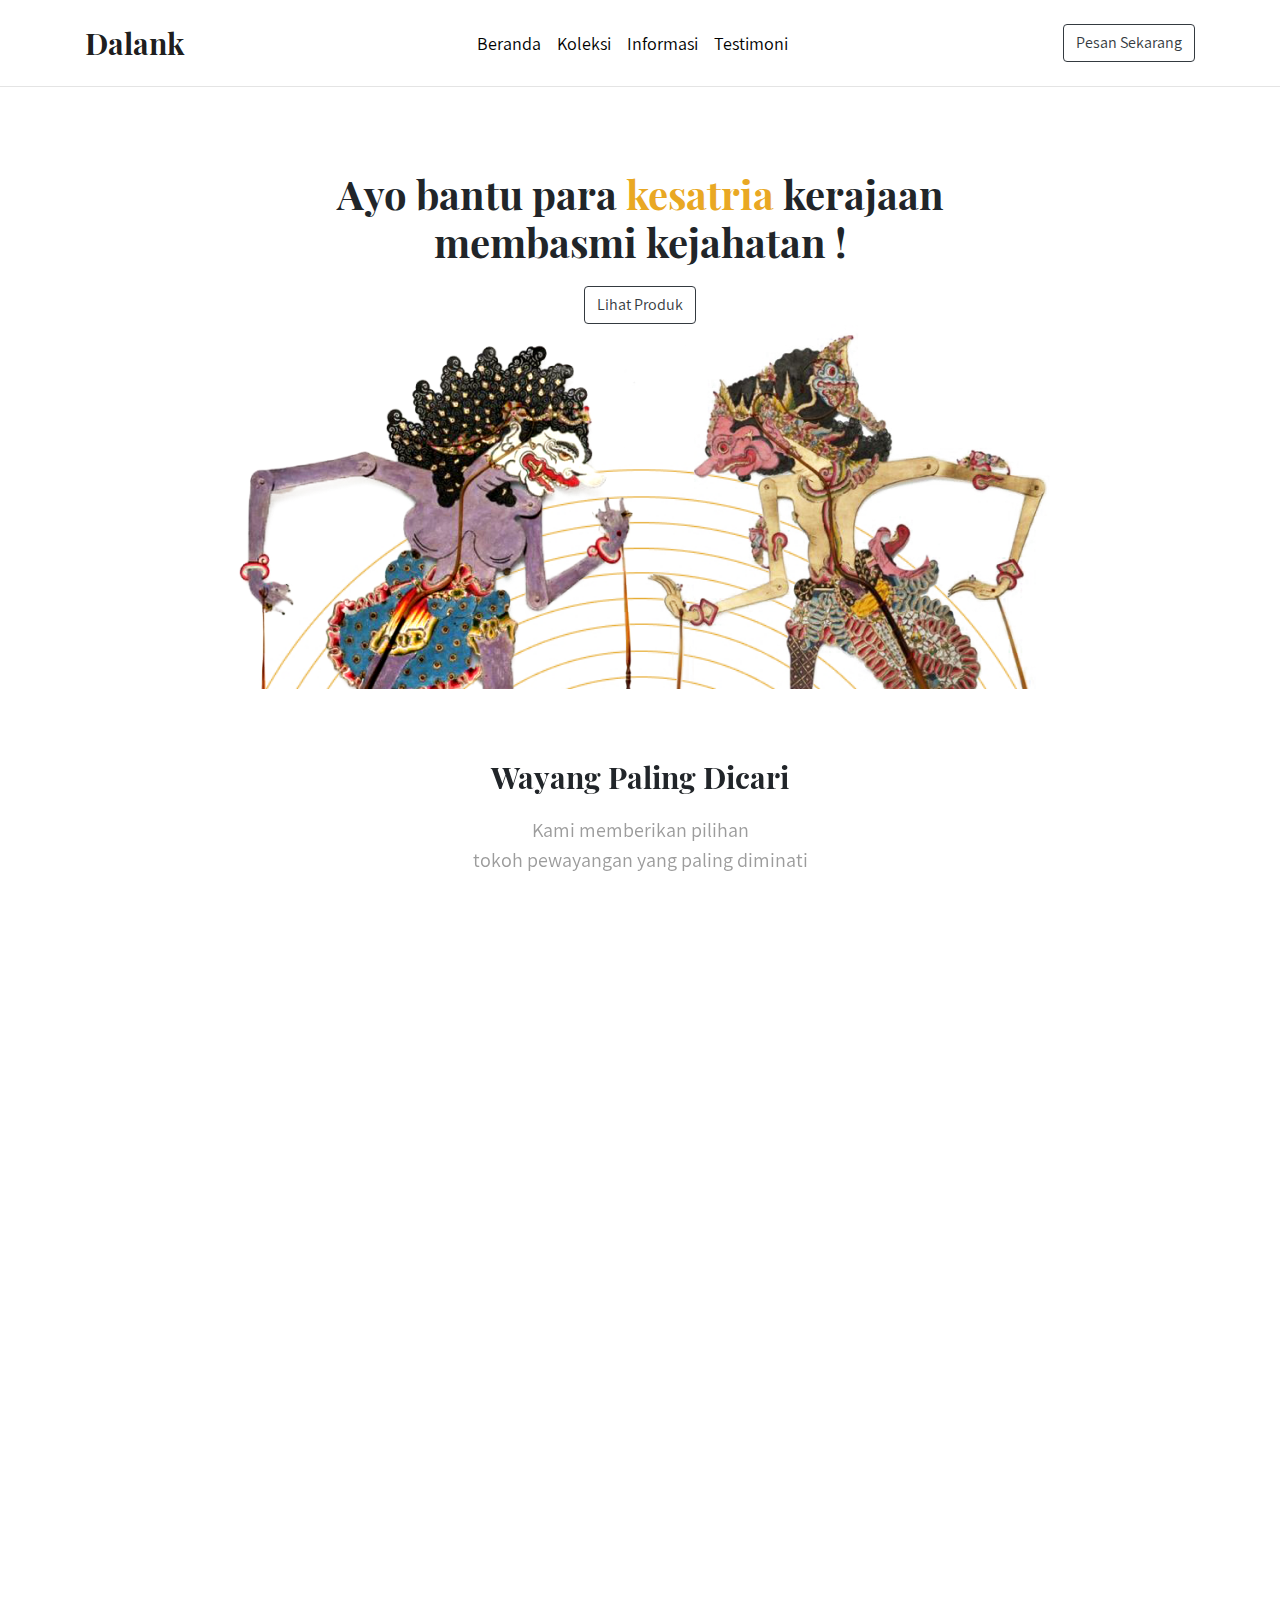
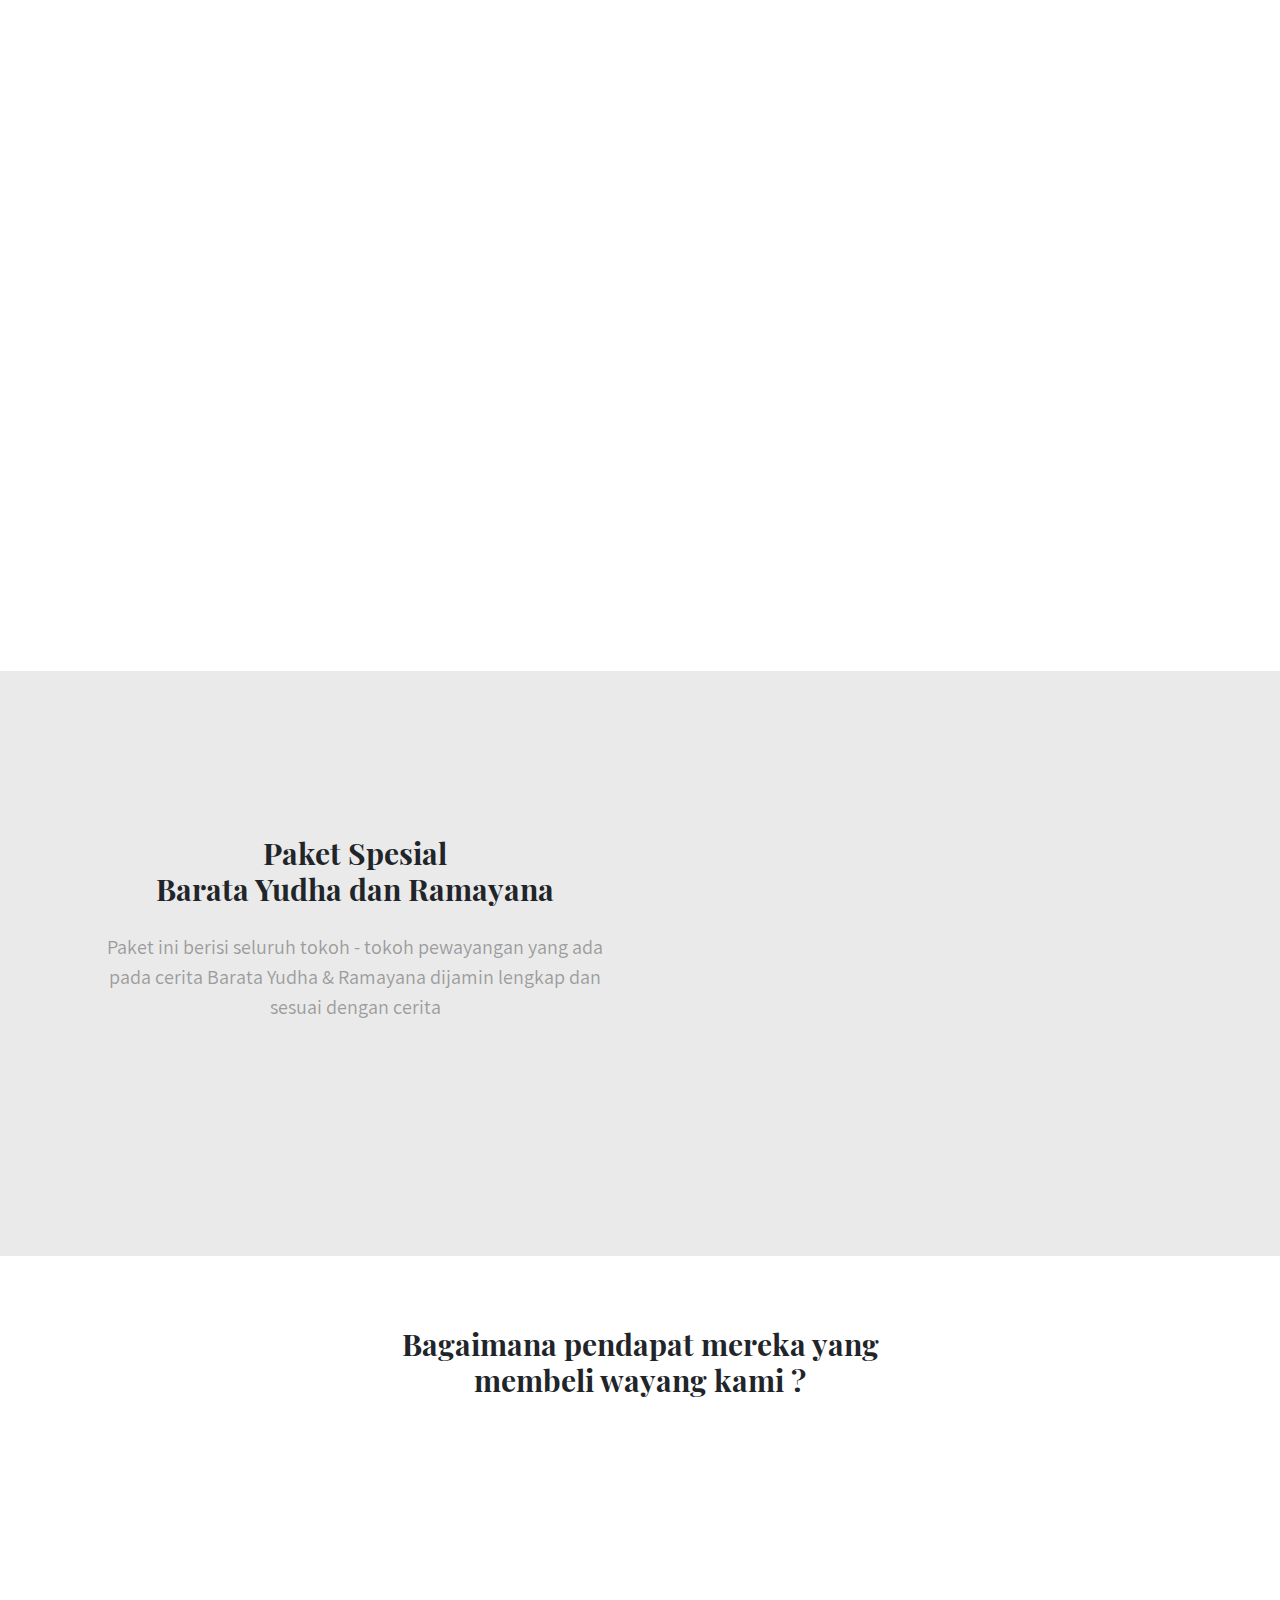
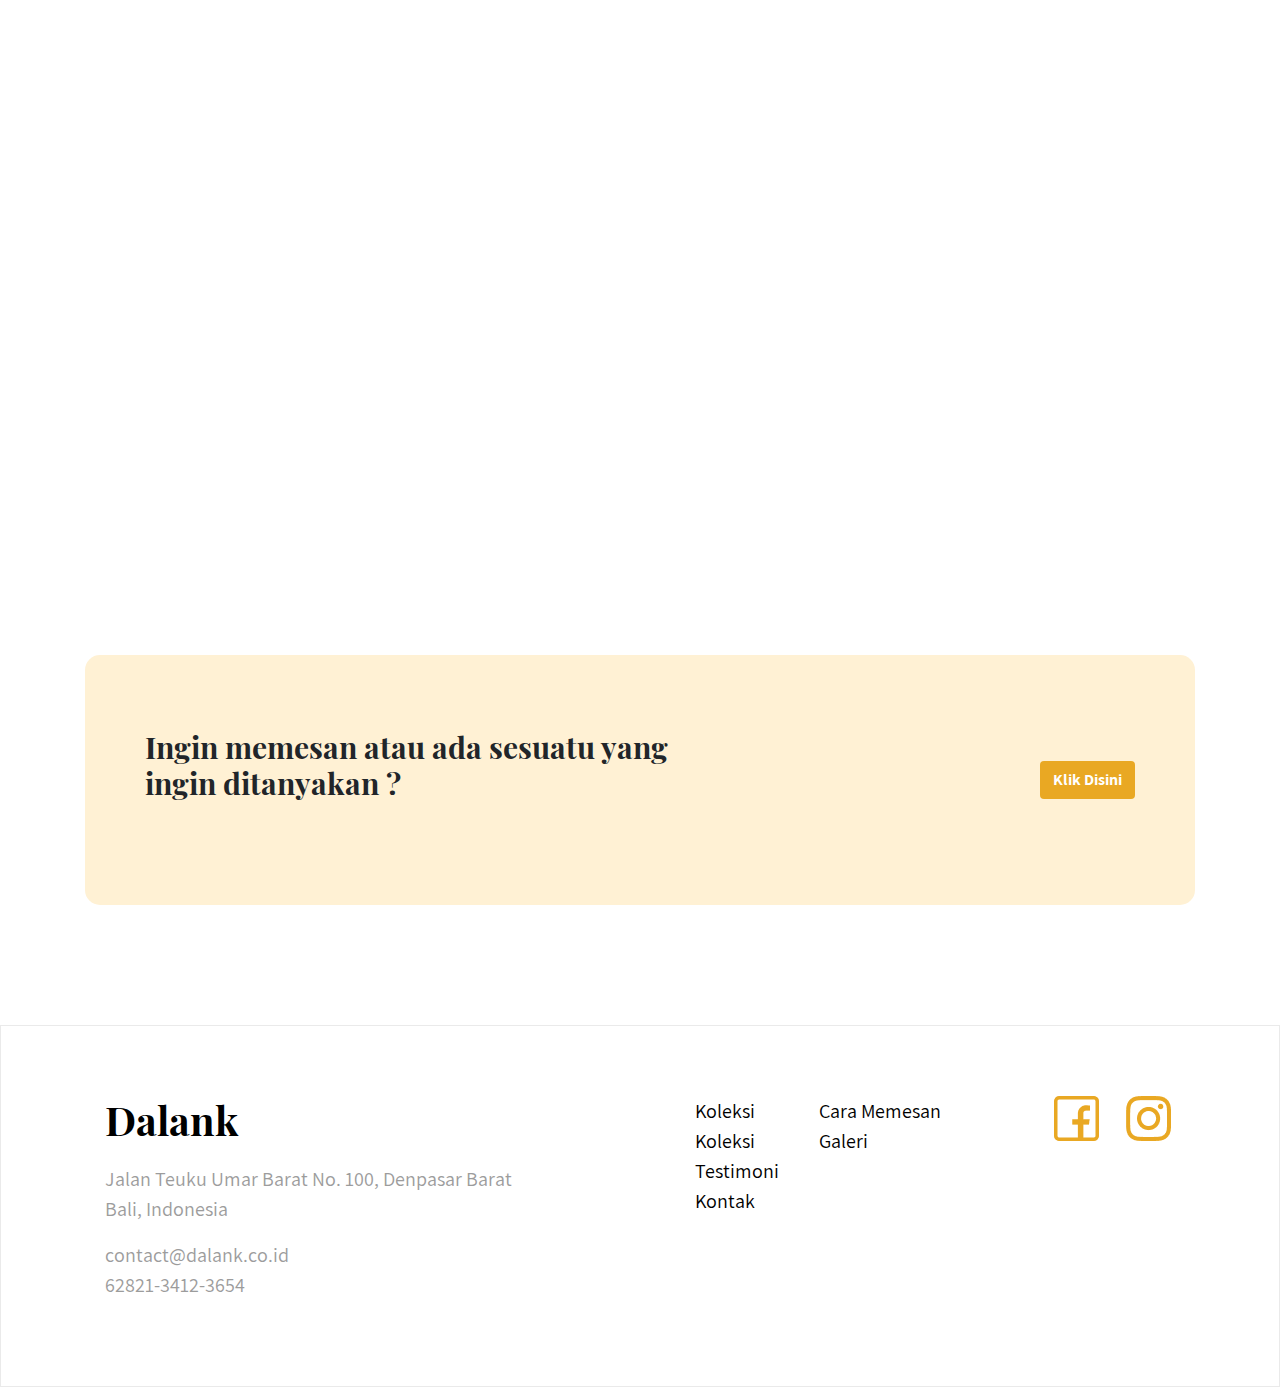
<file: index.html>
<!DOCTYPE html>
<html lang="en">
<head>
    <meta charset="UTF-8">
    <meta name="viewport" content="width=device-width, initial-scale=1.0">
    <link rel="stylesheet" href="css/main.css">
    <link rel="stylesheet" href="vendor/bootstrap/css/bootstrap.min.css">
    <link rel="stylesheet" href="vendor/aos/dist/aos.css">
    <title>Dalank</title>
</head>
<body>
    <nav class="navbar navbar-expand-lg navbar-light bg-white fixed-top">
        <div class="container">
            <a class="navbar-brand scroll-page" href="#beranda">Dalank</a>
            <button class="navbar-toggler" type="button" data-toggle="collapse" data-target="#navbar">
            <span class="navbar-toggler-icon"></span>
            </button>
            <!-- Menu dekstop -->
            <div class="collapse navbar-collapse" id="navbar">
                <ul class="navbar-nav mr-auto ml-auto">
                    <li class="nav-item ">
                        <a class="nav-link scroll-page" href="#beranda">Beranda</a>
                    </li>
                    <li class="nav-item">
                        <a class="nav-link scroll-page" href="#produk">Koleksi</a>
                    </li>
                    <li class="nav-item">
                        <a class="nav-link scroll-page" href="#informasi">Informasi</a>
                    </li>
                    <li class="nav-item">
                        <a class="nav-link scroll-page" href="#testimoni">Testimoni</a>
                    </li>
                </ul>
                <a href="https://api.whatsapp.com/send?phone=6281236540148" class="btn btn-outline-dark my-3">Pesan Sekarang</a> 
            </div>
        </div>    
    </nav>
    <header id="beranda">
        <div class="container">
            <div class="d-flex align-items-center flex-column">
                <h2 class="text-center">Ayo bantu para <span>kesatria</span> kerajaan <br>membasmi kejahatan ! </h2>
                <div>
                    <a href="#produk" class="btn btn-outline-dark scroll-page">Lihat Produk</a>
                </div> 
                <div class="illustration">
                    <img class="d-none d-lg-block" src="img/ilustrasi/ilustrasi-1.png" alt="wayang">
                    <img class="d-lg-none" src="img/ilustrasi/ilustrasi-mobile.png" alt="wayang-2">
                </div>
            </div>
        </div>
    </header>
    <section class="produk" id="produk">
        <div class="container">
            <div data-aos="fade-up" class="title-produk text-center aos-init">
                <h3>Wayang Paling Dicari</h3>
                <p>Kami memberikan pilihan <br> tokoh pewayangan yang paling diminati</p>
            </div>
            <div class="row produk-list">
                <div data-aos="fade-up" class="col-12 col-md-6 col-lg-3 aos-init">
                    <a href="gatot-kaca.html">
                        <div class="card">
                            <div class="image">
                                <img src="img/produk/produk-1.jpg" alt="Gatot Kaca">
                            </div>
                            <div class="info">
                                <h3>Gatot Kaca</h3>
                                <p>IDR 200,000</p>
                            </div>
                            <div class="hover d-flex justify-content-center align-items-center">
                                <div class="find">
                                    <img src="img/icon/find.png" alt="search">
                                </div>
                            </div>
                        </div>
                    </a>
                </div>
                <div data-aos="fade-up" class="col-12 col-md-6 col-lg-3 aos-init">
                    <a href="hanoman.html">
                        <div class="card">
                            <div class="image">
                                <img src="img/produk/produk-2.jpg" alt="Hanoman">
                            </div>
                            <div class="info">
                                <h3>Hanoman</h3>
                                <p>IDR 150,000</p>
                            </div>
                            <div class="hover d-flex justify-content-center align-items-center">
                                <div class="find">
                                    <img src="img/icon/find.png" alt="search">
                                </div>
                            </div>
                        </div>
                    </a>
                </div>
                <div data-aos="fade-up" class="col-12 col-md-6 col-lg-3 aos-init">
                    <a href="kumbakarna.html">
                        <div class="card">
                            <div class="image">
                                <img src="img/produk/produk-3.jpg" alt="Kumbakarna">
                            </div>
                            <div class="info">
                                <h3>Kumbakarna</h3>
                                <p>IDR 180,000</p>
                            </div>
                            <div class="hover d-flex justify-content-center align-items-center">
                                <div class="find">
                                    <img src="img/icon/find.png" alt="search">
                                </div>
                            </div>
                        </div>
                    </a>
                </div>
                <div data-aos="fade-up" class="col-12 col-md-6 col-lg-3 aos-init">
                    <a href="subali.html">
                        <div class="card">
                            <div class="image">
                                <img src="img/produk/produk-4.jpg" alt="Subali">
                            </div>
                            <div class="info">
                                <h3>Subali</h3>
                                <p>IDR 140,000</p>
                            </div>
                            <div class="hover d-flex justify-content-center align-items-center">
                                <div class="find">
                                    <img src="img/icon/find.png" alt="search">
                                </div>
                            </div>
                        </div>
                    </a>
                </div>
            </div>
            <div data-aos="fade-up" class="text-center aos-init">
                <a href="" class="btn btn-outline-dark">Selengkapnya</a>
            </div>
        </div>
    </section>
    <section class="informasi" id="informasi">
        <div class="container">
            <div class="row">
                <div data-aos="fade-right" class="col-12 col-lg-7 aos-init">
                    <div class="info-about">
                        <h3 class="text-center text-lg-left">Kenapa kamu harus membeli produk <br> wayang kulit di Dalank ?</h3>
                        <p class="text-center text-lg-left">Dalank merupakan sebuah tempat dimana kamu bisa mencari koleksi wayang kulit terlengkap se-indonesia. kualitas yang kami tawarkan lebih baik dari toko - toko yang lain karena wayang kulit kami dibuat oleh ahli seniman  yang sudah lama berkecimpung di dunia seni pembuatan wayang.</p>
                        <div class="d-flex flex-wrap">
                            <div class="info-icon d-flex align-items-center">
                                <img src="img/icon/ic_bahan.png" alt="bahan">
                                <div class="info-text d-flex flex-column">
                                    <span>Bahan</span>
                                    <label>Kulit Asli</label>
                                </div>
                            </div>
                            <div class="info-icon d-flex align-items-center">
                                <img src="img/icon/ic_tahanair.png" alt="bahan">
                                <div class="info-text d-flex flex-column">
                                    <span>Kualitas</span>
                                    <label>Tahan Air</label>
                                </div>
                            </div>
                            <div class="info-icon d-flex align-items-center">
                                <img src="img/icon/ic_bahan.png" alt="bahan">
                                <div class="info-text d-flex flex-column">
                                    <span>Ketahanan</span>
                                    <label>Tidak Mudah Rusak</label>
                                </div>
                            </div>
                        </div>
                    </div>
                </div>
                <div class="col-12 col-lg-5">
                    <div data-aos="fade-left" class="gambar d-none d-lg-block aos-init">
                        <img class="ilustrasi-2" src="img/ilustrasi/ilustrasi-2.png" alt="">
                    </div>
                </div>
            </div>
            <div data-aos="fade-up" class="row flex-column-reverse flex-lg-row mt-5 aos-init">
                <div class="col-lg-6">
                    <div class="row mt-5">
                        <div class="col-12 col-sm-4">
                            <div class="img-about-2">
                                <img src="img/ilustrasi/ilustrasi-3.jpg" alt="">
                            </div>
                        </div>
                        <div class="col-12 col-sm-4">
                            <div class="img-about-2">
                                <img src="img/ilustrasi/ilustrasi-4.jpg" alt="">
                            </div>
                        </div>
                        <div class="col-12 col-sm-4">
                            <div class="img-about-2">
                                <img src="img/ilustrasi/ilustrasi-5.jpg" alt="">
                            </div>
                        </div>
                    </div>
                </div>
                <div class="col-lg-6">
                    <div class="info-about">
                        <h3 class="text-center text-lg-right">Digunakan di berbagai macam <br> pertunjukan wayang</h3>
                        <p class="text-center text-lg-right">Kami juga dipercayai oleh seniman dalang yang ada di indonesia untuk wayng - wayang yang mereka gunakan saat pertunjukan pentas seni.</p>
                    </div>
                </div>
            </div>
        </div>
    </section>
    <section class="promo" id="promo">
        <div class="container">
            <div class="row align-items-center">
                <div class="col-lg-6">
                    <div class="promo-text">
                        <h3 class="text-center">Paket Spesial <br> Barata Yudha dan Ramayana</h3>
                        <p class="text-center">Paket ini berisi seluruh tokoh - tokoh pewayangan yang ada pada cerita Barata Yudha & Ramayana
                            dijamin lengkap dan sesuai dengan cerita</p>
                    </div>
                </div>
                <div class="col-lg-6">
                    <div class="row produk-list">
                        <div data-aos="flip-left" class="col-12 col-md-6 col-lg-6 aos-init">
                            <a href="baratayudha.html">
                                <div class="card">
                                    <div class="image">
                                        <img src="img/produk/baratayudha.png" alt="Wayang Kulit Baratayudha">
                                    </div>
                                    <div class="info">
                                        <h3>Barata Yudha</h3>
                                        <p>IDR 1,890,000</p>
                                    </div>
                                    <div class="hover d-flex justify-content-center align-items-center">
                                        <div class="find">
                                            <img src="img/icon/find.png" alt="search">
                                        </div>
                                    </div>
                                </div>
                            </a>
                        </div>
                        <div data-aos="flip-left" class="col-12 col-md-6 col-lg-6 aos-init">
                            <a href="ramayana.html">
                                <div class="card">
                                    <div class="image">
                                        <img src="img/produk/ramayana.png" alt="Wayang Kulit Ramayana">
                                    </div>
                                    <div class="info">
                                        <h3>Ramayana</h3>
                                        <p>IDR 1,550,000</p>
                                    </div>
                                    <div class="hover d-flex justify-content-center align-items-center">
                                        <div class="find">
                                            <img src="img/icon/find.png" alt="search">
                                        </div>
                                    </div>
                                </div>
                            </a>
                        </div>
                    </div>
                </div>
            </div>
        </div>
    </section>
    <section class="testimoni" id="testimoni">
        <div class="container">
            <h3 class="text-center">Bagaimana pendapat mereka yang <br> membeli wayang kami ?</h3>
            <div class="list-testimoni d-flex flex-column align-items-center flex-sm-row justify-content-sm-center align-items-sm-start flex-wrap">
                <div data-aos="zoom-in" class="card aos-init" style="width: 360px;">
                    <div class="card-body">
                        <p class="card-text">“Produk wayangnya bagus banget cocok buat koleksi. bsok saya mau pesen lagi 1 deh mau nyari yang Sangkuni.”</p>
                    </div>
                    <div class="customer d-flex align-items-center">
                        <div class="img-cstmr">
                            <img src="img/users/user-1.jpg" alt="">
                        </div>
                        <div class="d-flex flex-column">
                            <a class="name-cstmr" href="#">Gede Yoga Permana Putra</a>
                            <span>19101290</span>
                        </div>
                    </div>
                </div>
                <div data-aos="zoom-in" class="card aos-init" style="width: 360px;">
                    <div class="card-body">
                        <p class="card-text">“Mantap Abiez.”</p>
                    </div>
                    <div class="customer d-flex align-items-center">
                        <div class="img-cstmr">
                            <img src="img/users/user-4.png" alt="">
                        </div>
                        <div class="d-flex flex-column">
                            <a class="name-cstmr" href="#">Muh Azhari</a>
                            <span>18101321</span>
                        </div>
                    </div>
                </div>
                <div data-aos="zoom-in" class="card aos-init" style="width: 360px;">
                    <div class="card-body">
                        <p class="card-text">“Kemarin pesen wayang hanoman kualitasnya bagus banget.”</p>
                    </div>
                    <div class="customer d-flex align-items-center">
                        <div class="img-cstmr">
                            <img src="img/users/user-3.jpg" alt="">
                        </div>
                        <div class="d-flex flex-column">
                            <a class="name-cstmr" href="#">AA Gede Trinanta Putra </a>
                            <span>19101140</span>
                        </div>
                    </div>
                </div>
                <div data-aos="zoom-in" class="card aos-init" style="width: 360px;">
                    <div class="card-body">
                        <p class="card-text">“Wayangnya bagus buat dijadikan koleksi.”</p>
                    </div>
                    <div class="customer d-flex align-items-center">
                        <div class="img-cstmr">
                            <img src="img/users/user-2.jpg" alt="">
                        </div>
                        <div class="d-flex flex-column">
                            <a class="name-cstmr" href="#">Putu Gede Ryant Kusumayana S</a>
                            <span>21104138</span>
                        </div>
                    </div>
                </div>
                <div data-aos="zoom-in" class="card aos-init" style="width: 360px;">
                    <div class="card-body">
                        <p class="card-text">“Satu set wayang ramayananya kualitasnya bagsu banget kemarin dipakai pentas wayang masih bagus.”</p>
                    </div>
                    <div class="customer d-flex align-items-center">
                        <div class="img-cstmr">
                            <img src="img/users/user-6.png" alt="">
                        </div>
                        <div class="d-flex flex-column">
                            <a class="name-cstmr" href="#">Yaokim Tri Mardhi</a>
                            <span>19104257</span>
                        </div>
                    </div>
                </div>
            </div>
        </div>
    </section>
    <section class="banner" id="banner">
        <div class="container">
            <div class="banner-card d-flex flex-column justify-content-center flex-sm-row justify-content-sm-between align-items-sm-center">
                <h3>Ingin memesan atau ada sesuatu yang <br> ingin ditanyakan ? </h3>
                <div>
                    <a class="btn btn-orange" href="https://api.whatsapp.com/send?phone=6281236540123">Klik Disini</a>
                </div>
            </div>
        </div>
    </section>
    <footer>
        <div class="container">
            <div class="row">
                <div class="col-md-6">
                    <div class="info-footer">
                        <a href=""><h2>Dalank</h2></a>
                        <address>Jalan Teuku Umar Barat No. 100, Denpasar Barat <br> Bali, Indonesia</address>
                        <p>contact@dalank.co.id <br>
                            62821-3412-3654</p>
                    </div>
                </div>
                <div class="col-md-6 d-flex flex-column flex-lg-row justify-content-sm-between">
                    <div class="menu-footer d-flex">
                        <ul>
                            <li><a href="index.html#produk">Koleksi</a></li>
                            <li><a href="index.html#informasi">Koleksi</a></li>
                            <li><a href="index.html#testimoni">Testimoni</a></li>
                            <li><a href="">Kontak</a></li>
                        </ul>
                        <ul>
                            <li><a href="">Cara Memesan</a></li>
                            <li><a href="">Galeri</a></li>
                            
                        </ul>
                    </div>
                    <div class="social-media">
                        <a class="mr-4" href="https://www.facebook.com/profile.php?id=100004376956632"><img src="img/icon/ic_fb.png" alt=""></a>
                        <a class="mr-4" href="https://www.instagram.com/igdyogapermana/"><img src="img/icon/ic_ig.png" alt=""></a>
                    </div>
                </div>
            </div>
        </div>
    </footer>
    
    <script src="vendor/jquery/jquery.js"></script>
    <script src="vendor/bootstrap/js/bootstrap.min.js"></script>
    <script src="vendor/aos/dist/aos.js"></script>
    <script>
        AOS.init({
            easing: 'ease-out-back',
            duration: 1000
        });
        $(document).ready(function(){
            $('.scroll-page').click(function(e){
                var tujuan = $(this).attr('href');
                var elemenTujuan = $(tujuan);

                $('html , body').animate({
                    scrollTop : elemenTujuan.offset().top - 70
                }, 1250 , 'swing');
                e.preventDefault();
            });
        });
    </script>
</body>
</html>
</file>
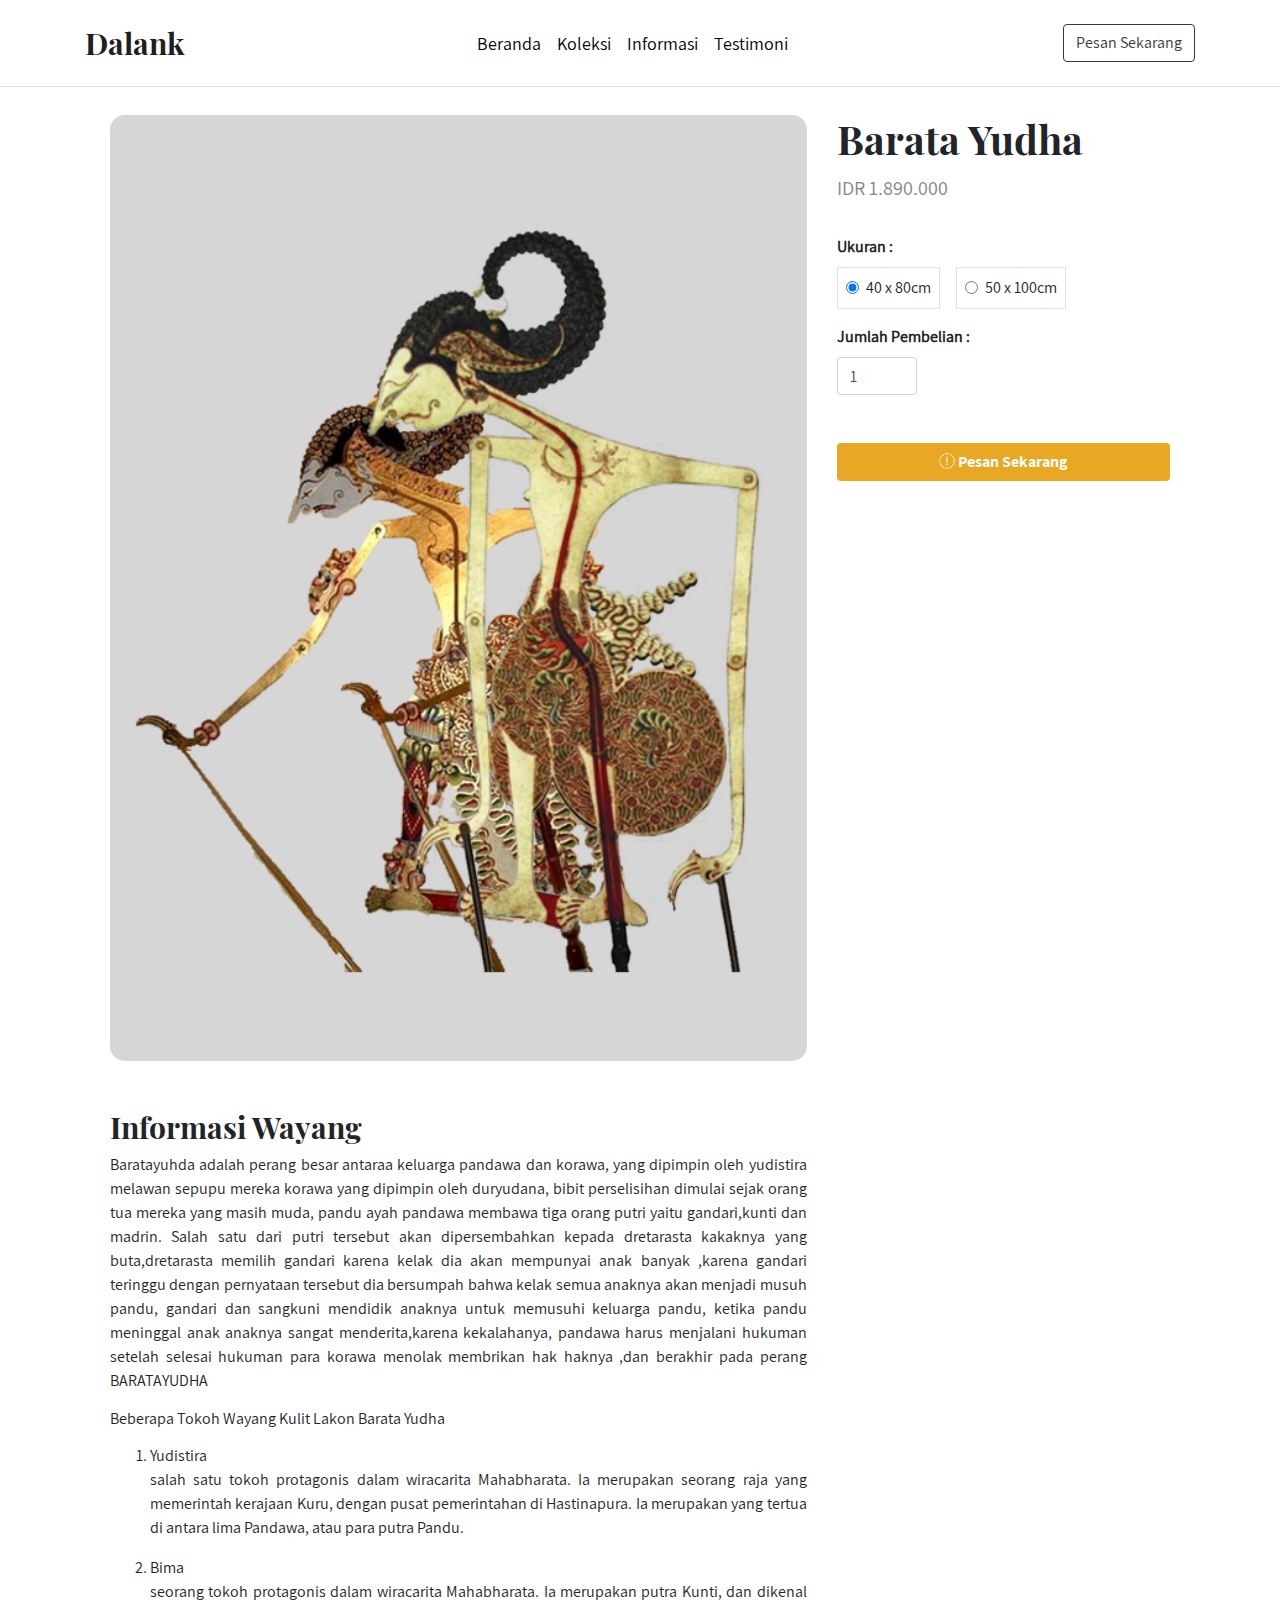
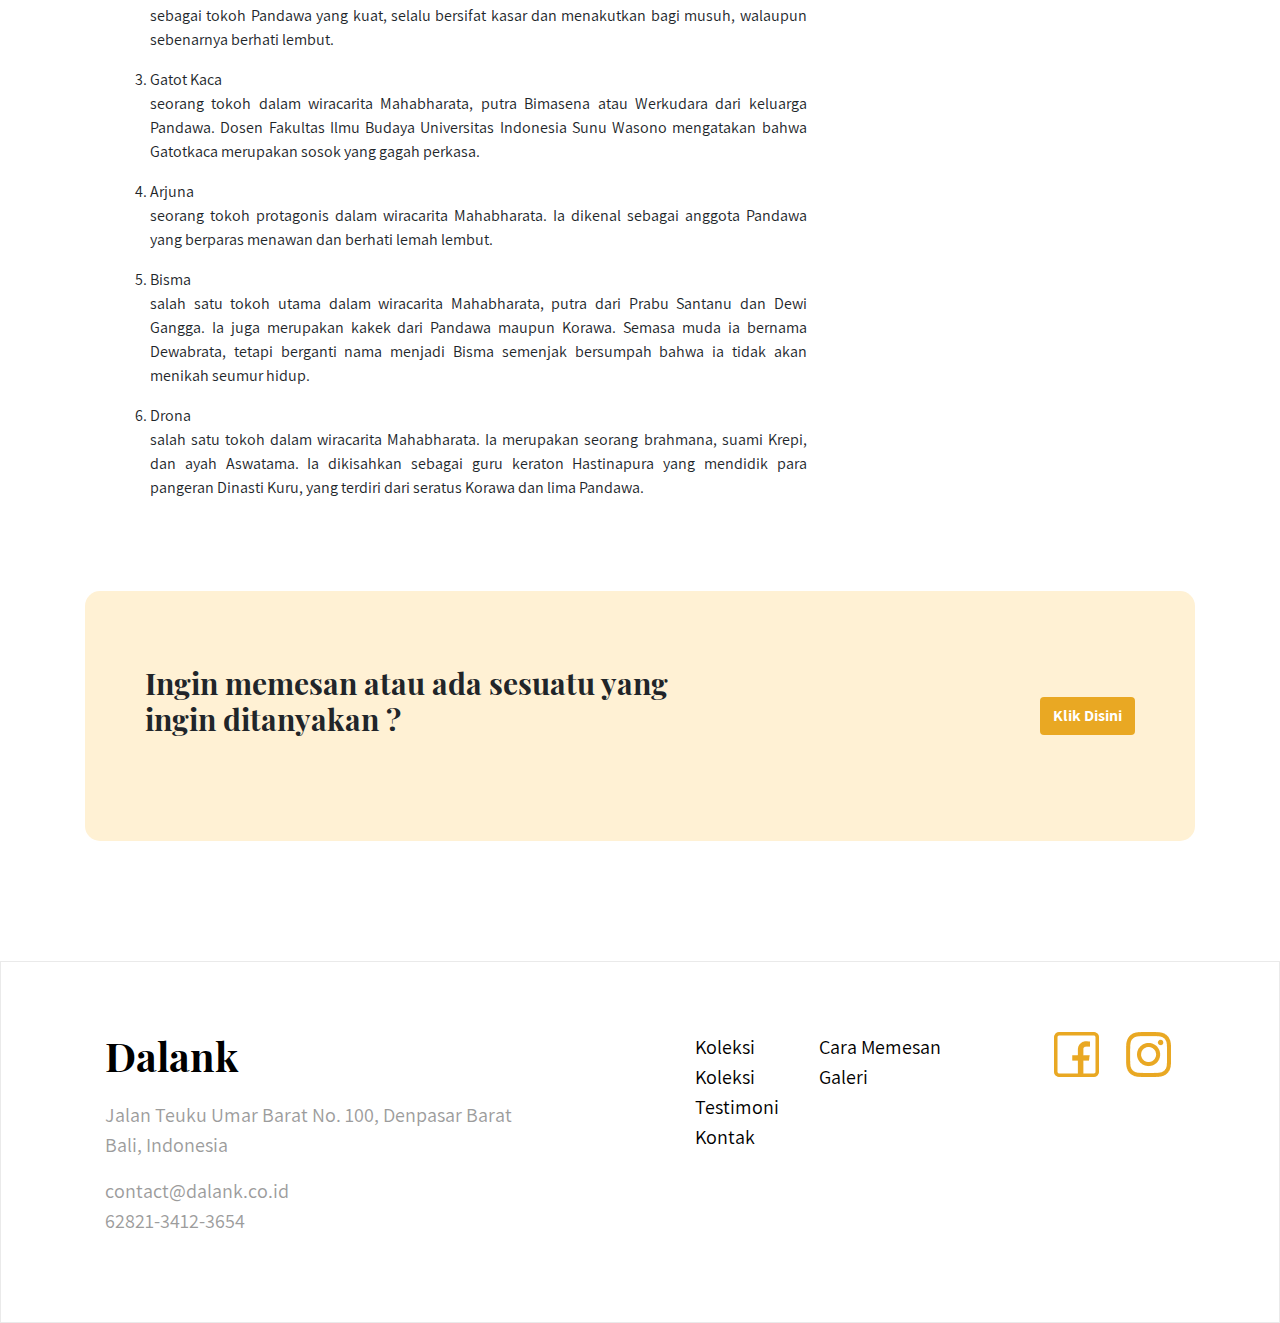
<file: baratayudha.html>
<!DOCTYPE html>
<html lang="en">
  <head>
    <meta charset="UTF-8" />
    <meta name="viewport" content="width=device-width, initial-scale=1.0" />
    <link rel="stylesheet" href="css/main.css" />
    <link rel="stylesheet" href="vendor/bootstrap/css/bootstrap.min.css" />
    <link rel="stylesheet" href="vendor/aos/dist/aos.css" />
    <link
      rel="stylesheet"
      href="vendor//fancybox/fancybox/jquery.fancybox-1.3.4.css"
    />
    <link rel="stylesheet" href="./vendor/fontawesome/css/all.min.css">
    <link rel="stylesheet" href="./vendor/fontawesome/css/fontawesome.min.css">
    <title>Dalank</title>
  </head>
  <body>
    <nav class="navbar navbar-expand-lg navbar-light bg-white fixed-top">
      <div class="container">
        <a class="navbar-brand scroll-page" href="#beranda">Dalank</a>
        <button
          class="navbar-toggler"
          type="button"
          data-toggle="collapse"
          data-target="#navbar"
        >
          <span class="navbar-toggler-icon"></span>
        </button>
        <!-- Menu dekstop -->
        <div class="collapse navbar-collapse" id="navbar">
          <ul class="navbar-nav mr-auto ml-auto">
            <li class="nav-item">
              <a class="nav-link scroll-page" href="index.html#beranda"
                >Beranda</a
              >
            </li>
            <li class="nav-item">
              <a class="nav-link scroll-page" href="index.html#produk"
                >Koleksi</a
              >
            </li>
            <li class="nav-item">
              <a class="nav-link scroll-page" href="index.html#informasi"
                >Informasi</a
              >
            </li>
            <li class="nav-item">
              <a class="nav-link scroll-page" href="index.html#testimoni"
                >Testimoni</a
              >
            </li>
          </ul>
          <a
            href="https://api.whatsapp.com/send?phone=6281236540123"
            class="btn btn-outline-dark my-3"
            >Pesan Sekarang</a
          >
        </div>
      </div>
    </nav>

    <section class="detail">
      <div class="container">
        <div class="product-detail">
          <div class="row">
            <div class="col-lg-8 mb-5">
              <a class="fancybox" href="./img/produk/produk-1.jpg">
                <div class="product-preview">
                  <img src="./img/produk/baratayudha.png" alt="" />
                </div>
              </a>
            </div>
            <div id="buy" class="col-lg-4">
              <div class="product-description">
                <div class="description-header">
                  <h2>Barata Yudha</h2>
                  <p for="">IDR 1.890.000</p>
                </div>
                <div class="pt-3">
                  <label class="font-weight-bold" for="">Ukuran :</label>
                  <div class="d-flex">
                    <div class="p-2 border mr-3">
                      <div class="form-check">
                        <input
                          class="form-check-input"
                          type="radio"
                          name="exampleRadios"
                          id="option1"
                          value="option1"
                          checked
                        />
                        <label class="form-check-label" for="option1">
                          40 x 80cm
                        </label>
                      </div>
                    </div>
                    <div class="p-2 border mr-3">
                      <div class="form-check">
                        <input
                          class="form-check-input"
                          type="radio"
                          name="exampleRadios"
                          id="option2"
                          value="option2"
                        />
                        <label class="form-check-label" for="option2">
                          50 x 100cm
                        </label>
                      </div>
                    </div>
                  </div>
                </div>
                <div class="pt-3">
                  <label class="font-weight-bold" for=""
                    >Jumlah Pembelian :</label
                  >
                  <div class="form-group" style="width: 80px">
                    <input
                      type="number"
                      class="form-control"
                      id="exampleFormControlInput1"
                      placeholder="0"
                      value="1"
                    />
                  </div>
                </div>
                <a href="https://api.whatsapp.com/send?phone=6281236540148" type="submit" class="btn btn-orange btn-block mt-5">
                  <i class="fa fa-whatsapp" aria-hidden="true"></i> Pesan Sekarang
                </a>
                <!-- <button
                  type="submit"
                  class="btn btn-outline-dark mt-3 btn-block"
                >
                  Beli Langsung
                </button> -->
              </div>
            </div>
          </div>
          <div class="row informasi-wayang">
            <div class="col-lg-8">
              <h3>Informasi Wayang</h3>
              <p>
                Baratayuhda adalah perang besar antaraa keluarga pandawa dan
                korawa, yang dipimpin oleh yudistira melawan sepupu mereka
                korawa yang dipimpin oleh duryudana, bibit perselisihan dimulai
                sejak orang tua mereka yang masih muda, pandu ayah pandawa
                membawa tiga orang putri yaitu gandari,kunti dan madrin. Salah
                satu dari putri tersebut akan dipersembahkan kepada dretarasta
                kakaknya yang buta,dretarasta memilih gandari karena kelak dia
                akan mempunyai anak banyak ,karena gandari teringgu dengan
                pernyataan tersebut dia bersumpah bahwa kelak semua anaknya akan
                menjadi musuh pandu, gandari dan sangkuni mendidik anaknya untuk
                memusuhi keluarga pandu, ketika pandu meninggal anak anaknya
                sangat menderita,karena kekalahanya, pandawa harus menjalani
                hukuman setelah selesai hukuman para korawa menolak membrikan
                hak haknya ,dan berakhir pada perang BARATAYUDHA
              </p>

              <h6>Beberapa Tokoh Wayang Kulit Lakon Barata Yudha</h6>
              <p>
                <ol>
                  <li>Yudistira</li>
                  <p>salah satu tokoh protagonis dalam wiracarita Mahabharata. Ia merupakan seorang raja yang memerintah kerajaan Kuru, dengan pusat pemerintahan di Hastinapura. Ia merupakan yang tertua di antara lima Pandawa, atau para putra Pandu.</p>
                  <li>Bima</li>
                  <p>seorang tokoh protagonis dalam wiracarita Mahabharata. Ia merupakan putra Kunti, dan dikenal sebagai tokoh Pandawa yang kuat, selalu bersifat kasar dan menakutkan bagi musuh, walaupun sebenarnya berhati lembut.</p>
                  <li>Gatot Kaca</li>
                  <p>seorang tokoh dalam wiracarita Mahabharata, putra Bimasena atau Werkudara dari keluarga Pandawa. Dosen Fakultas Ilmu Budaya Universitas Indonesia Sunu Wasono mengatakan bahwa Gatotkaca merupakan sosok yang gagah perkasa.</p>
                  <li>Arjuna</li>
                  <p> seorang tokoh protagonis dalam wiracarita Mahabharata. Ia dikenal sebagai anggota Pandawa yang berparas menawan dan berhati lemah lembut.</p>
                  <li>Bisma</li>
                  <p> salah satu tokoh utama dalam wiracarita Mahabharata, putra dari Prabu Santanu dan Dewi Gangga. Ia juga merupakan kakek dari Pandawa maupun Korawa. Semasa muda ia bernama Dewabrata, tetapi berganti nama menjadi Bisma semenjak bersumpah bahwa ia tidak akan menikah seumur hidup.</p>
                  <li>Drona</li>
                  <p> salah satu tokoh dalam wiracarita Mahabharata. Ia merupakan seorang brahmana, suami Krepi, dan ayah Aswatama. Ia dikisahkan sebagai guru keraton Hastinapura yang mendidik para pangeran Dinasti Kuru, yang terdiri dari seratus Korawa dan lima Pandawa.</p>
                </ol>
              </p>
            </div>
          </div>
        </div>
      </div>
    </section>

    <section class="banner" id="banner">
      <div class="container">
        <div
          class="banner-card d-flex flex-column justify-content-center flex-sm-row justify-content-sm-between align-items-sm-center"
        >
          <h3>
            Ingin memesan atau ada sesuatu yang <br />
            ingin ditanyakan ?
          </h3>
          <div>
            <a
              class="btn btn-orange"
              href="https://api.whatsapp.com/send?phone=6281236540123"
              >Klik Disini</a
            >
          </div>
        </div>
      </div>
    </section>
    <footer>
      <div class="container">
        <div class="row">
          <div class="col-md-6">
            <div class="info-footer">
              <a href=""><h2>Dalank</h2></a>
              <address>
                Jalan Teuku Umar Barat No. 100, Denpasar Barat <br />
                Bali, Indonesia
              </address>
              <p>
                contact@dalank.co.id <br />
                62821-3412-3654
              </p>
            </div>
          </div>
          <div
            class="col-md-6 d-flex flex-column flex-lg-row justify-content-sm-between"
          >
            <div class="menu-footer d-flex">
              <ul>
                <li><a href="index.html#produk">Koleksi</a></li>
                <li><a href="index.html#informasi">Koleksi</a></li>
                <li><a href="">Testimoni</a></li>
                <li><a href="">Kontak</a></li>
              </ul>
              <ul>
                <li><a href="">Cara Memesan</a></li>
                <li><a href="">Galeri</a></li>
              </ul>
            </div>
            <div class="social-media">
              <a class="mr-4" href=""
                ><img src="img/icon/ic_fb.png" alt=""
              /></a>
              <a class="mr-4" href=""
                ><img src="img/icon/ic_ig.png" alt=""
              /></a>
            </div>
          </div>
        </div>
      </div>
    </footer>

    <script src="vendor/jquery/jquery.js"></script>
    <script src="vendor/bootstrap/js/bootstrap.min.js"></script>
    <script src="vendor/aos/dist/aos.js"></script>
    <script src="./vendor/fontawesome/js/all.min.js"></script>
    <script src="./vendor/fontawesome/js/fontawesome.min.js"></script>

    <script>
      AOS.init({
        easing: "ease-out-back",
        duration: 1000,
      });
      $(document).ready(function () {
        $(".scroll-page").click(function (e) {
          var tujuan = $(this).attr("href");
          var elemenTujuan = $(tujuan);

          $("html , body").animate(
            {
              scrollTop: elemenTujuan.offset().top - 70,
            },
            1250,
            "swing"
          );
          e.preventDefault();
        });

        var windw = this;

        $.fn.followTo = function () {
          var $this = this,
            $window = $(windw);

          $window.scroll(function (e) {
            console.log($(".banner").innerHeight);
            if (window.innerWidth >= 998) {
              if (
                $window.scrollTop() >
                $(".banner").offset().top - $(window).scrollTop()
              ) {
                $this.css({
                  position: "absolute",
                  top: $(".banner").offset().top - $("#buy").height() - 10,
                  right: "80px",
                  padding: "0 65px 0 52px",
                });
              } else {
                $this.css({
                  position: "fixed",
                  top: "115px",
                  right: "80px",
                  padding: "0 65px 0 52px",
                });
              }
            }
          });

          $(window).resize(function () {
            if (this.innerWidth <= 998) {
              $("#buy").css({
                position: "static",
              });
            }
          });
        };

        $("#buy").followTo();
      });
    </script>
  </body>
</html>
</file>
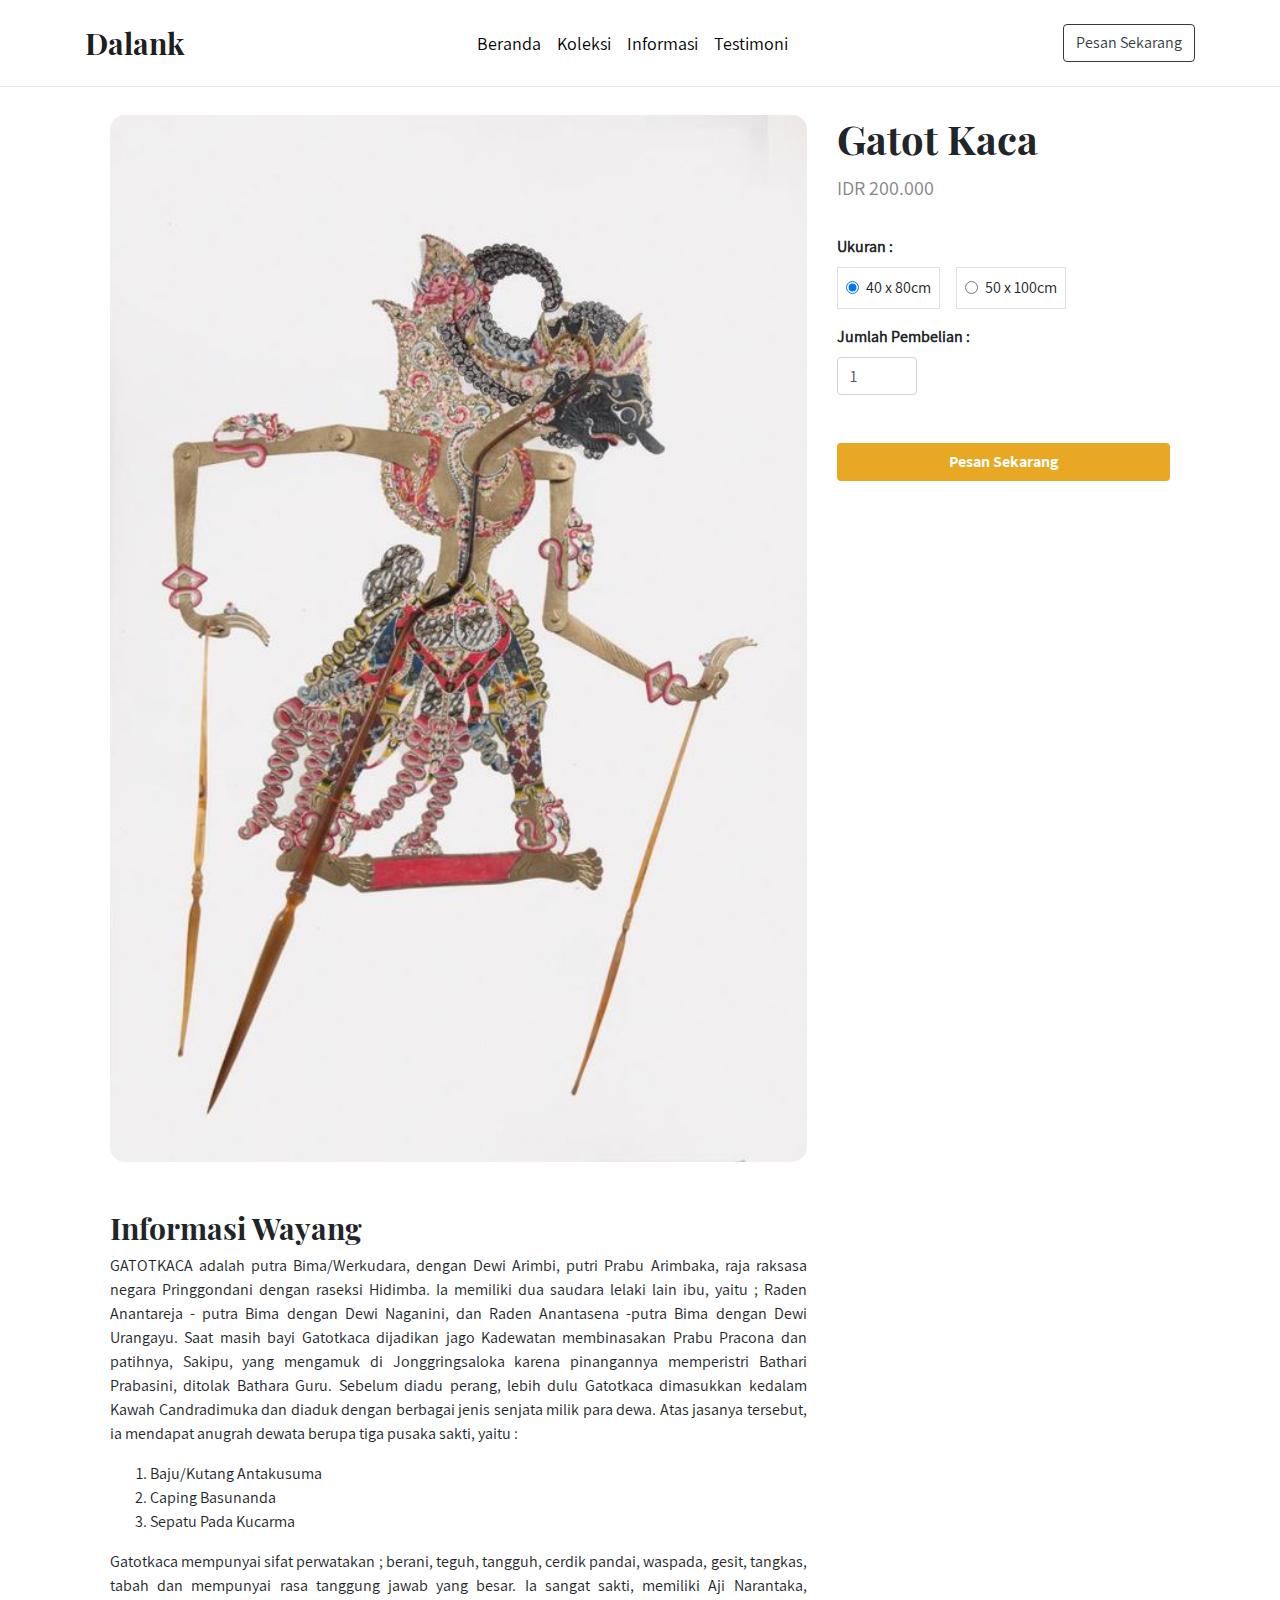
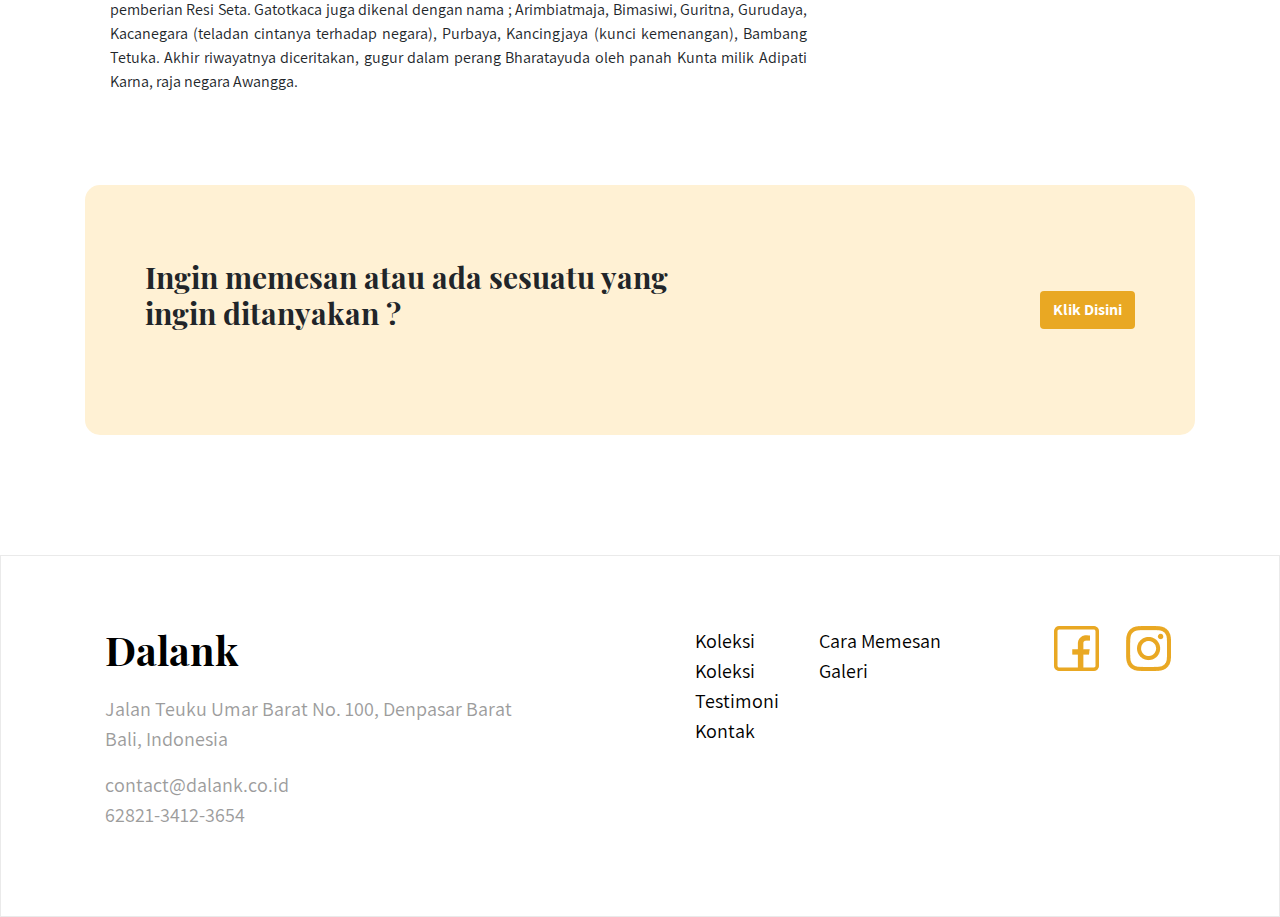
<file: gatot-kaca.html>
<!DOCTYPE html>
<html lang="en">
  <head>
    <meta charset="UTF-8" />
    <meta name="viewport" content="width=device-width, initial-scale=1.0" />
    <link rel="stylesheet" href="css/main.css" />
    <link rel="stylesheet" href="vendor/bootstrap/css/bootstrap.min.css" />
    <link rel="stylesheet" href="vendor/aos/dist/aos.css" />
    <link rel="stylesheet" href="vendor//fancybox/fancybox/jquery.fancybox-1.3.4.css" />
    <title>Dalank</title>
  </head>
  <body>
    <nav class="navbar navbar-expand-lg navbar-light bg-white fixed-top">
      <div class="container">
        <a class="navbar-brand scroll-page" href="#beranda">Dalank</a>
        <button
          class="navbar-toggler"
          type="button"
          data-toggle="collapse"
          data-target="#navbar"
        >
          <span class="navbar-toggler-icon"></span>
        </button>
        <!-- Menu dekstop -->
        <div class="collapse navbar-collapse" id="navbar">
          <ul class="navbar-nav mr-auto ml-auto">
            <li class="nav-item">
              <a class="nav-link scroll-page" href="index.html#beranda">Beranda</a>
            </li>
            <li class="nav-item">
              <a class="nav-link scroll-page" href="index.html#produk">Koleksi</a>
            </li>
            <li class="nav-item">
              <a class="nav-link scroll-page" href="index.html#informasi">Informasi</a>
            </li>
            <li class="nav-item">
              <a class="nav-link scroll-page" href="index.html#testimoni">Testimoni</a>
            </li>
          </ul>
          <a
            href="https://api.whatsapp.com/send?phone=6281236540123"
            class="btn btn-outline-dark my-3"
            >Pesan Sekarang</a
          >
        </div>
      </div>
    </nav>

    <section class="detail">
      <div class="container">
        <div class="product-detail">
          <div class="row">
            <div class="col-lg-8 mb-5">
              <a class="fancybox" href="./img/produk/produk-1.jpg">
                <div class="product-preview">
                    <img src="./img/produk/produk-1.jpg" alt="" />
                </div>
              </a>
            </div>
            <div id="buy" class="col-lg-4">
              <div class="product-description">
                <div class="description-header">
                  <h2>Gatot Kaca</h2>
                  <p for="">IDR 200.000</p>
                </div>
                <div class="pt-3">
                  <label class="font-weight-bold" for="">Ukuran :</label>
                  <div class="d-flex">
                    <div class="p-2 border mr-3">
                      <div class="form-check">
                        <input
                          class="form-check-input"
                          type="radio"
                          name="exampleRadios"
                          id="option1"
                          value="option1"
                          checked
                        />
                        <label class="form-check-label" for="option1">
                          40 x 80cm
                        </label>
                      </div>
                    </div>
                    <div class="p-2 border mr-3">
                      <div class="form-check">
                        <input
                          class="form-check-input"
                          type="radio"
                          name="exampleRadios"
                          id="option2"
                          value="option2"
                        />
                        <label class="form-check-label" for="option2">
                          50 x 100cm
                        </label>
                      </div>
                    </div>
                  </div>
                </div>
                <div class="pt-3">
                  <label class="font-weight-bold" for=""
                    >Jumlah Pembelian :</label
                  >
                  <div class="form-group" style="width: 80px;">
                    <input
                      type="number"
                      class="form-control"
                      id="exampleFormControlInput1"
                      placeholder="0"
                      value="1"
                    />
                  </div>
                </div>
                <a href="https://api.whatsapp.com/send?phone=6281236540148" type="submit" class="btn btn-orange btn-block mt-5">
                    Pesan Sekarang
                </a>
                <!-- <button type="submit" class="btn btn-outline-dark mt-3 btn-block">
                    Beli Langsung
                </button> -->
              </div>
            </div>
          </div>
          <div class="row informasi-wayang">
            <div class="col-lg-8">
                <h3>Informasi Wayang</h3>
                <p>
                    GATOTKACA adalah putra Bima/Werkudara, dengan Dewi Arimbi, putri Prabu Arimbaka, raja raksasa negara Pringgondani dengan raseksi Hidimba. Ia memiliki dua saudara lelaki lain ibu, yaitu ; Raden Anantareja - putra Bima dengan Dewi Naganini, dan Raden Anantasena -putra Bima dengan Dewi Urangayu.
                    Saat masih bayi Gatotkaca dijadikan jago Kadewatan membinasakan Prabu Pracona dan patihnya, Sakipu, yang mengamuk di Jonggringsaloka karena pinangannya memperistri Bathari Prabasini, ditolak Bathara Guru. Sebelum diadu perang, lebih dulu Gatotkaca dimasukkan kedalam Kawah Candradimuka dan diaduk dengan berbagai jenis senjata milik para dewa.
                    Atas jasanya tersebut, ia mendapat anugrah dewata berupa tiga pusaka sakti, yaitu :

                    <ol>
                        <li>Baju/Kutang Antakusuma</li>
                        <li>Caping Basunanda</li>
                        <li>Sepatu Pada Kucarma</li>
                    </ol>
                </p>
                <p>
                    Gatotkaca mempunyai sifat perwatakan ; berani, teguh, tangguh, cerdik pandai, waspada, gesit, tangkas, tabah dan mempunyai rasa tanggung jawab yang besar. Ia sangat sakti, memiliki Aji Narantaka, pemberian Resi Seta.
                    Gatotkaca juga dikenal dengan nama ; Arimbiatmaja, Bimasiwi, Guritna, Gurudaya, Kacanegara (teladan cintanya terhadap negara), Purbaya, Kancingjaya (kunci kemenangan), Bambang Tetuka. Akhir riwayatnya diceritakan, gugur dalam perang Bharatayuda oleh panah Kunta milik Adipati Karna, raja negara Awangga.

                </p>
            </div>
          </div>
        </div>
      </div>
    </section>

    <section class="banner" id="banner">
      <div class="container">
        <div
          class="banner-card d-flex flex-column justify-content-center flex-sm-row justify-content-sm-between align-items-sm-center"
        >
          <h3>
            Ingin memesan atau ada sesuatu yang <br />
            ingin ditanyakan ?
          </h3>
          <div>
            <a
              class="btn btn-orange"
              href="https://api.whatsapp.com/send?phone=6281236540123"
              >Klik Disini</a
            >
          </div>
        </div>
      </div>
    </section>
    <footer>
      <div class="container">
        <div class="row">
          <div class="col-md-6">
            <div class="info-footer">
              <a href=""><h2>Dalank</h2></a>
              <address>
                Jalan Teuku Umar Barat No. 100, Denpasar Barat <br />
                Bali, Indonesia
              </address>
              <p>
                contact@dalank.co.id <br />
                62821-3412-3654
              </p>
            </div>
          </div>
          <div
            class="col-md-6 d-flex flex-column flex-lg-row justify-content-sm-between"
          >
            <div class="menu-footer d-flex">
              <ul>
                <li><a href="index.html#produk">Koleksi</a></li>
                <li><a href="index.html#informasi">Koleksi</a></li>
                <li><a href="">Testimoni</a></li>
                <li><a href="">Kontak</a></li>
              </ul>
              <ul>
                <li><a href="">Cara Memesan</a></li>
                <li><a href="">Galeri</a></li>
              </ul>
            </div>
            <div class="social-media">
              <a class="mr-4" href=""
                ><img src="img/icon/ic_fb.png" alt=""
              /></a>
              <a class="mr-4" href=""
                ><img src="img/icon/ic_ig.png" alt=""
              /></a>
            </div>
          </div>
        </div>
      </div>
    </footer>

    <script src="vendor/jquery/jquery.js"></script>
    <script src="vendor/bootstrap/js/bootstrap.min.js"></script>
    <script src="vendor/aos/dist/aos.js"></script>

    
    <script>
      AOS.init({
        easing: "ease-out-back",
        duration: 1000,
      });
      $(document).ready(function () {
        $(".scroll-page").click(function (e) {
          var tujuan = $(this).attr("href");
          var elemenTujuan = $(tujuan);

          $("html , body").animate(
            {
              scrollTop: elemenTujuan.offset().top - 70,
            },
            1250,
            "swing"
          );
          e.preventDefault();
        });

        var windw = this;

        $.fn.followTo = function ( ) {
            var $this = this,
                $window = $(windw);
            
            
            $window.scroll(function(e){

                console.log($('.banner').innerHeight);
                if(window.innerWidth >= 998) {
                    if ($window.scrollTop() > $('.banner').offset().top - $(window).scrollTop()) {
                        $this.css({
                            position: 'absolute',
                            top: $('.banner').offset().top - $('#buy').height() - 10,
                            right: '80px',
                            padding: '0 65px 0 52px'
                        });
                    } else {
                        $this.css({
                            position: 'fixed',
                            top: '115px',
                            right: '80px',
                            padding: '0 65px 0 52px'
                        });
                    }
                }
                
                
            });

            $(window).resize(function() {
                if(this.innerWidth <= 998){
                    $('#buy').css({
                        position: 'static',
                    })
                }
            })
        };

        $('#buy').followTo()
       
      });
    </script>
  </body>
</html>
</file>
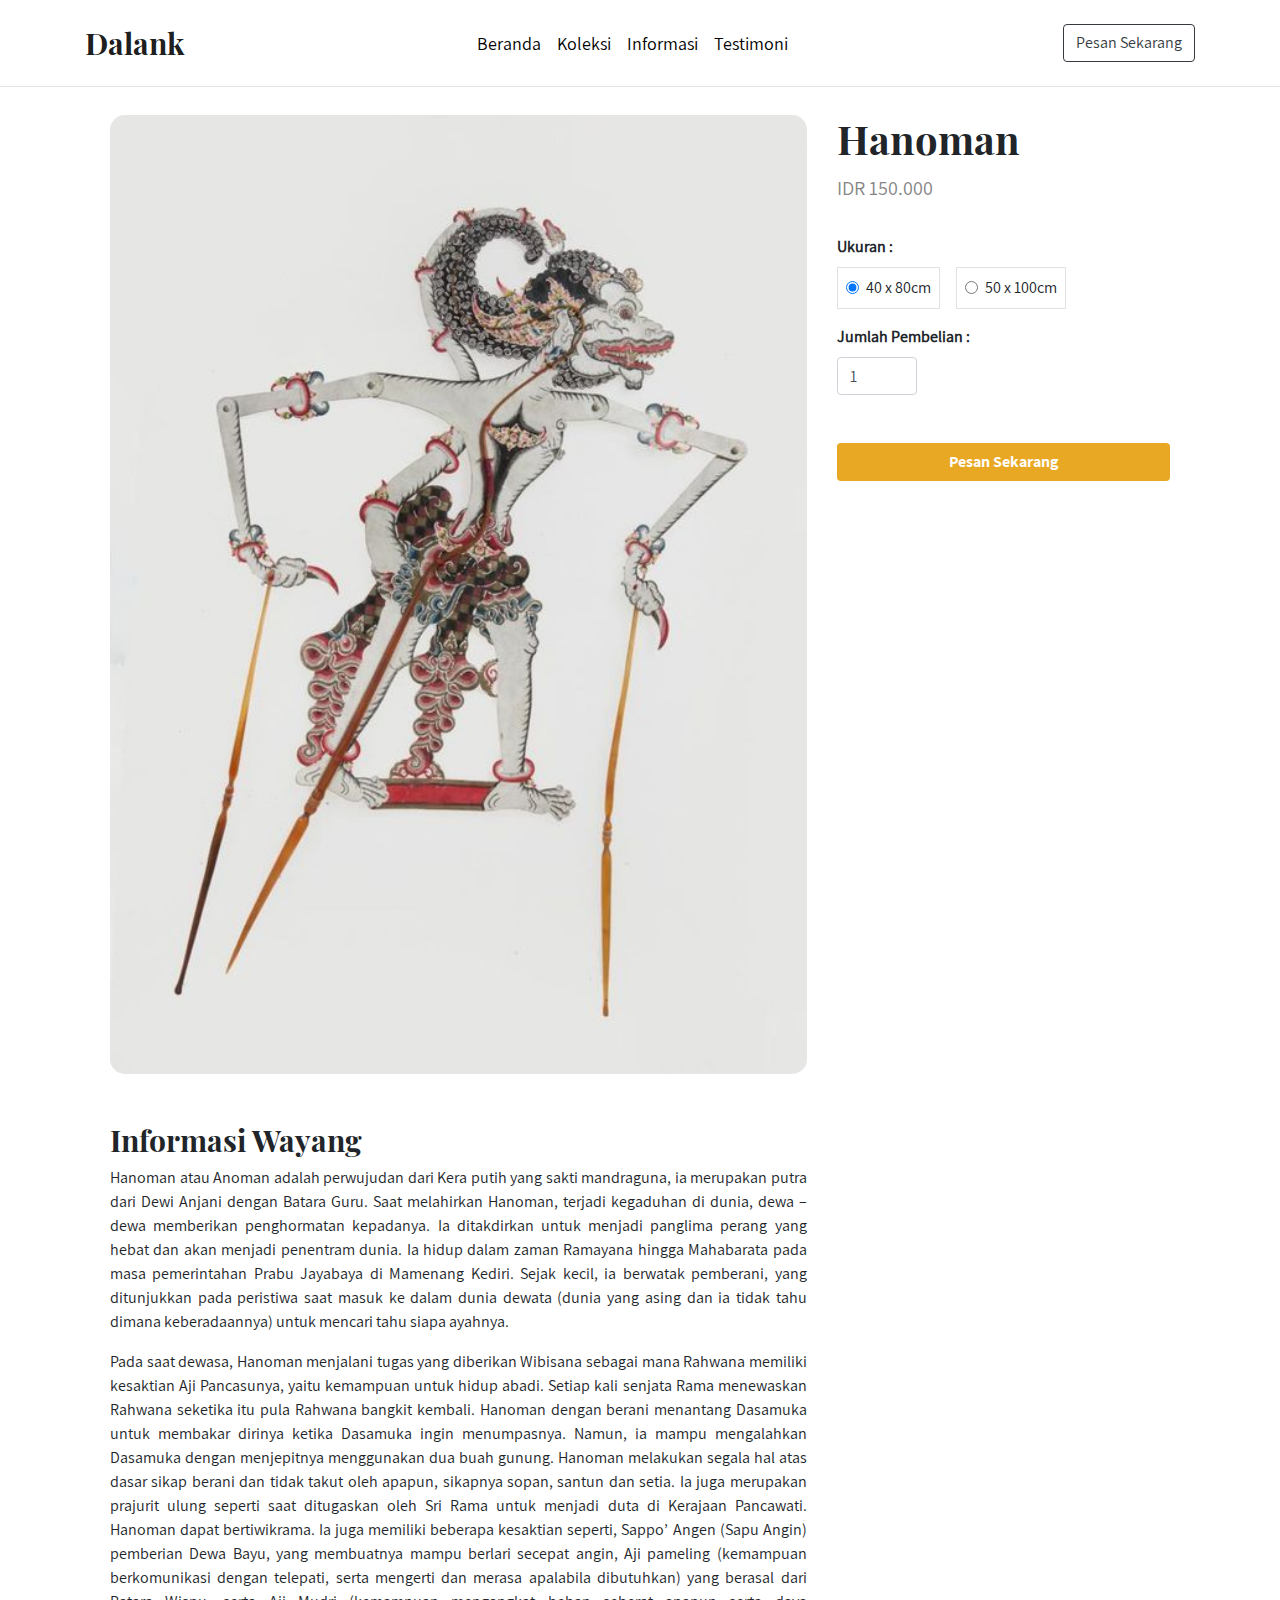
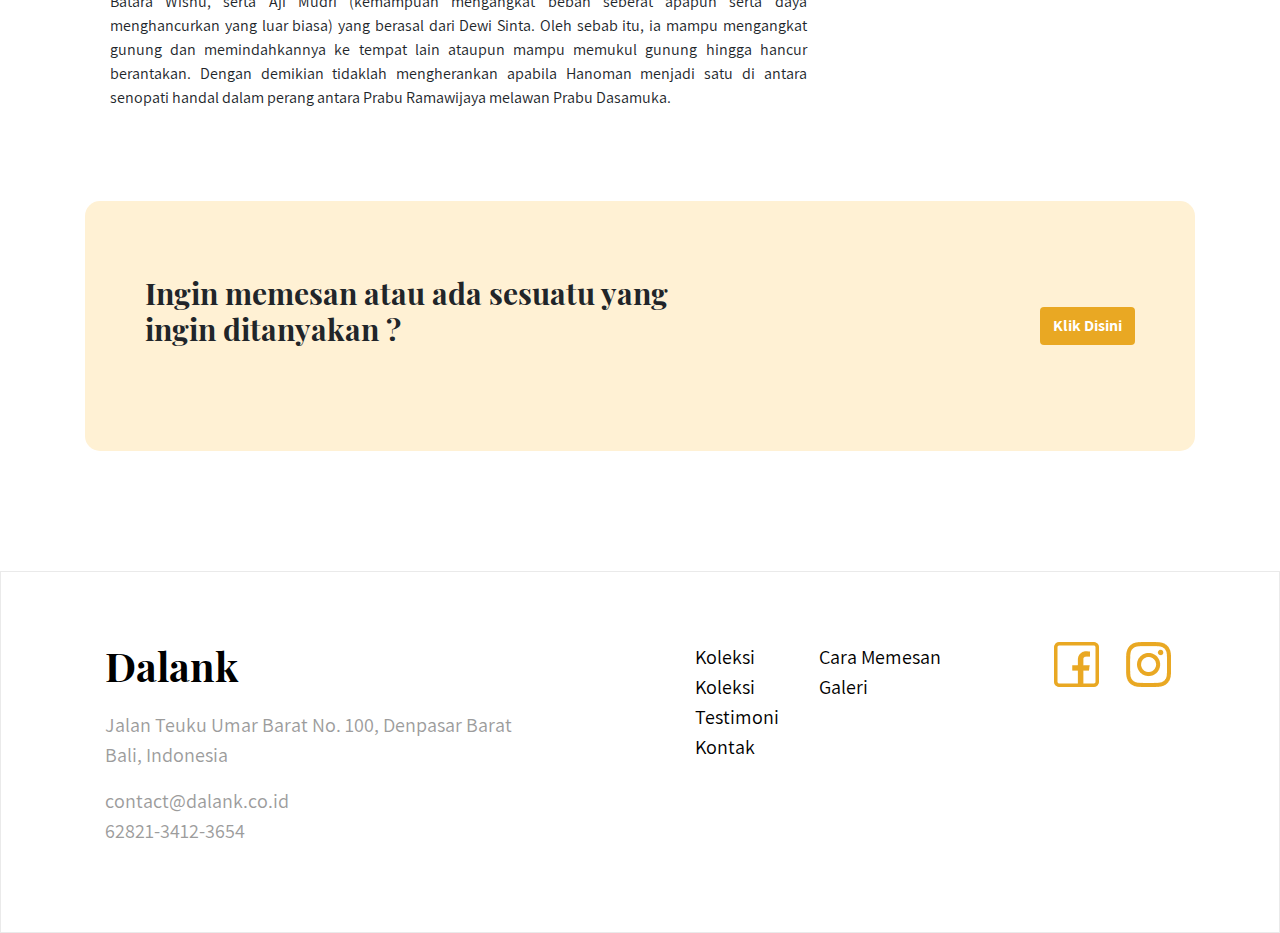
<file: hanoman.html>
<!DOCTYPE html>
<html lang="en">
  <head>
    <meta charset="UTF-8" />
    <meta name="viewport" content="width=device-width, initial-scale=1.0" />
    <link rel="stylesheet" href="css/main.css" />
    <link rel="stylesheet" href="vendor/bootstrap/css/bootstrap.min.css" />
    <link rel="stylesheet" href="vendor/aos/dist/aos.css" />
    <link
      rel="stylesheet"
      href="vendor//fancybox/fancybox/jquery.fancybox-1.3.4.css"
    />
    <title>Dalank</title>
  </head>
  <body>
    <nav class="navbar navbar-expand-lg navbar-light bg-white fixed-top">
      <div class="container">
        <a class="navbar-brand scroll-page" href="#beranda">Dalank</a>
        <button
          class="navbar-toggler"
          type="button"
          data-toggle="collapse"
          data-target="#navbar"
        >
          <span class="navbar-toggler-icon"></span>
        </button>
        <!-- Menu dekstop -->
        <div class="collapse navbar-collapse" id="navbar">
          <ul class="navbar-nav mr-auto ml-auto">
            <li class="nav-item">
              <a class="nav-link scroll-page" href="index.html#beranda"
                >Beranda</a
              >
            </li>
            <li class="nav-item">
              <a class="nav-link scroll-page" href="index.html#produk"
                >Koleksi</a
              >
            </li>
            <li class="nav-item">
              <a class="nav-link scroll-page" href="index.html#informasi"
                >Informasi</a
              >
            </li>
            <li class="nav-item">
              <a class="nav-link scroll-page" href="index.html#testimoni"
                >Testimoni</a
              >
            </li>
          </ul>
          <a
            href="https://api.whatsapp.com/send?phone=6281236540123"
            class="btn btn-outline-dark my-3"
            >Pesan Sekarang</a
          >
        </div>
      </div>
    </nav>

    <section class="detail">
      <div class="container">
        <div class="product-detail">
          <div class="row">
            <div class="col-lg-8 mb-5">
              <a class="fancybox" href="./img/produk/produk-1.jpg">
                <div class="product-preview">
                  <img src="./img/produk/produk-2.jpg" alt="" />
                </div>
              </a>
            </div>
            <div id="buy" class="col-lg-4">
              <div class="product-description">
                <div class="description-header">
                  <h2>Hanoman</h2>
                  <p for="">IDR 150.000</p>
                </div>
                <div class="pt-3">
                  <label class="font-weight-bold" for="">Ukuran :</label>
                  <div class="d-flex">
                    <div class="p-2 border mr-3">
                      <div class="form-check">
                        <input
                          class="form-check-input"
                          type="radio"
                          name="exampleRadios"
                          id="option1"
                          value="option1"
                          checked
                        />
                        <label class="form-check-label" for="option1">
                          40 x 80cm
                        </label>
                      </div>
                    </div>
                    <div class="p-2 border mr-3">
                      <div class="form-check">
                        <input
                          class="form-check-input"
                          type="radio"
                          name="exampleRadios"
                          id="option2"
                          value="option2"
                        />
                        <label class="form-check-label" for="option2">
                          50 x 100cm
                        </label>
                      </div>
                    </div>
                  </div>
                </div>
                <div class="pt-3">
                  <label class="font-weight-bold" for=""
                    >Jumlah Pembelian :</label
                  >
                  <div class="form-group" style="width: 80px">
                    <input
                      type="number"
                      class="form-control"
                      id="exampleFormControlInput1"
                      placeholder="0"
                      value="1"
                    />
                  </div>
                </div>
                <a href="https://api.whatsapp.com/send?phone=6281236540148" type="submit" class="btn btn-orange btn-block mt-5">
                  Pesan Sekarang
                </a>
                <!-- <button
                  type="submit"
                  class="btn btn-outline-dark mt-3 btn-block"
                >
                  Beli Langsung
                </button> -->
              </div>
            </div>
          </div>
          <div class="row informasi-wayang">
            <div class="col-lg-8">
              <h3>Informasi Wayang</h3>
              <p>
                Hanoman atau Anoman adalah perwujudan dari Kera putih yang sakti
                mandraguna, ia merupakan putra dari Dewi Anjani dengan Batara
                Guru. Saat melahirkan Hanoman, terjadi kegaduhan di dunia, dewa
                – dewa memberikan penghormatan kepadanya. Ia ditakdirkan untuk
                menjadi panglima perang yang hebat dan akan menjadi penentram
                dunia. Ia hidup dalam zaman Ramayana hingga Mahabarata pada masa
                pemerintahan Prabu Jayabaya di Mamenang Kediri. Sejak kecil, ia
                berwatak pemberani, yang ditunjukkan pada peristiwa saat masuk
                ke dalam dunia dewata (dunia yang asing dan ia tidak tahu dimana
                keberadaannya) untuk mencari tahu siapa ayahnya.
              </p>
              <p>
                Pada saat dewasa, Hanoman menjalani tugas yang diberikan
                Wibisana sebagai mana Rahwana memiliki kesaktian Aji Pancasunya,
                yaitu kemampuan untuk hidup abadi. Setiap kali senjata Rama
                menewaskan Rahwana seketika itu pula Rahwana bangkit kembali.
                Hanoman dengan berani menantang Dasamuka untuk membakar dirinya
                ketika Dasamuka ingin menumpasnya. Namun, ia mampu mengalahkan
                Dasamuka dengan menjepitnya menggunakan dua buah gunung. Hanoman
                melakukan segala hal atas dasar sikap berani dan tidak takut
                oleh apapun, sikapnya sopan, santun dan setia. Ia juga merupakan
                prajurit ulung seperti saat ditugaskan oleh Sri Rama untuk
                menjadi duta di Kerajaan Pancawati. Hanoman dapat bertiwikrama.
                Ia juga memiliki beberapa kesaktian seperti, Sappo’ Angen (Sapu
                Angin) pemberian Dewa Bayu, yang membuatnya mampu berlari
                secepat angin, Aji pameling (kemampuan berkomunikasi dengan
                telepati, serta mengerti dan merasa apalabila dibutuhkan) yang
                berasal dari Batara Wisnu, serta Aji Mudri (kemampuan mengangkat
                beban seberat apapun serta daya menghancurkan yang luar biasa)
                yang berasal dari Dewi Sinta. Oleh sebab itu, ia mampu
                mengangkat gunung dan memindahkannya ke tempat lain ataupun
                mampu memukul gunung hingga hancur berantakan. Dengan demikian
                tidaklah mengherankan apabila Hanoman menjadi satu di antara
                senopati handal dalam perang antara Prabu Ramawijaya melawan
                Prabu Dasamuka.
              </p>
            </div>
          </div>
        </div>
      </div>
    </section>

    <section class="banner" id="banner">
      <div class="container">
        <div
          class="banner-card d-flex flex-column justify-content-center flex-sm-row justify-content-sm-between align-items-sm-center"
        >
          <h3>
            Ingin memesan atau ada sesuatu yang <br />
            ingin ditanyakan ?
          </h3>
          <div>
            <a
              class="btn btn-orange"
              href="https://api.whatsapp.com/send?phone=6281236540123"
              >Klik Disini</a
            >
          </div>
        </div>
      </div>
    </section>
    <footer>
      <div class="container">
        <div class="row">
          <div class="col-md-6">
            <div class="info-footer">
              <a href=""><h2>Dalank</h2></a>
              <address>
                Jalan Teuku Umar Barat No. 100, Denpasar Barat <br />
                Bali, Indonesia
              </address>
              <p>
                contact@dalank.co.id <br />
                62821-3412-3654
              </p>
            </div>
          </div>
          <div
            class="col-md-6 d-flex flex-column flex-lg-row justify-content-sm-between"
          >
            <div class="menu-footer d-flex">
              <ul>
                <li><a href="index.html#produk">Koleksi</a></li>
                <li><a href="index.html#informasi">Koleksi</a></li>
                <li><a href="">Testimoni</a></li>
                <li><a href="">Kontak</a></li>
              </ul>
              <ul>
                <li><a href="">Cara Memesan</a></li>
                <li><a href="">Galeri</a></li>
              </ul>
            </div>
            <div class="social-media">
              <a class="mr-4" href=""
                ><img src="img/icon/ic_fb.png" alt=""
              /></a>
              <a class="mr-4" href=""
                ><img src="img/icon/ic_ig.png" alt=""
              /></a>
            </div>
          </div>
        </div>
      </div>
    </footer>

    <script src="vendor/jquery/jquery.js"></script>
    <script src="vendor/bootstrap/js/bootstrap.min.js"></script>
    <script src="vendor/aos/dist/aos.js"></script>

    <script>
      AOS.init({
        easing: "ease-out-back",
        duration: 1000,
      });
      $(document).ready(function () {
        $(".scroll-page").click(function (e) {
          var tujuan = $(this).attr("href");
          var elemenTujuan = $(tujuan);

          $("html , body").animate(
            {
              scrollTop: elemenTujuan.offset().top - 70,
            },
            1250,
            "swing"
          );
          e.preventDefault();
        });

        var windw = this;

        $.fn.followTo = function () {
          var $this = this,
            $window = $(windw);

          $window.scroll(function (e) {
            console.log($(".banner").innerHeight);
            if (window.innerWidth >= 998) {
              if (
                $window.scrollTop() >
                $(".banner").offset().top - $(window).scrollTop()
              ) {
                $this.css({
                  position: "absolute",
                  top: $(".banner").offset().top - $("#buy").height() - 10,
                  right: "80px",
                  padding: "0 65px 0 52px",
                });
              } else {
                $this.css({
                  position: "fixed",
                  top: "115px",
                  right: "80px",
                  padding: "0 65px 0 52px",
                });
              }
            }
          });

          $(window).resize(function () {
            if (this.innerWidth <= 998) {
              $("#buy").css({
                position: "static",
              });
            }
          });
        };

        $("#buy").followTo();
      });
    </script>
  </body>
</html>
</file>
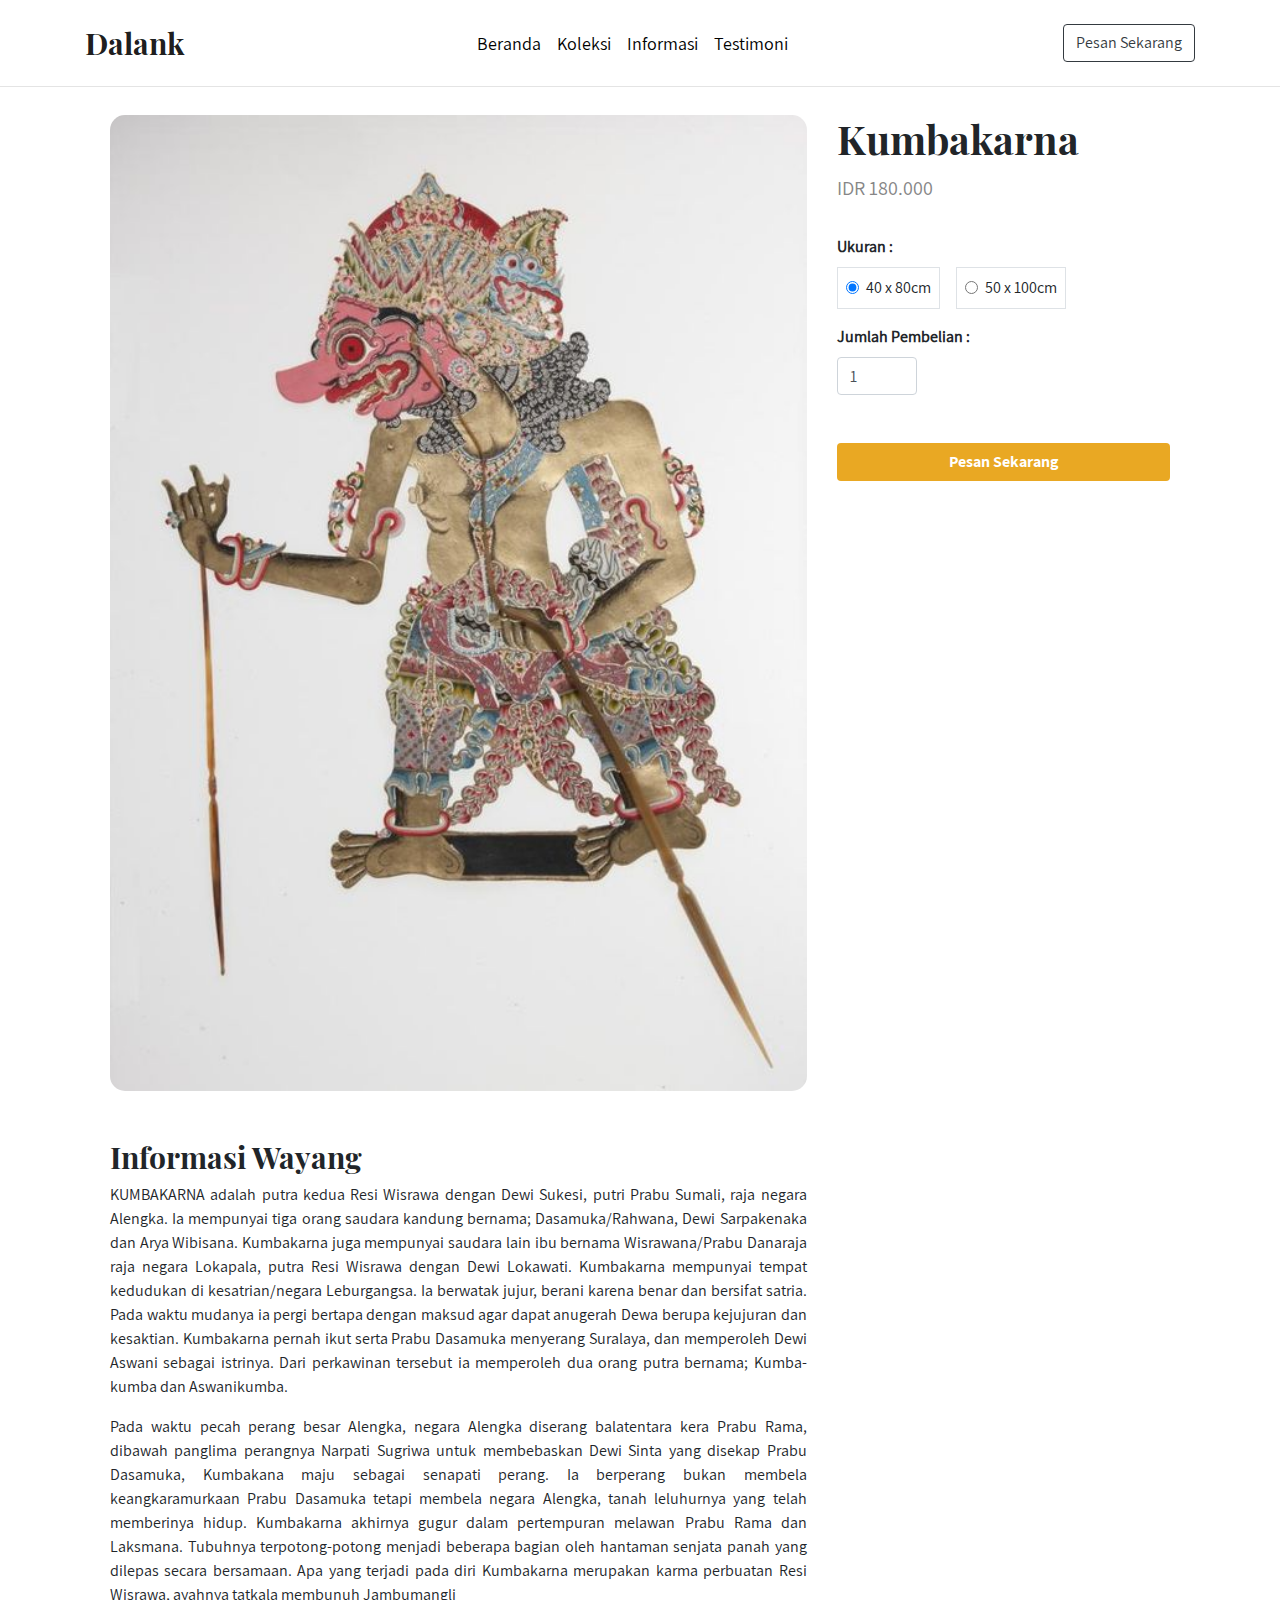
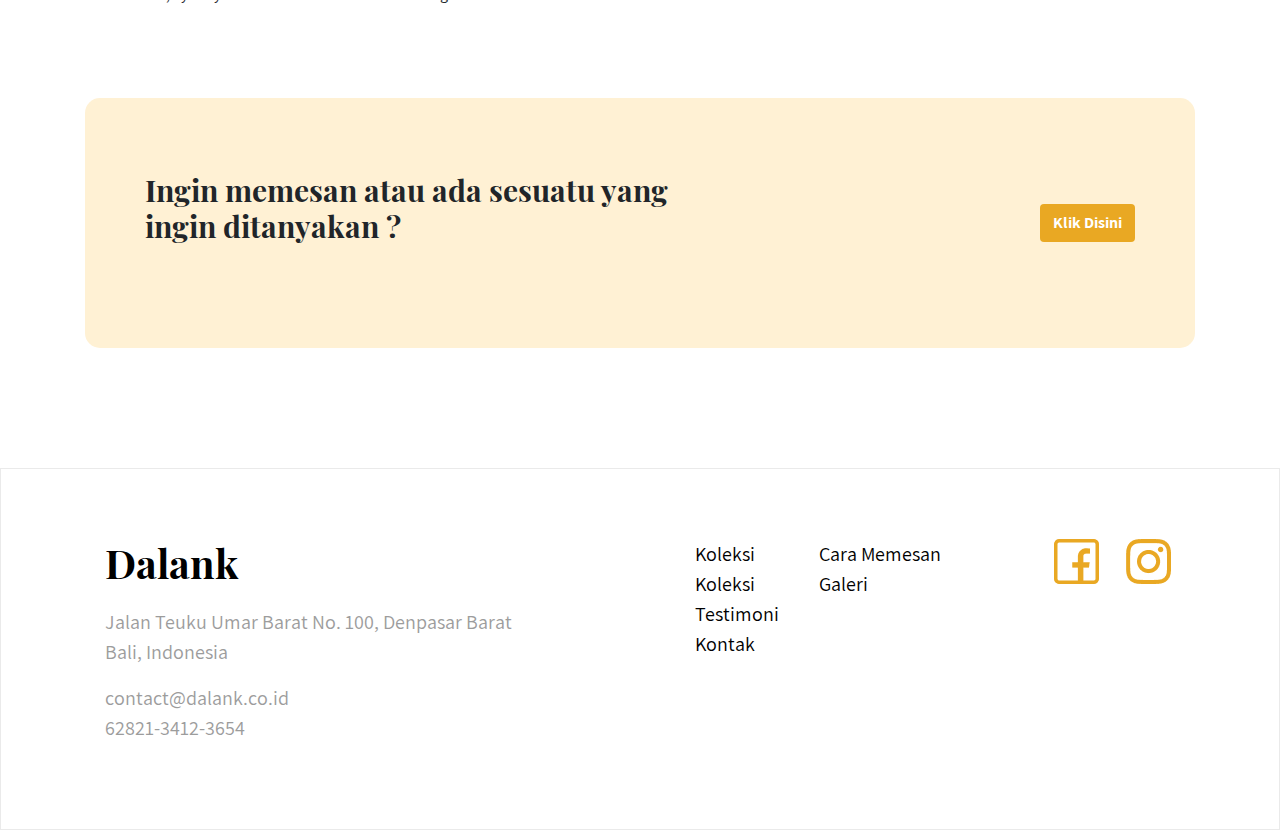
<file: kumbakarna.html>
<!DOCTYPE html>
<html lang="en">
  <head>
    <meta charset="UTF-8" />
    <meta name="viewport" content="width=device-width, initial-scale=1.0" />
    <link rel="stylesheet" href="css/main.css" />
    <link rel="stylesheet" href="vendor/bootstrap/css/bootstrap.min.css" />
    <link rel="stylesheet" href="vendor/aos/dist/aos.css" />
    <link
      rel="stylesheet"
      href="vendor//fancybox/fancybox/jquery.fancybox-1.3.4.css"
    />
    <title>Dalank</title>
  </head>
  <body>
    <nav class="navbar navbar-expand-lg navbar-light bg-white fixed-top">
      <div class="container">
        <a class="navbar-brand scroll-page" href="#beranda">Dalank</a>
        <button
          class="navbar-toggler"
          type="button"
          data-toggle="collapse"
          data-target="#navbar"
        >
          <span class="navbar-toggler-icon"></span>
        </button>
        <!-- Menu dekstop -->
        <div class="collapse navbar-collapse" id="navbar">
          <ul class="navbar-nav mr-auto ml-auto">
            <li class="nav-item">
              <a class="nav-link scroll-page" href="index.html#beranda"
                >Beranda</a
              >
            </li>
            <li class="nav-item">
              <a class="nav-link scroll-page" href="index.html#produk"
                >Koleksi</a
              >
            </li>
            <li class="nav-item">
              <a class="nav-link scroll-page" href="index.html#informasi"
                >Informasi</a
              >
            </li>
            <li class="nav-item">
              <a class="nav-link scroll-page" href="index.html#testimoni"
                >Testimoni</a
              >
            </li>
          </ul>
          <a
            href="https://api.whatsapp.com/send?phone=6281236540123"
            class="btn btn-outline-dark my-3"
            >Pesan Sekarang</a
          >
        </div>
      </div>
    </nav>

    <section class="detail">
      <div class="container">
        <div class="product-detail">
          <div class="row">
            <div class="col-lg-8 mb-5">
              <a class="fancybox" href="./img/produk/produk-1.jpg">
                <div class="product-preview">
                  <img src="./img/produk/produk-3.jpg" alt="" />
                </div>
              </a>
            </div>
            <div id="buy" class="col-lg-4">
              <div class="product-description">
                <div class="description-header">
                  <h2>Kumbakarna</h2>
                  <p for="">IDR 180.000</p>
                </div>
                <div class="pt-3">
                  <label class="font-weight-bold" for="">Ukuran :</label>
                  <div class="d-flex">
                    <div class="p-2 border mr-3">
                      <div class="form-check">
                        <input
                          class="form-check-input"
                          type="radio"
                          name="exampleRadios"
                          id="option1"
                          value="option1"
                          checked
                        />
                        <label class="form-check-label" for="option1">
                          40 x 80cm
                        </label>
                      </div>
                    </div>
                    <div class="p-2 border mr-3">
                      <div class="form-check">
                        <input
                          class="form-check-input"
                          type="radio"
                          name="exampleRadios"
                          id="option2"
                          value="option2"
                        />
                        <label class="form-check-label" for="option2">
                          50 x 100cm
                        </label>
                      </div>
                    </div>
                  </div>
                </div>
                <div class="pt-3">
                  <label class="font-weight-bold" for=""
                    >Jumlah Pembelian :</label
                  >
                  <div class="form-group" style="width: 80px">
                    <input
                      type="number"
                      class="form-control"
                      id="exampleFormControlInput1"
                      placeholder="0"
                      value="1"
                    />
                  </div>
                </div>
                <a href="https://api.whatsapp.com/send?phone=6281236540148" type="submit" class="btn btn-orange btn-block mt-5">
                  Pesan Sekarang
                </a>
                <!-- <button
                  type="submit"
                  class="btn btn-outline-dark mt-3 btn-block"
                >
                  Beli Langsung
                </button> -->
              </div>
            </div>
          </div>
          <div class="row informasi-wayang">
            <div class="col-lg-8">
              <h3>Informasi Wayang</h3>
              <p>
                KUMBAKARNA adalah putra kedua Resi Wisrawa dengan Dewi Sukesi,
                putri Prabu Sumali, raja negara Alengka. Ia mempunyai tiga orang
                saudara kandung bernama; Dasamuka/Rahwana, Dewi Sarpakenaka dan
                Arya Wibisana. Kumbakarna juga mempunyai saudara lain ibu
                bernama Wisrawana/Prabu Danaraja raja negara Lokapala, putra
                Resi Wisrawa dengan Dewi Lokawati. Kumbakarna mempunyai tempat
                kedudukan di kesatrian/negara Leburgangsa. Ia berwatak jujur,
                berani karena benar dan bersifat satria. Pada waktu mudanya ia
                pergi bertapa dengan maksud agar dapat anugerah Dewa berupa
                kejujuran dan kesaktian. Kumbakarna pernah ikut serta Prabu
                Dasamuka menyerang Suralaya, dan memperoleh Dewi Aswani sebagai
                istrinya. Dari perkawinan tersebut ia memperoleh dua orang putra
                bernama; Kumba-kumba dan Aswanikumba. 
              </p>
              <p>
                Pada waktu pecah perang
                besar Alengka, negara Alengka diserang balatentara kera Prabu
                Rama, dibawah panglima perangnya Narpati Sugriwa untuk
                membebaskan Dewi Sinta yang disekap Prabu Dasamuka, Kumbakana
                maju sebagai senapati perang. Ia berperang bukan membela
                keangkaramurkaan Prabu Dasamuka tetapi membela negara Alengka,
                tanah leluhurnya yang telah memberinya hidup. Kumbakarna
                akhirnya gugur dalam pertempuran melawan Prabu Rama dan
                Laksmana. Tubuhnya terpotong-potong menjadi beberapa bagian oleh
                hantaman senjata panah yang dilepas secara bersamaan. Apa yang
                terjadi pada diri Kumbakarna merupakan karma perbuatan Resi
                Wisrawa, ayahnya tatkala membunuh Jambumangli
              </p>
            </div>
          </div>
        </div>
      </div>
    </section>

    <section class="banner" id="banner">
      <div class="container">
        <div
          class="banner-card d-flex flex-column justify-content-center flex-sm-row justify-content-sm-between align-items-sm-center"
        >
          <h3>
            Ingin memesan atau ada sesuatu yang <br />
            ingin ditanyakan ?
          </h3>
          <div>
            <a
              class="btn btn-orange"
              href="https://api.whatsapp.com/send?phone=6281236540123"
              >Klik Disini</a
            >
          </div>
        </div>
      </div>
    </section>
    <footer>
      <div class="container">
        <div class="row">
          <div class="col-md-6">
            <div class="info-footer">
              <a href=""><h2>Dalank</h2></a>
              <address>
                Jalan Teuku Umar Barat No. 100, Denpasar Barat <br />
                Bali, Indonesia
              </address>
              <p>
                contact@dalank.co.id <br />
                62821-3412-3654
              </p>
            </div>
          </div>
          <div
            class="col-md-6 d-flex flex-column flex-lg-row justify-content-sm-between"
          >
            <div class="menu-footer d-flex">
              <ul>
                <li><a href="index.html#produk">Koleksi</a></li>
                <li><a href="index.html#informasi">Koleksi</a></li>
                <li><a href="">Testimoni</a></li>
                <li><a href="">Kontak</a></li>
              </ul>
              <ul>
                <li><a href="">Cara Memesan</a></li>
                <li><a href="">Galeri</a></li>
              </ul>
            </div>
            <div class="social-media">
              <a class="mr-4" href=""
                ><img src="img/icon/ic_fb.png" alt=""
              /></a>
              <a class="mr-4" href=""
                ><img src="img/icon/ic_ig.png" alt=""
              /></a>
            </div>
          </div>
        </div>
      </div>
    </footer>

    <script src="vendor/jquery/jquery.js"></script>
    <script src="vendor/bootstrap/js/bootstrap.min.js"></script>
    <script src="vendor/aos/dist/aos.js"></script>

    <script>
      AOS.init({
        easing: "ease-out-back",
        duration: 1000,
      });
      $(document).ready(function () {
        $(".scroll-page").click(function (e) {
          var tujuan = $(this).attr("href");
          var elemenTujuan = $(tujuan);

          $("html , body").animate(
            {
              scrollTop: elemenTujuan.offset().top - 70,
            },
            1250,
            "swing"
          );
          e.preventDefault();
        });

        var windw = this;

        $.fn.followTo = function () {
          var $this = this,
            $window = $(windw);

          $window.scroll(function (e) {
            console.log($(".banner").innerHeight);
            if (window.innerWidth >= 998) {
              if (
                $window.scrollTop() >
                $(".banner").offset().top - $(window).scrollTop()
              ) {
                $this.css({
                  position: "absolute",
                  top: $(".banner").offset().top - $("#buy").height() - 10,
                  right: "80px",
                  padding: "0 65px 0 52px",
                });
              } else {
                $this.css({
                  position: "fixed",
                  top: "115px",
                  right: "80px",
                  padding: "0 65px 0 52px",
                });
              }
            }
          });

          $(window).resize(function () {
            if (this.innerWidth <= 998) {
              $("#buy").css({
                position: "static",
              });
            }
          });
        };

        $("#buy").followTo();
      });
    </script>
  </body>
</html>
</file>
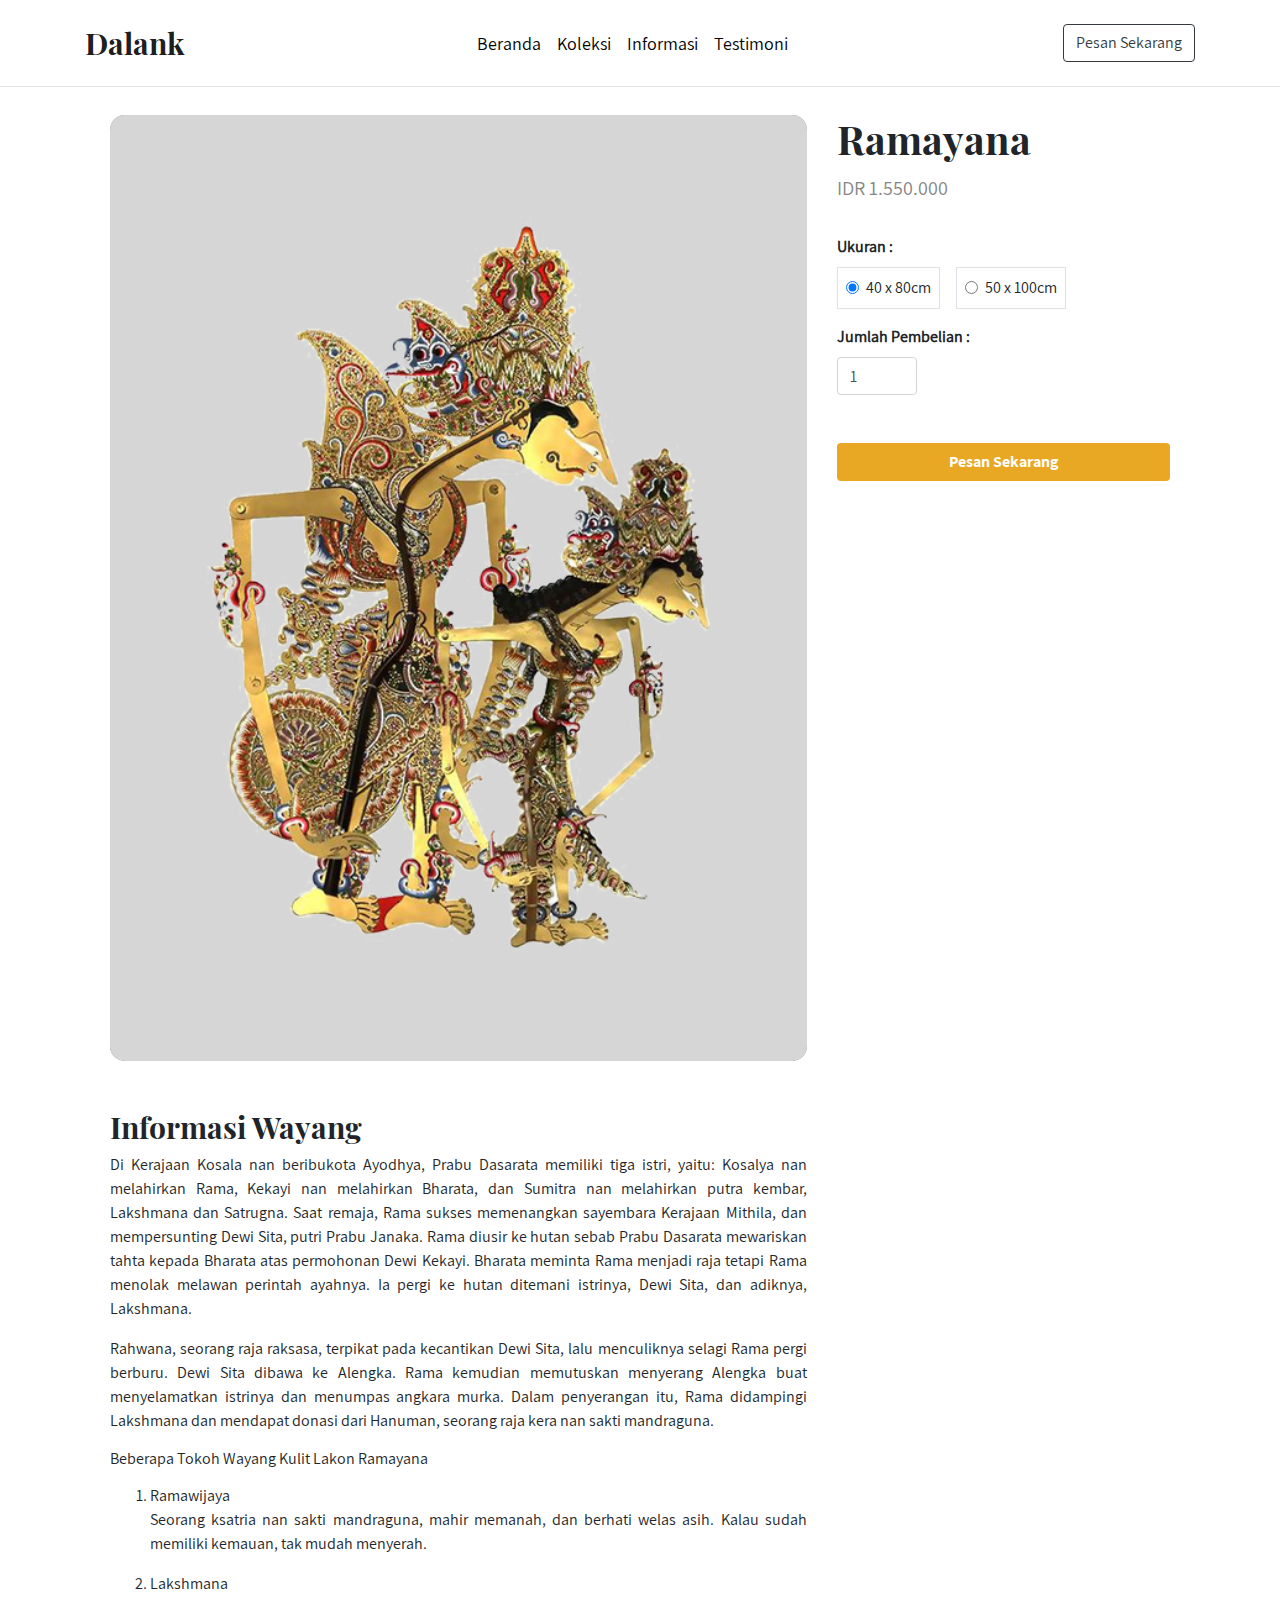
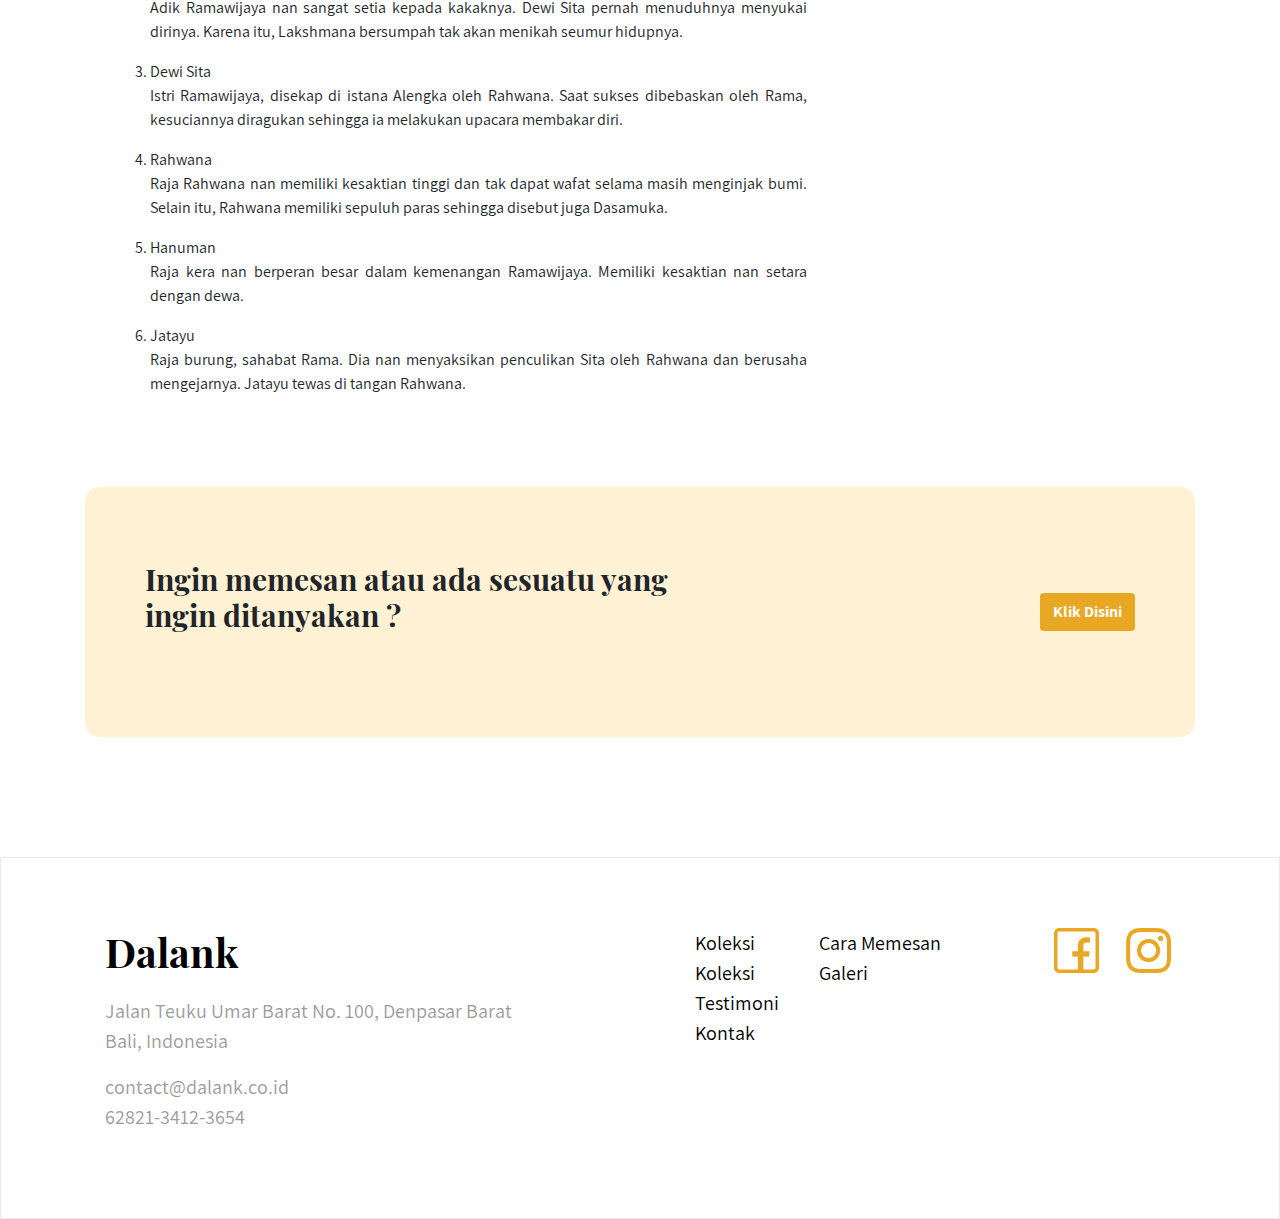
<file: ramayana.html>
<!DOCTYPE html>
<html lang="en">
  <head>
    <meta charset="UTF-8" />
    <meta name="viewport" content="width=device-width, initial-scale=1.0" />
    <link rel="stylesheet" href="css/main.css" />
    <link rel="stylesheet" href="vendor/bootstrap/css/bootstrap.min.css" />
    <link rel="stylesheet" href="vendor/aos/dist/aos.css" />
    <link
      rel="stylesheet"
      href="vendor//fancybox/fancybox/jquery.fancybox-1.3.4.css"
    />
    <title>Dalank</title>
  </head>
  <body>
    <nav class="navbar navbar-expand-lg navbar-light bg-white fixed-top">
      <div class="container">
        <a class="navbar-brand scroll-page" href="#beranda">Dalank</a>
        <button
          class="navbar-toggler"
          type="button"
          data-toggle="collapse"
          data-target="#navbar"
        >
          <span class="navbar-toggler-icon"></span>
        </button>
        <!-- Menu dekstop -->
        <div class="collapse navbar-collapse" id="navbar">
          <ul class="navbar-nav mr-auto ml-auto">
            <li class="nav-item">
              <a class="nav-link scroll-page" href="index.html#beranda"
                >Beranda</a
              >
            </li>
            <li class="nav-item">
              <a class="nav-link scroll-page" href="index.html#produk"
                >Koleksi</a
              >
            </li>
            <li class="nav-item">
              <a class="nav-link scroll-page" href="index.html#informasi"
                >Informasi</a
              >
            </li>
            <li class="nav-item">
              <a class="nav-link scroll-page" href="index.html#testimoni"
                >Testimoni</a
              >
            </li>
          </ul>
          <a
            href="https://api.whatsapp.com/send?phone=6281236540123"
            class="btn btn-outline-dark my-3"
            >Pesan Sekarang</a
          >
        </div>
      </div>
    </nav>

    <section class="detail">
      <div class="container">
        <div class="product-detail">
          <div class="row">
            <div class="col-lg-8 mb-5">
              <a class="fancybox" href="./img/produk/produk-1.jpg">
                <div class="product-preview">
                  <img src="./img/produk/ramayana.png" alt="" />
                </div>
              </a>
            </div>
            <div id="buy" class="col-lg-4">
              <div class="product-description">
                <div class="description-header">
                  <h2>Ramayana</h2>
                  <p for="">IDR 1.550.000</p>
                </div>
                <div class="pt-3">
                  <label class="font-weight-bold" for="">Ukuran :</label>
                  <div class="d-flex">
                    <div class="p-2 border mr-3">
                      <div class="form-check">
                        <input
                          class="form-check-input"
                          type="radio"
                          name="exampleRadios"
                          id="option1"
                          value="option1"
                          checked
                        />
                        <label class="form-check-label" for="option1">
                          40 x 80cm
                        </label>
                      </div>
                    </div>
                    <div class="p-2 border mr-3">
                      <div class="form-check">
                        <input
                          class="form-check-input"
                          type="radio"
                          name="exampleRadios"
                          id="option2"
                          value="option2"
                        />
                        <label class="form-check-label" for="option2">
                          50 x 100cm
                        </label>
                      </div>
                    </div>
                  </div>
                </div>
                <div class="pt-3">
                  <label class="font-weight-bold" for=""
                    >Jumlah Pembelian :</label
                  >
                  <div class="form-group" style="width: 80px">
                    <input
                      type="number"
                      class="form-control"
                      id="exampleFormControlInput1"
                      placeholder="0"
                      value="1"
                    />
                  </div>
                </div>
                <a href="https://api.whatsapp.com/send?phone=6281236540148" type="submit" class="btn btn-orange btn-block mt-5">
                  Pesan Sekarang
                </a>
                <!-- <button
                  type="submit"
                  class="btn btn-outline-dark mt-3 btn-block"
                >
                  Beli Langsung
                </button> -->
              </div>
            </div>
          </div>
          <div class="row informasi-wayang">
            <div class="col-lg-8">
              <h3>Informasi Wayang</h3>
              <p>
                Di Kerajaan Kosala nan beribukota Ayodhya, Prabu Dasarata
                memiliki tiga istri, yaitu: Kosalya nan melahirkan Rama, Kekayi
                nan melahirkan Bharata, dan Sumitra nan melahirkan putra kembar,
                Lakshmana dan Satrugna. Saat remaja, Rama sukses memenangkan
                sayembara Kerajaan Mithila, dan mempersunting Dewi Sita, putri
                Prabu Janaka. Rama diusir ke hutan sebab Prabu Dasarata
                mewariskan tahta kepada Bharata atas permohonan Dewi Kekayi.
                Bharata meminta Rama menjadi raja tetapi Rama menolak melawan
                perintah ayahnya. Ia pergi ke hutan ditemani istrinya, Dewi
                Sita, dan adiknya, Lakshmana.
              </p>

              <p>
                Rahwana, seorang raja raksasa, terpikat pada kecantikan Dewi
                Sita, lalu menculiknya selagi Rama pergi berburu. Dewi Sita
                dibawa ke Alengka. Rama kemudian memutuskan menyerang Alengka
                buat menyelamatkan istrinya dan menumpas angkara murka. Dalam
                penyerangan itu, Rama didampingi Lakshmana dan mendapat donasi
                dari Hanuman, seorang raja kera nan sakti mandraguna.
              </p>

              <h6>Beberapa Tokoh Wayang Kulit Lakon Ramayana</h6>
              <p>
                <ol>
                  <li>Ramawijaya</li>
                  <p>Seorang ksatria nan sakti mandraguna, mahir memanah, dan berhati welas asih. Kalau sudah memiliki kemauan, tak mudah menyerah.</p>
                  <li>Lakshmana</li>
                  <p>Adik Ramawijaya nan sangat setia kepada kakaknya. Dewi Sita pernah menuduhnya menyukai dirinya. Karena itu, Lakshmana bersumpah tak akan menikah seumur hidupnya.</p>
                  <li>Dewi Sita</li>
                  <p>Istri Ramawijaya, disekap di istana Alengka oleh Rahwana. Saat sukses dibebaskan oleh Rama, kesuciannya diragukan sehingga ia melakukan upacara membakar diri.</p>
                  <li>Rahwana</li>
                  <p>Raja Rahwana nan memiliki kesaktian tinggi dan tak dapat wafat selama masih menginjak bumi. Selain itu, Rahwana memiliki sepuluh paras sehingga disebut juga Dasamuka.</p>
                  <li>Hanuman</li>
                  <p>Raja kera nan berperan besar dalam kemenangan Ramawijaya. Memiliki kesaktian nan setara dengan dewa.</p>
                  <li>Jatayu</li>
                  <p>Raja burung, sahabat Rama. Dia nan menyaksikan penculikan Sita oleh Rahwana dan berusaha mengejarnya. Jatayu tewas di tangan Rahwana.</p>
                </ol>
              </p>
            </div>
          </div>
        </div>
      </div>
    </section>

    <section class="banner" id="banner">
      <div class="container">
        <div
          class="banner-card d-flex flex-column justify-content-center flex-sm-row justify-content-sm-between align-items-sm-center"
        >
          <h3>
            Ingin memesan atau ada sesuatu yang <br />
            ingin ditanyakan ?
          </h3>
          <div>
            <a
              class="btn btn-orange"
              href="https://api.whatsapp.com/send?phone=6281236540123"
              >Klik Disini</a
            >
          </div>
        </div>
      </div>
    </section>
    <footer>
      <div class="container">
        <div class="row">
          <div class="col-md-6">
            <div class="info-footer">
              <a href=""><h2>Dalank</h2></a>
              <address>
                Jalan Teuku Umar Barat No. 100, Denpasar Barat <br />
                Bali, Indonesia
              </address>
              <p>
                contact@dalank.co.id <br />
                62821-3412-3654
              </p>
            </div>
          </div>
          <div
            class="col-md-6 d-flex flex-column flex-lg-row justify-content-sm-between"
          >
            <div class="menu-footer d-flex">
              <ul>
                <li><a href="index.html#produk">Koleksi</a></li>
                <li><a href="index.html#informasi">Koleksi</a></li>
                <li><a href="">Testimoni</a></li>
                <li><a href="">Kontak</a></li>
              </ul>
              <ul>
                <li><a href="">Cara Memesan</a></li>
                <li><a href="">Galeri</a></li>
              </ul>
            </div>
            <div class="social-media">
              <a class="mr-4" href=""
                ><img src="img/icon/ic_fb.png" alt=""
              /></a>
              <a class="mr-4" href=""
                ><img src="img/icon/ic_ig.png" alt=""
              /></a>
            </div>
          </div>
        </div>
      </div>
    </footer>

    <script src="vendor/jquery/jquery.js"></script>
    <script src="vendor/bootstrap/js/bootstrap.min.js"></script>
    <script src="vendor/aos/dist/aos.js"></script>

    <script>
      AOS.init({
        easing: "ease-out-back",
        duration: 1000,
      });
      $(document).ready(function () {
        $(".scroll-page").click(function (e) {
          var tujuan = $(this).attr("href");
          var elemenTujuan = $(tujuan);

          $("html , body").animate(
            {
              scrollTop: elemenTujuan.offset().top - 70,
            },
            1250,
            "swing"
          );
          e.preventDefault();
        });

        var windw = this;

        $.fn.followTo = function () {
          var $this = this,
            $window = $(windw);

          $window.scroll(function (e) {
            console.log($(".banner").innerHeight);
            if (window.innerWidth >= 998) {
              if (
                $window.scrollTop() >
                $(".banner").offset().top - $(window).scrollTop()
              ) {
                $this.css({
                  position: "absolute",
                  top: $(".banner").offset().top - $("#buy").height() - 10,
                  right: "80px",
                  padding: "0 65px 0 52px",
                });
              } else {
                $this.css({
                  position: "fixed",
                  top: "115px",
                  right: "80px",
                  padding: "0 65px 0 52px",
                });
              }
            }
          });

          $(window).resize(function () {
            if (this.innerWidth <= 998) {
              $("#buy").css({
                position: "static",
              });
            }
          });
        };

        $("#buy").followTo();
      });
    </script>
  </body>
</html>
</file>
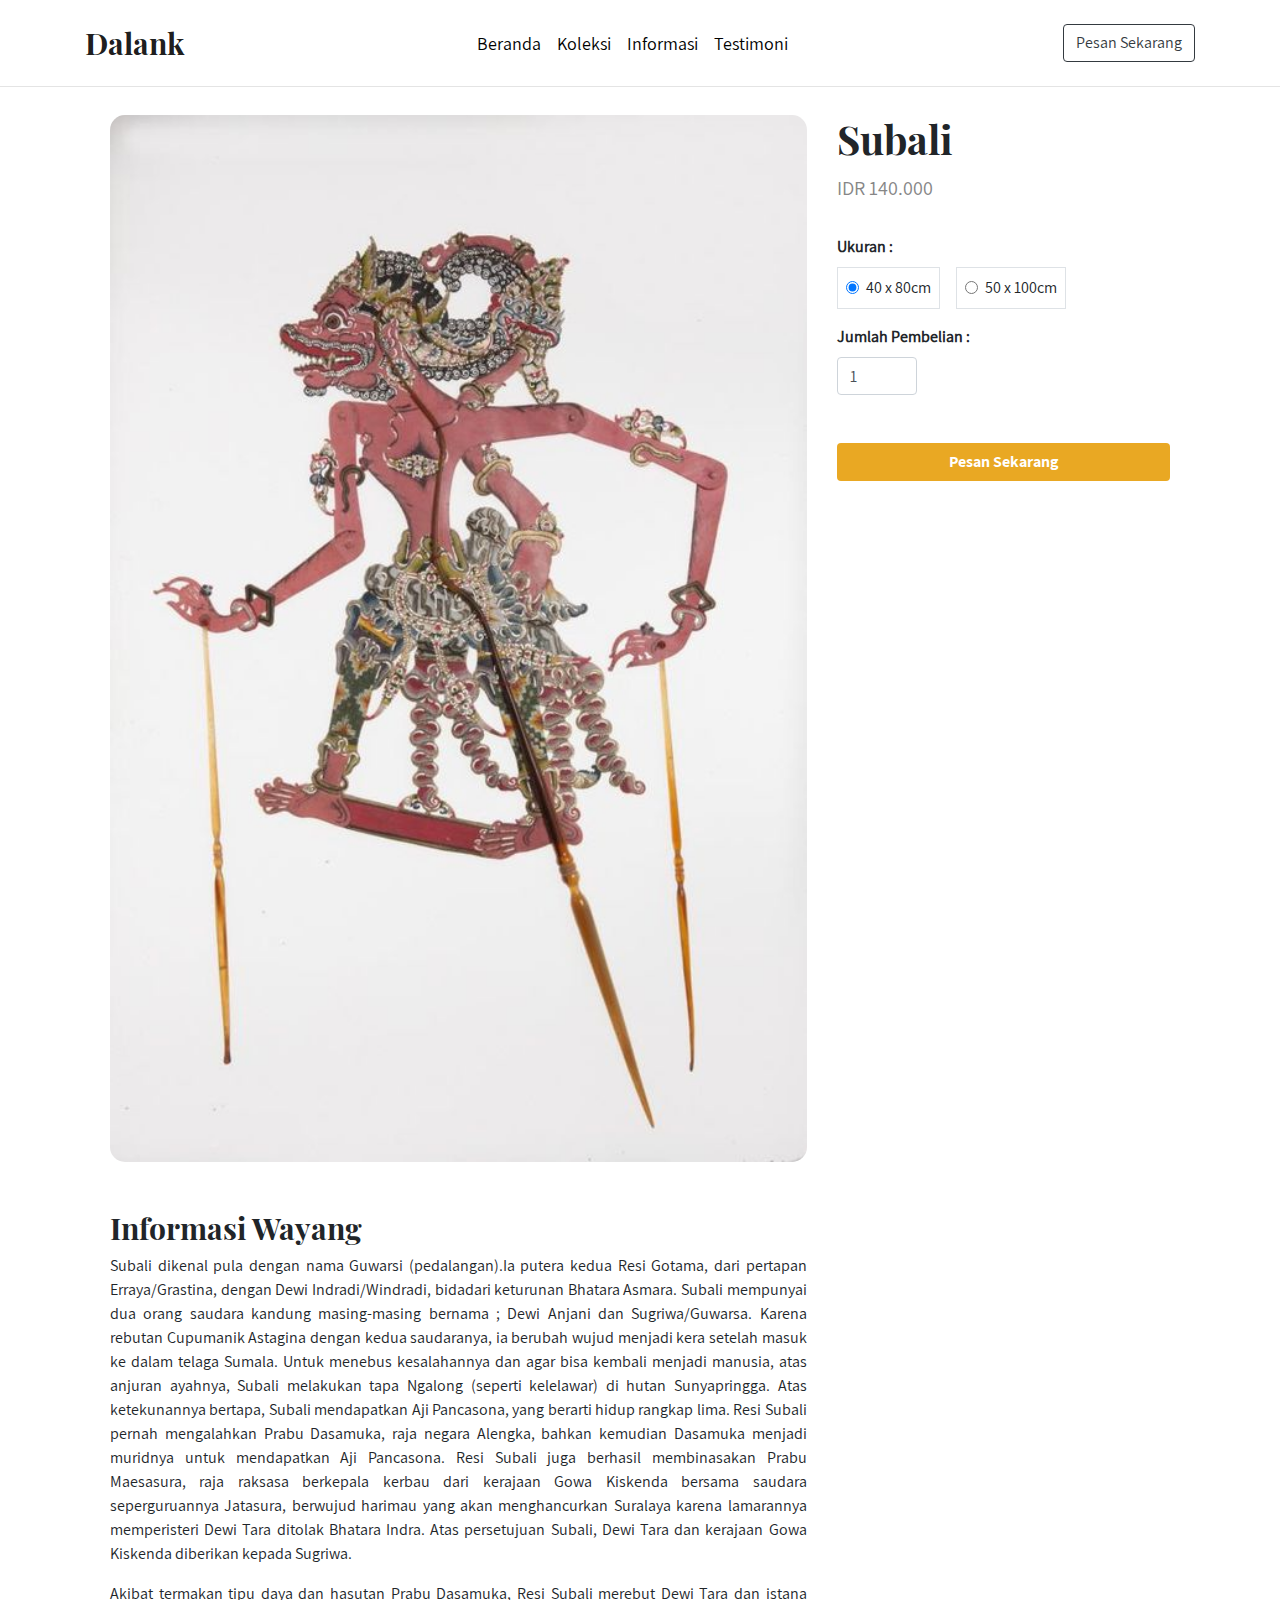
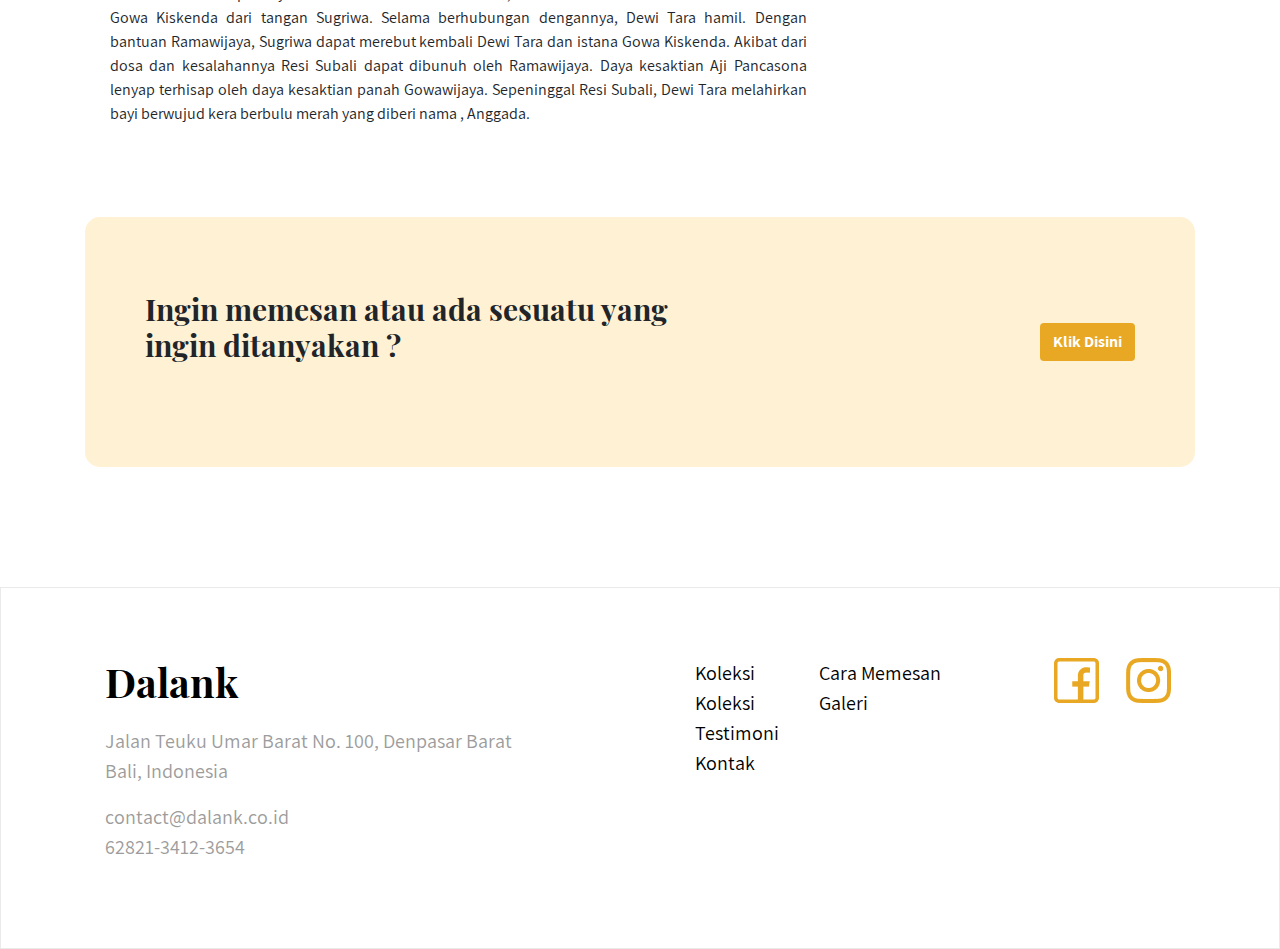
<file: subali.html>
<!DOCTYPE html>
<html lang="en">
  <head>
    <meta charset="UTF-8" />
    <meta name="viewport" content="width=device-width, initial-scale=1.0" />
    <link rel="stylesheet" href="css/main.css" />
    <link rel="stylesheet" href="vendor/bootstrap/css/bootstrap.min.css" />
    <link rel="stylesheet" href="vendor/aos/dist/aos.css" />
    <link
      rel="stylesheet"
      href="vendor//fancybox/fancybox/jquery.fancybox-1.3.4.css"
    />
    <title>Dalank</title>
  </head>
  <body>
    <nav class="navbar navbar-expand-lg navbar-light bg-white fixed-top">
      <div class="container">
        <a class="navbar-brand scroll-page" href="#beranda">Dalank</a>
        <button
          class="navbar-toggler"
          type="button"
          data-toggle="collapse"
          data-target="#navbar"
        >
          <span class="navbar-toggler-icon"></span>
        </button>
        <!-- Menu dekstop -->
        <div class="collapse navbar-collapse" id="navbar">
          <ul class="navbar-nav mr-auto ml-auto">
            <li class="nav-item">
              <a class="nav-link scroll-page" href="index.html#beranda"
                >Beranda</a
              >
            </li>
            <li class="nav-item">
              <a class="nav-link scroll-page" href="index.html#produk"
                >Koleksi</a
              >
            </li>
            <li class="nav-item">
              <a class="nav-link scroll-page" href="index.html#informasi"
                >Informasi</a
              >
            </li>
            <li class="nav-item">
              <a class="nav-link scroll-page" href="index.html#testimoni"
                >Testimoni</a
              >
            </li>
          </ul>
          <a
            href="https://api.whatsapp.com/send?phone=6281236540123"
            class="btn btn-outline-dark my-3"
            >Pesan Sekarang</a
          >
        </div>
      </div>
    </nav>

    <section class="detail">
      <div class="container">
        <div class="product-detail">
          <div class="row">
            <div class="col-lg-8 mb-5">
              <a class="fancybox" href="./img/produk/produk-1.jpg">
                <div class="product-preview">
                  <img src="./img/produk/produk-4.jpg" alt="" />
                </div>
              </a>
            </div>
            <div id="buy" class="col-lg-4">
              <div class="product-description">
                <div class="description-header">
                  <h2>Subali</h2>
                  <p for="">IDR 140.000</p>
                </div>
                <div class="pt-3">
                  <label class="font-weight-bold" for="">Ukuran :</label>
                  <div class="d-flex">
                    <div class="p-2 border mr-3">
                      <div class="form-check">
                        <input
                          class="form-check-input"
                          type="radio"
                          name="exampleRadios"
                          id="option1"
                          value="option1"
                          checked
                        />
                        <label class="form-check-label" for="option1">
                          40 x 80cm
                        </label>
                      </div>
                    </div>
                    <div class="p-2 border mr-3">
                      <div class="form-check">
                        <input
                          class="form-check-input"
                          type="radio"
                          name="exampleRadios"
                          id="option2"
                          value="option2"
                        />
                        <label class="form-check-label" for="option2">
                          50 x 100cm
                        </label>
                      </div>
                    </div>
                  </div>
                </div>
                <div class="pt-3">
                  <label class="font-weight-bold" for=""
                    >Jumlah Pembelian :</label
                  >
                  <div class="form-group" style="width: 80px">
                    <input
                      type="number"
                      class="form-control"
                      id="exampleFormControlInput1"
                      placeholder="0"
                      value="1"
                    />
                  </div>
                </div>
                <button type="submit" class="btn btn-orange btn-block mt-5">
                  Pesan Sekarang
                </button>
                <!-- <button
                  type="submit"
                  class="btn btn-outline-dark mt-3 btn-block"
                >
                  Beli Langsung
                </button> -->
              </div>
            </div>
          </div>
          <div class="row informasi-wayang">
            <div class="col-lg-8">
              <h3>Informasi Wayang</h3>
              <p>
                Subali dikenal pula dengan nama Guwarsi (pedalangan).Ia putera
                kedua Resi Gotama, dari pertapan Erraya/Grastina, dengan Dewi
                Indradi/Windradi, bidadari keturunan Bhatara Asmara. Subali
                mempunyai dua orang saudara kandung masing-masing bernama ; Dewi
                Anjani dan Sugriwa/Guwarsa. Karena rebutan Cupumanik Astagina
                dengan kedua saudaranya, ia berubah wujud menjadi kera setelah
                masuk ke dalam telaga Sumala. Untuk menebus kesalahannya dan
                agar bisa kembali menjadi manusia, atas anjuran ayahnya, Subali
                melakukan tapa Ngalong (seperti kelelawar) di hutan
                Sunyapringga. Atas ketekunannya bertapa, Subali mendapatkan Aji
                Pancasona, yang berarti hidup rangkap lima. Resi Subali pernah
                mengalahkan Prabu Dasamuka, raja negara Alengka, bahkan kemudian
                Dasamuka menjadi muridnya untuk mendapatkan Aji Pancasona. Resi
                Subali juga berhasil membinasakan Prabu Maesasura, raja raksasa
                berkepala kerbau dari kerajaan Gowa Kiskenda bersama saudara
                seperguruannya Jatasura, berwujud harimau yang akan
                menghancurkan Suralaya karena lamarannya memperisteri Dewi Tara
                ditolak Bhatara Indra. Atas persetujuan Subali, Dewi Tara dan
                kerajaan Gowa Kiskenda diberikan kepada Sugriwa.
              </p>

              <p>
                Akibat termakan tipu daya dan hasutan Prabu Dasamuka, Resi
                Subali merebut Dewi Tara dan istana Gowa Kiskenda dari tangan
                Sugriwa. Selama berhubungan dengannya, Dewi Tara hamil. Dengan
                bantuan Ramawijaya, Sugriwa dapat merebut kembali Dewi Tara dan
                istana Gowa Kiskenda. Akibat dari dosa dan kesalahannya Resi
                Subali dapat dibunuh oleh Ramawijaya. Daya kesaktian Aji
                Pancasona lenyap terhisap oleh daya kesaktian panah Gowawijaya.
                Sepeninggal Resi Subali, Dewi Tara melahirkan bayi berwujud kera
                berbulu merah yang diberi nama , Anggada.
              </p>
            </div>
          </div>
        </div>
      </div>
    </section>

    <section class="banner" id="banner">
      <div class="container">
        <div
          class="banner-card d-flex flex-column justify-content-center flex-sm-row justify-content-sm-between align-items-sm-center"
        >
          <h3>
            Ingin memesan atau ada sesuatu yang <br />
            ingin ditanyakan ?
          </h3>
          <div>
            <a
              class="btn btn-orange"
              href="https://api.whatsapp.com/send?phone=6281236540123"
              >Klik Disini</a
            >
          </div>
        </div>
      </div>
    </section>
    <footer>
      <div class="container">
        <div class="row">
          <div class="col-md-6">
            <div class="info-footer">
              <a href=""><h2>Dalank</h2></a>
              <address>
                Jalan Teuku Umar Barat No. 100, Denpasar Barat <br />
                Bali, Indonesia
              </address>
              <p>
                contact@dalank.co.id <br />
                62821-3412-3654
              </p>
            </div>
          </div>
          <div
            class="col-md-6 d-flex flex-column flex-lg-row justify-content-sm-between"
          >
            <div class="menu-footer d-flex">
              <ul>
                <li><a href="index.html#produk">Koleksi</a></li>
                <li><a href="index.html#informasi">Koleksi</a></li>
                <li><a href="">Testimoni</a></li>
                <li><a href="">Kontak</a></li>
              </ul>
              <ul>
                <li><a href="">Cara Memesan</a></li>
                <li><a href="">Galeri</a></li>
              </ul>
            </div>
            <div class="social-media">
              <a class="mr-4" href=""
                ><img src="img/icon/ic_fb.png" alt=""
              /></a>
              <a class="mr-4" href=""
                ><img src="img/icon/ic_ig.png" alt=""
              /></a>
            </div>
          </div>
        </div>
      </div>
    </footer>

    <script src="vendor/jquery/jquery.js"></script>
    <script src="vendor/bootstrap/js/bootstrap.min.js"></script>
    <script src="vendor/aos/dist/aos.js"></script>

    <script>
      AOS.init({
        easing: "ease-out-back",
        duration: 1000,
      });
      $(document).ready(function () {
        $(".scroll-page").click(function (e) {
          var tujuan = $(this).attr("href");
          var elemenTujuan = $(tujuan);

          $("html , body").animate(
            {
              scrollTop: elemenTujuan.offset().top - 70,
            },
            1250,
            "swing"
          );
          e.preventDefault();
        });

        var windw = this;

        $.fn.followTo = function () {
          var $this = this,
            $window = $(windw);

          $window.scroll(function (e) {
            console.log($(".banner").innerHeight);
            if (window.innerWidth >= 998) {
              if (
                $window.scrollTop() >
                $(".banner").offset().top - $(window).scrollTop()
              ) {
                $this.css({
                  position: "absolute",
                  top: $(".banner").offset().top - $("#buy").height() - 10,
                  right: "80px",
                  padding: "0 65px 0 52px",
                });
              } else {
                $this.css({
                  position: "fixed",
                  top: "115px",
                  right: "80px",
                  padding: "0 65px 0 52px",
                });
              }
            }
          });

          $(window).resize(function () {
            if (this.innerWidth <= 998) {
              $("#buy").css({
                position: "static",
              });
            }
          });
        };

        $("#buy").followTo();
      });
    </script>
  </body>
</html>
</file>
<file: css/main.css>
@font-face {
  src: url("../font/Assistant/Assistant-Bold.ttf");
  font-family: 'assistant-bold';
}

@font-face {
  src: url("../font/Assistant/Assistant-Regular.ttf");
  font-family: 'assistant-regular';
}

@font-face {
  src: url("../font/Assistant/Assistant-Light.ttf");
  font-family: 'assistant-light';
}

@font-face {
  src: url("../font/PlayfairDisplay/PlayfairDisplay-Bold.ttf");
  font-family: 'playfair-bold';
}

body {
  font-family: 'assistant-regular' !important;
}

h2, h3 {
  font-family: 'playfair-bold';
}

h2 {
  font-size: 40px !important;
}

h3 {
  font-size: 30px !important;
}

.navbar-light {
  border-bottom: 1px solid #e4e4e4;
}

.navbar-light .navbar-brand {
  font-family: 'playfair-bold';
  color: black;
  font-size: 30px;
}

.navbar-light .navbar-nav .nav-item .nav-link {
  color: black;
  font-size: 18px;
}

.navbar-light .navbar-nav .nav-item .nav-link:hover, .navbar-light .navbar-nav .nav-item .nav-link:focus {
  font-family: 'assistant-bold';
  color: #E9A823 !important;
}

.navbar-light .navbar-toggler {
  border: none;
}

header {
  background: url("../img/background/bg-1.jpg");
  background-size: cover;
  background-repeat: no-repeat;
  background-position: center center;
  background-attachment: fixed;
}

header h2 {
  margin-top: 170px;
  margin-bottom: 20px;
}

header h2 span {
  color: #E9A823;
}

header .illustration {
  max-width: 836px;
}

header .illustration img {
  width: 100%;
}

.produk {
  padding-top: 70px;
  padding-bottom: 70px;
}

.produk .title-produk h3 {
  margin-bottom: 20px;
}

.produk .title-produk p {
  margin-bottom: 40px;
  font-size: 20px;
  color: #9c9c9c;
}

.produk-list a {
  color: black;
}

.produk-list a:hover {
  text-decoration: none;
  color: black;
}

.produk-list a .card {
  width: 100%;
  background-color: white;
  border: 1px solid #e4e4e4;
  padding: 20px;
  border-radius: 10px;
  position: relative;
  overflow: hidden;
  margin-bottom: 30px;
}

.produk-list a .card .image {
  width: 100%;
  height: 274px;
  background-color: #e4e4e4;
  border-radius: 10px;
  overflow: hidden;
}

.produk-list a .card .image img {
  width: 120%;
  margin-left: -15px;
}

.produk-list a .card .info {
  margin-top: 15px;
}

.produk-list a .card .info h3 {
  font-size: 25px !important;
}

.produk-list a .card .info p {
  font-size: 20px;
  color: #868686;
}

.produk-list a .card .hover {
  width: 100%;
  height: 100%;
  background-color: rgba(0, 0, 0, 0);
  position: absolute;
  top: 0;
  left: 0;
}

.produk-list a .card .hover img {
  opacity: 0;
}

.produk-list a:hover .card .hover {
  background-color: rgba(0, 0, 0, 0.7);
  -webkit-transition: 0.5s ease-in;
  transition: 0.5s ease-in;
}

.produk-list a:hover .card .hover img {
  opacity: 1;
  -webkit-transition: 0.5s ease-in;
  transition: 0.5s ease-in;
}

.informasi {
  padding: 70px 0px;
}

.informasi .info-about {
  padding: 0 20px;
}

.informasi .info-about h3 {
  margin-bottom: 40px;
}

.informasi .info-about p {
  font-size: 20px;
  color: #9c9c9c;
  margin-bottom: 40px;
}

.informasi .info-about .info-icon {
  border-right: 1px solid #c4c4c4;
  margin-right: 22px;
  margin-top: 15px;
}

.informasi .info-about .info-icon:last-child {
  border: none;
  margin-right: 0;
}

.informasi .info-about .info-icon:last-child .info-text {
  margin-right: 0;
}

.informasi .info-about .info-icon .info-text {
  margin-left: 10px;
  margin-right: 22px;
}

.informasi .info-about .info-icon .info-text span {
  font-size: 13px;
  font-family: 'assistant-light';
}

.informasi .info-about .info-icon .info-text label {
  margin-bottom: 0;
  font-size: 18px;
}

.informasi .info-about .gambar {
  width: 100%;
}

.informasi .info-about .gambar .ilustrasi-2 {
  display: block;
  float: right;
  width: 100%;
}

.informasi .img-about-2 {
  height: 110px;
  overflow: hidden;
}

.informasi .img-about-2 img {
  width: 120%;
}

@media (max-width: 998px) {
  .informasi .info-about .info-icon {
    border: none;
    margin-right: 0;
    width: 100%;
    -webkit-box-orient: vertical;
    -webkit-box-direction: normal;
        -ms-flex-flow: column;
            flex-flow: column;
    margin-bottom: 15px;
  }
  .informasi .info-about .info-icon img {
    margin-bottom: 10px;
  }
  .informasi .info-about .info-icon .info-text {
    -webkit-box-align: center;
        -ms-flex-align: center;
            align-items: center;
  }
  .informasi .img-about-2 {
    height: 250px;
    margin-bottom: 15px;
  }
}

.promo {
  padding: 70px 0;
  background-color: #eaeaea;
}

.promo .promo-text {
  margin-bottom: 70px;
}

.promo .promo-text h3 {
  margin-bottom: 25px;
}

.promo .promo-text p {
  font-size: 20px;
  color: #9c9c9c;
}

.testimoni {
  padding: 70px 0;
}

.testimoni h3 {
  margin-bottom: 50px;
}

.testimoni .card {
  border-radius: 10px;
  margin: 15px;
}

.testimoni .card .card-body .card-text {
  /* font-family: 'assistant-light'; */
  font-size: 18px;
}

.testimoni .card .customer {
  width: 100%;
  padding: 10px 20px;
  border-top: 1px solid #e4e4e4;
}

.testimoni .card .customer .img-cstmr {
  width: 50px;
  height: 50px;
  background-color: #c4c4c4;
  border-radius: 50px;
  margin-right: 15px;
  overflow: hidden;
}

.testimoni .card .customer .img-cstmr img {
  width: 100%;
}

.testimoni .card .customer .name-cstmr {
  font-size: 20px;
  color: black;
}

.testimoni .card .customer .name-cstmr:hover {
  text-decoration: none;
  color: #E9A823;
  -webkit-transition: 0.5s ease-in-out;
  transition: 0.5s ease-in-out;
}

.banner {
  padding: 50px 0 120px 0;
}

.banner .banner-card {
  width: 100%;
  min-height: 250px;
  padding: 25px 60px;
  background-color: #FFF1D4;
  border-radius: 15px;
}

.banner .banner-card h3 {
  margin-bottom: 30px;
}

@media (max-width: 576px) {
  .banner .banner-card h3 {
    font-size: 20px !important;
  }
}

footer {
  padding: 70px 0;
  border: 1px solid #eaeaea;
}

footer .info-footer {
  padding: 0 20px;
}

footer .info-footer a {
  color: black;
}

footer .info-footer a:hover {
  color: #E9A823;
  text-decoration: none;
  -webkit-transition: 0.5s ease-in-out;
  transition: 0.5s ease-in-out;
}

footer .info-footer a h2 {
  display: inline;
}

footer .info-footer address, footer .info-footer p {
  font-size: 20px;
  color: #9c9c9c;
}

footer .info-footer address {
  margin-top: 20px;
}

footer .menu-footer li {
  display: block;
}

footer .menu-footer li a {
  color: black;
  font-size: 20px;
}

footer .menu-footer li a:hover {
  text-decoration: none;
  color: #E9A823;
  -webkit-transition: 0.5s ease-in-out;
  transition: 0.5s ease-in-out;
}

@media (max-width: 998px) {
  footer .menu-footer {
    margin-top: 40px;
  }
  footer .menu-footer ul {
    padding-left: 20px;
  }
  footer .social-media {
    margin-top: 40px;
    padding-left: 20px;
  }
  .detail .product-detail .product-preview {
    max-height: 350px;
  }
  .detail .product-detail .product-description {
    margin-bottom: 35px;
  }
}

.btn-orange {
  background-color: #E9A823 !important;
  font-family: 'assistant-bold';
  color: white !important;
}

.btn-orange:hover {
  background-color: #c99836 !important;
  -webkit-transition: 0.5s ease-in-out;
  transition: 0.5s ease-in-out;
}

.detail {
  margin-top: 90px;
}

.detail .product-detail {
  width: 100%;
  min-height: 100px;
  padding: 25px;
}

.detail .product-detail .product-preview {
  width: 100%;
  min-height: 300px;
  background-color: grey;
  border-radius: 15px;
  overflow: hidden;
}

.detail .product-detail .product-preview img {
  width: 100%;
  height: auto;
  -o-object-fit: cover;
     object-fit: cover;
}

.detail .product-detail .product-description .description-header p {
  margin-top: 10px;
  font-size: 20px;
  color: #868686;
}

.detail .informasi-wayang p {
  text-align: justify;
}
</file>
<file: vendor/fontawesome/css/all.min.css>
.fa,.fab,.fal,.far,.fas{-moz-osx-font-smoothing:grayscale;-webkit-font-smoothing:antialiased;display:inline-block;font-style:normal;font-variant:normal;text-rendering:auto;line-height:1}.fa-lg{font-size:1.33333em;line-height:.75em;vertical-align:-.0667em}.fa-xs{font-size:.75em}.fa-sm{font-size:.875em}.fa-1x{font-size:1em}.fa-2x{font-size:2em}.fa-3x{font-size:3em}.fa-4x{font-size:4em}.fa-5x{font-size:5em}.fa-6x{font-size:6em}.fa-7x{font-size:7em}.fa-8x{font-size:8em}.fa-9x{font-size:9em}.fa-10x{font-size:10em}.fa-fw{text-align:center;width:1.25em}.fa-ul{list-style-type:none;margin-left:2.5em;padding-left:0}.fa-ul>li{position:relative}.fa-li{left:-2em;position:absolute;text-align:center;width:2em;line-height:inherit}.fa-border{border:.08em solid #eee;border-radius:.1em;padding:.2em .25em .15em}.fa-pull-left{float:left}.fa-pull-right{float:right}.fa.fa-pull-left,.fab.fa-pull-left,.fal.fa-pull-left,.far.fa-pull-left,.fas.fa-pull-left{margin-right:.3em}.fa.fa-pull-right,.fab.fa-pull-right,.fal.fa-pull-right,.far.fa-pull-right,.fas.fa-pull-right{margin-left:.3em}.fa-spin{animation:fa-spin 2s infinite linear}.fa-pulse{animation:fa-spin 1s infinite steps(8)}@keyframes fa-spin{0%{transform:rotate(0deg)}to{transform:rotate(1turn)}}.fa-rotate-90{-ms-filter:"progid:DXImageTransform.Microsoft.BasicImage(rotation=1)";transform:rotate(90deg)}.fa-rotate-180{-ms-filter:"progid:DXImageTransform.Microsoft.BasicImage(rotation=2)";transform:rotate(180deg)}.fa-rotate-270{-ms-filter:"progid:DXImageTransform.Microsoft.BasicImage(rotation=3)";transform:rotate(270deg)}.fa-flip-horizontal{-ms-filter:"progid:DXImageTransform.Microsoft.BasicImage(rotation=0, mirror=1)";transform:scaleX(-1)}.fa-flip-vertical{transform:scaleY(-1)}.fa-flip-both,.fa-flip-horizontal.fa-flip-vertical,.fa-flip-vertical{-ms-filter:"progid:DXImageTransform.Microsoft.BasicImage(rotation=2, mirror=1)"}.fa-flip-both,.fa-flip-horizontal.fa-flip-vertical{transform:scale(-1)}:root .fa-flip-both,:root .fa-flip-horizontal,:root .fa-flip-vertical,:root .fa-rotate-90,:root .fa-rotate-180,:root .fa-rotate-270{filter:none}.fa-stack{display:inline-block;height:2em;line-height:2em;position:relative;vertical-align:middle;width:2.5em}.fa-stack-1x,.fa-stack-2x{left:0;position:absolute;text-align:center;width:100%}.fa-stack-1x{line-height:inherit}.fa-stack-2x{font-size:2em}.fa-inverse{color:#fff}.fa-500px:before{content:"\f26e"}.fa-accessible-icon:before{content:"\f368"}.fa-accusoft:before{content:"\f369"}.fa-acquisitions-incorporated:before{content:"\f6af"}.fa-ad:before{content:"\f641"}.fa-address-book:before{content:"\f2b9"}.fa-address-card:before{content:"\f2bb"}.fa-adjust:before{content:"\f042"}.fa-adn:before{content:"\f170"}.fa-adobe:before{content:"\f778"}.fa-adversal:before{content:"\f36a"}.fa-affiliatetheme:before{content:"\f36b"}.fa-air-freshener:before{content:"\f5d0"}.fa-algolia:before{content:"\f36c"}.fa-align-center:before{content:"\f037"}.fa-align-justify:before{content:"\f039"}.fa-align-left:before{content:"\f036"}.fa-align-right:before{content:"\f038"}.fa-alipay:before{content:"\f642"}.fa-allergies:before{content:"\f461"}.fa-amazon:before{content:"\f270"}.fa-amazon-pay:before{content:"\f42c"}.fa-ambulance:before{content:"\f0f9"}.fa-american-sign-language-interpreting:before{content:"\f2a3"}.fa-amilia:before{content:"\f36d"}.fa-anchor:before{content:"\f13d"}.fa-android:before{content:"\f17b"}.fa-angellist:before{content:"\f209"}.fa-angle-double-down:before{content:"\f103"}.fa-angle-double-left:before{content:"\f100"}.fa-angle-double-right:before{content:"\f101"}.fa-angle-double-up:before{content:"\f102"}.fa-angle-down:before{content:"\f107"}.fa-angle-left:before{content:"\f104"}.fa-angle-right:before{content:"\f105"}.fa-angle-up:before{content:"\f106"}.fa-angry:before{content:"\f556"}.fa-angrycreative:before{content:"\f36e"}.fa-angular:before{content:"\f420"}.fa-ankh:before{content:"\f644"}.fa-app-store:before{content:"\f36f"}.fa-app-store-ios:before{content:"\f370"}.fa-apper:before{content:"\f371"}.fa-apple:before{content:"\f179"}.fa-apple-alt:before{content:"\f5d1"}.fa-apple-pay:before{content:"\f415"}.fa-archive:before{content:"\f187"}.fa-archway:before{content:"\f557"}.fa-arrow-alt-circle-down:before{content:"\f358"}.fa-arrow-alt-circle-left:before{content:"\f359"}.fa-arrow-alt-circle-right:before{content:"\f35a"}.fa-arrow-alt-circle-up:before{content:"\f35b"}.fa-arrow-circle-down:before{content:"\f0ab"}.fa-arrow-circle-left:before{content:"\f0a8"}.fa-arrow-circle-right:before{content:"\f0a9"}.fa-arrow-circle-up:before{content:"\f0aa"}.fa-arrow-down:before{content:"\f063"}.fa-arrow-left:before{content:"\f060"}.fa-arrow-right:before{content:"\f061"}.fa-arrow-up:before{content:"\f062"}.fa-arrows-alt:before{content:"\f0b2"}.fa-arrows-alt-h:before{content:"\f337"}.fa-arrows-alt-v:before{content:"\f338"}.fa-artstation:before{content:"\f77a"}.fa-assistive-listening-systems:before{content:"\f2a2"}.fa-asterisk:before{content:"\f069"}.fa-asymmetrik:before{content:"\f372"}.fa-at:before{content:"\f1fa"}.fa-atlas:before{content:"\f558"}.fa-atlassian:before{content:"\f77b"}.fa-atom:before{content:"\f5d2"}.fa-audible:before{content:"\f373"}.fa-audio-description:before{content:"\f29e"}.fa-autoprefixer:before{content:"\f41c"}.fa-avianex:before{content:"\f374"}.fa-aviato:before{content:"\f421"}.fa-award:before{content:"\f559"}.fa-aws:before{content:"\f375"}.fa-baby:before{content:"\f77c"}.fa-baby-carriage:before{content:"\f77d"}.fa-backspace:before{content:"\f55a"}.fa-backward:before{content:"\f04a"}.fa-bacon:before{content:"\f7e5"}.fa-balance-scale:before{content:"\f24e"}.fa-ban:before{content:"\f05e"}.fa-band-aid:before{content:"\f462"}.fa-bandcamp:before{content:"\f2d5"}.fa-barcode:before{content:"\f02a"}.fa-bars:before{content:"\f0c9"}.fa-baseball-ball:before{content:"\f433"}.fa-basketball-ball:before{content:"\f434"}.fa-bath:before{content:"\f2cd"}.fa-battery-empty:before{content:"\f244"}.fa-battery-full:before{content:"\f240"}.fa-battery-half:before{content:"\f242"}.fa-battery-quarter:before{content:"\f243"}.fa-battery-three-quarters:before{content:"\f241"}.fa-bed:before{content:"\f236"}.fa-beer:before{content:"\f0fc"}.fa-behance:before{content:"\f1b4"}.fa-behance-square:before{content:"\f1b5"}.fa-bell:before{content:"\f0f3"}.fa-bell-slash:before{content:"\f1f6"}.fa-bezier-curve:before{content:"\f55b"}.fa-bible:before{content:"\f647"}.fa-bicycle:before{content:"\f206"}.fa-bimobject:before{content:"\f378"}.fa-binoculars:before{content:"\f1e5"}.fa-biohazard:before{content:"\f780"}.fa-birthday-cake:before{content:"\f1fd"}.fa-bitbucket:before{content:"\f171"}.fa-bitcoin:before{content:"\f379"}.fa-bity:before{content:"\f37a"}.fa-black-tie:before{content:"\f27e"}.fa-blackberry:before{content:"\f37b"}.fa-blender:before{content:"\f517"}.fa-blender-phone:before{content:"\f6b6"}.fa-blind:before{content:"\f29d"}.fa-blog:before{content:"\f781"}.fa-blogger:before{content:"\f37c"}.fa-blogger-b:before{content:"\f37d"}.fa-bluetooth:before{content:"\f293"}.fa-bluetooth-b:before{content:"\f294"}.fa-bold:before{content:"\f032"}.fa-bolt:before{content:"\f0e7"}.fa-bomb:before{content:"\f1e2"}.fa-bone:before{content:"\f5d7"}.fa-bong:before{content:"\f55c"}.fa-book:before{content:"\f02d"}.fa-book-dead:before{content:"\f6b7"}.fa-book-medical:before{content:"\f7e6"}.fa-book-open:before{content:"\f518"}.fa-book-reader:before{content:"\f5da"}.fa-bookmark:before{content:"\f02e"}.fa-bowling-ball:before{content:"\f436"}.fa-box:before{content:"\f466"}.fa-box-open:before{content:"\f49e"}.fa-boxes:before{content:"\f468"}.fa-braille:before{content:"\f2a1"}.fa-brain:before{content:"\f5dc"}.fa-bread-slice:before{content:"\f7ec"}.fa-briefcase:before{content:"\f0b1"}.fa-briefcase-medical:before{content:"\f469"}.fa-broadcast-tower:before{content:"\f519"}.fa-broom:before{content:"\f51a"}.fa-brush:before{content:"\f55d"}.fa-btc:before{content:"\f15a"}.fa-bug:before{content:"\f188"}.fa-building:before{content:"\f1ad"}.fa-bullhorn:before{content:"\f0a1"}.fa-bullseye:before{content:"\f140"}.fa-burn:before{content:"\f46a"}.fa-buromobelexperte:before{content:"\f37f"}.fa-bus:before{content:"\f207"}.fa-bus-alt:before{content:"\f55e"}.fa-business-time:before{content:"\f64a"}.fa-buysellads:before{content:"\f20d"}.fa-calculator:before{content:"\f1ec"}.fa-calendar:before{content:"\f133"}.fa-calendar-alt:before{content:"\f073"}.fa-calendar-check:before{content:"\f274"}.fa-calendar-day:before{content:"\f783"}.fa-calendar-minus:before{content:"\f272"}.fa-calendar-plus:before{content:"\f271"}.fa-calendar-times:before{content:"\f273"}.fa-calendar-week:before{content:"\f784"}.fa-camera:before{content:"\f030"}.fa-camera-retro:before{content:"\f083"}.fa-campground:before{content:"\f6bb"}.fa-canadian-maple-leaf:before{content:"\f785"}.fa-candy-cane:before{content:"\f786"}.fa-cannabis:before{content:"\f55f"}.fa-capsules:before{content:"\f46b"}.fa-car:before{content:"\f1b9"}.fa-car-alt:before{content:"\f5de"}.fa-car-battery:before{content:"\f5df"}.fa-car-crash:before{content:"\f5e1"}.fa-car-side:before{content:"\f5e4"}.fa-caret-down:before{content:"\f0d7"}.fa-caret-left:before{content:"\f0d9"}.fa-caret-right:before{content:"\f0da"}.fa-caret-square-down:before{content:"\f150"}.fa-caret-square-left:before{content:"\f191"}.fa-caret-square-right:before{content:"\f152"}.fa-caret-square-up:before{content:"\f151"}.fa-caret-up:before{content:"\f0d8"}.fa-carrot:before{content:"\f787"}.fa-cart-arrow-down:before{content:"\f218"}.fa-cart-plus:before{content:"\f217"}.fa-cash-register:before{content:"\f788"}.fa-cat:before{content:"\f6be"}.fa-cc-amazon-pay:before{content:"\f42d"}.fa-cc-amex:before{content:"\f1f3"}.fa-cc-apple-pay:before{content:"\f416"}.fa-cc-diners-club:before{content:"\f24c"}.fa-cc-discover:before{content:"\f1f2"}.fa-cc-jcb:before{content:"\f24b"}.fa-cc-mastercard:before{content:"\f1f1"}.fa-cc-paypal:before{content:"\f1f4"}.fa-cc-stripe:before{content:"\f1f5"}.fa-cc-visa:before{content:"\f1f0"}.fa-centercode:before{content:"\f380"}.fa-centos:before{content:"\f789"}.fa-certificate:before{content:"\f0a3"}.fa-chair:before{content:"\f6c0"}.fa-chalkboard:before{content:"\f51b"}.fa-chalkboard-teacher:before{content:"\f51c"}.fa-charging-station:before{content:"\f5e7"}.fa-chart-area:before{content:"\f1fe"}.fa-chart-bar:before{content:"\f080"}.fa-chart-line:before{content:"\f201"}.fa-chart-pie:before{content:"\f200"}.fa-check:before{content:"\f00c"}.fa-check-circle:before{content:"\f058"}.fa-check-double:before{content:"\f560"}.fa-check-square:before{content:"\f14a"}.fa-cheese:before{content:"\f7ef"}.fa-chess:before{content:"\f439"}.fa-chess-bishop:before{content:"\f43a"}.fa-chess-board:before{content:"\f43c"}.fa-chess-king:before{content:"\f43f"}.fa-chess-knight:before{content:"\f441"}.fa-chess-pawn:before{content:"\f443"}.fa-chess-queen:before{content:"\f445"}.fa-chess-rook:before{content:"\f447"}.fa-chevron-circle-down:before{content:"\f13a"}.fa-chevron-circle-left:before{content:"\f137"}.fa-chevron-circle-right:before{content:"\f138"}.fa-chevron-circle-up:before{content:"\f139"}.fa-chevron-down:before{content:"\f078"}.fa-chevron-left:before{content:"\f053"}.fa-chevron-right:before{content:"\f054"}.fa-chevron-up:before{content:"\f077"}.fa-child:before{content:"\f1ae"}.fa-chrome:before{content:"\f268"}.fa-church:before{content:"\f51d"}.fa-circle:before{content:"\f111"}.fa-circle-notch:before{content:"\f1ce"}.fa-city:before{content:"\f64f"}.fa-clinic-medical:before{content:"\f7f2"}.fa-clipboard:before{content:"\f328"}.fa-clipboard-check:before{content:"\f46c"}.fa-clipboard-list:before{content:"\f46d"}.fa-clock:before{content:"\f017"}.fa-clone:before{content:"\f24d"}.fa-closed-captioning:before{content:"\f20a"}.fa-cloud:before{content:"\f0c2"}.fa-cloud-download-alt:before{content:"\f381"}.fa-cloud-meatball:before{content:"\f73b"}.fa-cloud-moon:before{content:"\f6c3"}.fa-cloud-moon-rain:before{content:"\f73c"}.fa-cloud-rain:before{content:"\f73d"}.fa-cloud-showers-heavy:before{content:"\f740"}.fa-cloud-sun:before{content:"\f6c4"}.fa-cloud-sun-rain:before{content:"\f743"}.fa-cloud-upload-alt:before{content:"\f382"}.fa-cloudscale:before{content:"\f383"}.fa-cloudsmith:before{content:"\f384"}.fa-cloudversify:before{content:"\f385"}.fa-cocktail:before{content:"\f561"}.fa-code:before{content:"\f121"}.fa-code-branch:before{content:"\f126"}.fa-codepen:before{content:"\f1cb"}.fa-codiepie:before{content:"\f284"}.fa-coffee:before{content:"\f0f4"}.fa-cog:before{content:"\f013"}.fa-cogs:before{content:"\f085"}.fa-coins:before{content:"\f51e"}.fa-columns:before{content:"\f0db"}.fa-comment:before{content:"\f075"}.fa-comment-alt:before{content:"\f27a"}.fa-comment-dollar:before{content:"\f651"}.fa-comment-dots:before{content:"\f4ad"}.fa-comment-medical:before{content:"\f7f5"}.fa-comment-slash:before{content:"\f4b3"}.fa-comments:before{content:"\f086"}.fa-comments-dollar:before{content:"\f653"}.fa-compact-disc:before{content:"\f51f"}.fa-compass:before{content:"\f14e"}.fa-compress:before{content:"\f066"}.fa-compress-arrows-alt:before{content:"\f78c"}.fa-concierge-bell:before{content:"\f562"}.fa-confluence:before{content:"\f78d"}.fa-connectdevelop:before{content:"\f20e"}.fa-contao:before{content:"\f26d"}.fa-cookie:before{content:"\f563"}.fa-cookie-bite:before{content:"\f564"}.fa-copy:before{content:"\f0c5"}.fa-copyright:before{content:"\f1f9"}.fa-couch:before{content:"\f4b8"}.fa-cpanel:before{content:"\f388"}.fa-creative-commons:before{content:"\f25e"}.fa-creative-commons-by:before{content:"\f4e7"}.fa-creative-commons-nc:before{content:"\f4e8"}.fa-creative-commons-nc-eu:before{content:"\f4e9"}.fa-creative-commons-nc-jp:before{content:"\f4ea"}.fa-creative-commons-nd:before{content:"\f4eb"}.fa-creative-commons-pd:before{content:"\f4ec"}.fa-creative-commons-pd-alt:before{content:"\f4ed"}.fa-creative-commons-remix:before{content:"\f4ee"}.fa-creative-commons-sa:before{content:"\f4ef"}.fa-creative-commons-sampling:before{content:"\f4f0"}.fa-creative-commons-sampling-plus:before{content:"\f4f1"}.fa-creative-commons-share:before{content:"\f4f2"}.fa-creative-commons-zero:before{content:"\f4f3"}.fa-credit-card:before{content:"\f09d"}.fa-critical-role:before{content:"\f6c9"}.fa-crop:before{content:"\f125"}.fa-crop-alt:before{content:"\f565"}.fa-cross:before{content:"\f654"}.fa-crosshairs:before{content:"\f05b"}.fa-crow:before{content:"\f520"}.fa-crown:before{content:"\f521"}.fa-crutch:before{content:"\f7f7"}.fa-css3:before{content:"\f13c"}.fa-css3-alt:before{content:"\f38b"}.fa-cube:before{content:"\f1b2"}.fa-cubes:before{content:"\f1b3"}.fa-cut:before{content:"\f0c4"}.fa-cuttlefish:before{content:"\f38c"}.fa-d-and-d:before{content:"\f38d"}.fa-d-and-d-beyond:before{content:"\f6ca"}.fa-dashcube:before{content:"\f210"}.fa-database:before{content:"\f1c0"}.fa-deaf:before{content:"\f2a4"}.fa-delicious:before{content:"\f1a5"}.fa-democrat:before{content:"\f747"}.fa-deploydog:before{content:"\f38e"}.fa-deskpro:before{content:"\f38f"}.fa-desktop:before{content:"\f108"}.fa-dev:before{content:"\f6cc"}.fa-deviantart:before{content:"\f1bd"}.fa-dharmachakra:before{content:"\f655"}.fa-dhl:before{content:"\f790"}.fa-diagnoses:before{content:"\f470"}.fa-diaspora:before{content:"\f791"}.fa-dice:before{content:"\f522"}.fa-dice-d20:before{content:"\f6cf"}.fa-dice-d6:before{content:"\f6d1"}.fa-dice-five:before{content:"\f523"}.fa-dice-four:before{content:"\f524"}.fa-dice-one:before{content:"\f525"}.fa-dice-six:before{content:"\f526"}.fa-dice-three:before{content:"\f527"}.fa-dice-two:before{content:"\f528"}.fa-digg:before{content:"\f1a6"}.fa-digital-ocean:before{content:"\f391"}.fa-digital-tachograph:before{content:"\f566"}.fa-directions:before{content:"\f5eb"}.fa-discord:before{content:"\f392"}.fa-discourse:before{content:"\f393"}.fa-divide:before{content:"\f529"}.fa-dizzy:before{content:"\f567"}.fa-dna:before{content:"\f471"}.fa-dochub:before{content:"\f394"}.fa-docker:before{content:"\f395"}.fa-dog:before{content:"\f6d3"}.fa-dollar-sign:before{content:"\f155"}.fa-dolly:before{content:"\f472"}.fa-dolly-flatbed:before{content:"\f474"}.fa-donate:before{content:"\f4b9"}.fa-door-closed:before{content:"\f52a"}.fa-door-open:before{content:"\f52b"}.fa-dot-circle:before{content:"\f192"}.fa-dove:before{content:"\f4ba"}.fa-download:before{content:"\f019"}.fa-draft2digital:before{content:"\f396"}.fa-drafting-compass:before{content:"\f568"}.fa-dragon:before{content:"\f6d5"}.fa-draw-polygon:before{content:"\f5ee"}.fa-dribbble:before{content:"\f17d"}.fa-dribbble-square:before{content:"\f397"}.fa-dropbox:before{content:"\f16b"}.fa-drum:before{content:"\f569"}.fa-drum-steelpan:before{content:"\f56a"}.fa-drumstick-bite:before{content:"\f6d7"}.fa-drupal:before{content:"\f1a9"}.fa-dumbbell:before{content:"\f44b"}.fa-dumpster:before{content:"\f793"}.fa-dumpster-fire:before{content:"\f794"}.fa-dungeon:before{content:"\f6d9"}.fa-dyalog:before{content:"\f399"}.fa-earlybirds:before{content:"\f39a"}.fa-ebay:before{content:"\f4f4"}.fa-edge:before{content:"\f282"}.fa-edit:before{content:"\f044"}.fa-egg:before{content:"\f7fb"}.fa-eject:before{content:"\f052"}.fa-elementor:before{content:"\f430"}.fa-ellipsis-h:before{content:"\f141"}.fa-ellipsis-v:before{content:"\f142"}.fa-ello:before{content:"\f5f1"}.fa-ember:before{content:"\f423"}.fa-empire:before{content:"\f1d1"}.fa-envelope:before{content:"\f0e0"}.fa-envelope-open:before{content:"\f2b6"}.fa-envelope-open-text:before{content:"\f658"}.fa-envelope-square:before{content:"\f199"}.fa-envira:before{content:"\f299"}.fa-equals:before{content:"\f52c"}.fa-eraser:before{content:"\f12d"}.fa-erlang:before{content:"\f39d"}.fa-ethereum:before{content:"\f42e"}.fa-ethernet:before{content:"\f796"}.fa-etsy:before{content:"\f2d7"}.fa-euro-sign:before{content:"\f153"}.fa-exchange-alt:before{content:"\f362"}.fa-exclamation:before{content:"\f12a"}.fa-exclamation-circle:before{content:"\f06a"}.fa-exclamation-triangle:before{content:"\f071"}.fa-expand:before{content:"\f065"}.fa-expand-arrows-alt:before{content:"\f31e"}.fa-expeditedssl:before{content:"\f23e"}.fa-external-link-alt:before{content:"\f35d"}.fa-external-link-square-alt:before{content:"\f360"}.fa-eye:before{content:"\f06e"}.fa-eye-dropper:before{content:"\f1fb"}.fa-eye-slash:before{content:"\f070"}.fa-facebook:before{content:"\f09a"}.fa-facebook-f:before{content:"\f39e"}.fa-facebook-messenger:before{content:"\f39f"}.fa-facebook-square:before{content:"\f082"}.fa-fantasy-flight-games:before{content:"\f6dc"}.fa-fast-backward:before{content:"\f049"}.fa-fast-forward:before{content:"\f050"}.fa-fax:before{content:"\f1ac"}.fa-feather:before{content:"\f52d"}.fa-feather-alt:before{content:"\f56b"}.fa-fedex:before{content:"\f797"}.fa-fedora:before{content:"\f798"}.fa-female:before{content:"\f182"}.fa-fighter-jet:before{content:"\f0fb"}.fa-figma:before{content:"\f799"}.fa-file:before{content:"\f15b"}.fa-file-alt:before{content:"\f15c"}.fa-file-archive:before{content:"\f1c6"}.fa-file-audio:before{content:"\f1c7"}.fa-file-code:before{content:"\f1c9"}.fa-file-contract:before{content:"\f56c"}.fa-file-csv:before{content:"\f6dd"}.fa-file-download:before{content:"\f56d"}.fa-file-excel:before{content:"\f1c3"}.fa-file-export:before{content:"\f56e"}.fa-file-image:before{content:"\f1c5"}.fa-file-import:before{content:"\f56f"}.fa-file-invoice:before{content:"\f570"}.fa-file-invoice-dollar:before{content:"\f571"}.fa-file-medical:before{content:"\f477"}.fa-file-medical-alt:before{content:"\f478"}.fa-file-pdf:before{content:"\f1c1"}.fa-file-powerpoint:before{content:"\f1c4"}.fa-file-prescription:before{content:"\f572"}.fa-file-signature:before{content:"\f573"}.fa-file-upload:before{content:"\f574"}.fa-file-video:before{content:"\f1c8"}.fa-file-word:before{content:"\f1c2"}.fa-fill:before{content:"\f575"}.fa-fill-drip:before{content:"\f576"}.fa-film:before{content:"\f008"}.fa-filter:before{content:"\f0b0"}.fa-fingerprint:before{content:"\f577"}.fa-fire:before{content:"\f06d"}.fa-fire-alt:before{content:"\f7e4"}.fa-fire-extinguisher:before{content:"\f134"}.fa-firefox:before{content:"\f269"}.fa-first-aid:before{content:"\f479"}.fa-first-order:before{content:"\f2b0"}.fa-first-order-alt:before{content:"\f50a"}.fa-firstdraft:before{content:"\f3a1"}.fa-fish:before{content:"\f578"}.fa-fist-raised:before{content:"\f6de"}.fa-flag:before{content:"\f024"}.fa-flag-checkered:before{content:"\f11e"}.fa-flag-usa:before{content:"\f74d"}.fa-flask:before{content:"\f0c3"}.fa-flickr:before{content:"\f16e"}.fa-flipboard:before{content:"\f44d"}.fa-flushed:before{content:"\f579"}.fa-fly:before{content:"\f417"}.fa-folder:before{content:"\f07b"}.fa-folder-minus:before{content:"\f65d"}.fa-folder-open:before{content:"\f07c"}.fa-folder-plus:before{content:"\f65e"}.fa-font:before{content:"\f031"}.fa-font-awesome:before{content:"\f2b4"}.fa-font-awesome-alt:before{content:"\f35c"}.fa-font-awesome-flag:before{content:"\f425"}.fa-font-awesome-logo-full:before{content:"\f4e6"}.fa-fonticons:before{content:"\f280"}.fa-fonticons-fi:before{content:"\f3a2"}.fa-football-ball:before{content:"\f44e"}.fa-fort-awesome:before{content:"\f286"}.fa-fort-awesome-alt:before{content:"\f3a3"}.fa-forumbee:before{content:"\f211"}.fa-forward:before{content:"\f04e"}.fa-foursquare:before{content:"\f180"}.fa-free-code-camp:before{content:"\f2c5"}.fa-freebsd:before{content:"\f3a4"}.fa-frog:before{content:"\f52e"}.fa-frown:before{content:"\f119"}.fa-frown-open:before{content:"\f57a"}.fa-fulcrum:before{content:"\f50b"}.fa-funnel-dollar:before{content:"\f662"}.fa-futbol:before{content:"\f1e3"}.fa-galactic-republic:before{content:"\f50c"}.fa-galactic-senate:before{content:"\f50d"}.fa-gamepad:before{content:"\f11b"}.fa-gas-pump:before{content:"\f52f"}.fa-gavel:before{content:"\f0e3"}.fa-gem:before{content:"\f3a5"}.fa-genderless:before{content:"\f22d"}.fa-get-pocket:before{content:"\f265"}.fa-gg:before{content:"\f260"}.fa-gg-circle:before{content:"\f261"}.fa-ghost:before{content:"\f6e2"}.fa-gift:before{content:"\f06b"}.fa-gifts:before{content:"\f79c"}.fa-git:before{content:"\f1d3"}.fa-git-square:before{content:"\f1d2"}.fa-github:before{content:"\f09b"}.fa-github-alt:before{content:"\f113"}.fa-github-square:before{content:"\f092"}.fa-gitkraken:before{content:"\f3a6"}.fa-gitlab:before{content:"\f296"}.fa-gitter:before{content:"\f426"}.fa-glass-cheers:before{content:"\f79f"}.fa-glass-martini:before{content:"\f000"}.fa-glass-martini-alt:before{content:"\f57b"}.fa-glass-whiskey:before{content:"\f7a0"}.fa-glasses:before{content:"\f530"}.fa-glide:before{content:"\f2a5"}.fa-glide-g:before{content:"\f2a6"}.fa-globe:before{content:"\f0ac"}.fa-globe-africa:before{content:"\f57c"}.fa-globe-americas:before{content:"\f57d"}.fa-globe-asia:before{content:"\f57e"}.fa-globe-europe:before{content:"\f7a2"}.fa-gofore:before{content:"\f3a7"}.fa-golf-ball:before{content:"\f450"}.fa-goodreads:before{content:"\f3a8"}.fa-goodreads-g:before{content:"\f3a9"}.fa-google:before{content:"\f1a0"}.fa-google-drive:before{content:"\f3aa"}.fa-google-play:before{content:"\f3ab"}.fa-google-plus:before{content:"\f2b3"}.fa-google-plus-g:before{content:"\f0d5"}.fa-google-plus-square:before{content:"\f0d4"}.fa-google-wallet:before{content:"\f1ee"}.fa-gopuram:before{content:"\f664"}.fa-graduation-cap:before{content:"\f19d"}.fa-gratipay:before{content:"\f184"}.fa-grav:before{content:"\f2d6"}.fa-greater-than:before{content:"\f531"}.fa-greater-than-equal:before{content:"\f532"}.fa-grimace:before{content:"\f57f"}.fa-grin:before{content:"\f580"}.fa-grin-alt:before{content:"\f581"}.fa-grin-beam:before{content:"\f582"}.fa-grin-beam-sweat:before{content:"\f583"}.fa-grin-hearts:before{content:"\f584"}.fa-grin-squint:before{content:"\f585"}.fa-grin-squint-tears:before{content:"\f586"}.fa-grin-stars:before{content:"\f587"}.fa-grin-tears:before{content:"\f588"}.fa-grin-tongue:before{content:"\f589"}.fa-grin-tongue-squint:before{content:"\f58a"}.fa-grin-tongue-wink:before{content:"\f58b"}.fa-grin-wink:before{content:"\f58c"}.fa-grip-horizontal:before{content:"\f58d"}.fa-grip-lines:before{content:"\f7a4"}.fa-grip-lines-vertical:before{content:"\f7a5"}.fa-grip-vertical:before{content:"\f58e"}.fa-gripfire:before{content:"\f3ac"}.fa-grunt:before{content:"\f3ad"}.fa-guitar:before{content:"\f7a6"}.fa-gulp:before{content:"\f3ae"}.fa-h-square:before{content:"\f0fd"}.fa-hacker-news:before{content:"\f1d4"}.fa-hacker-news-square:before{content:"\f3af"}.fa-hackerrank:before{content:"\f5f7"}.fa-hamburger:before{content:"\f805"}.fa-hammer:before{content:"\f6e3"}.fa-hamsa:before{content:"\f665"}.fa-hand-holding:before{content:"\f4bd"}.fa-hand-holding-heart:before{content:"\f4be"}.fa-hand-holding-usd:before{content:"\f4c0"}.fa-hand-lizard:before{content:"\f258"}.fa-hand-middle-finger:before{content:"\f806"}.fa-hand-paper:before{content:"\f256"}.fa-hand-peace:before{content:"\f25b"}.fa-hand-point-down:before{content:"\f0a7"}.fa-hand-point-left:before{content:"\f0a5"}.fa-hand-point-right:before{content:"\f0a4"}.fa-hand-point-up:before{content:"\f0a6"}.fa-hand-pointer:before{content:"\f25a"}.fa-hand-rock:before{content:"\f255"}.fa-hand-scissors:before{content:"\f257"}.fa-hand-spock:before{content:"\f259"}.fa-hands:before{content:"\f4c2"}.fa-hands-helping:before{content:"\f4c4"}.fa-handshake:before{content:"\f2b5"}.fa-hanukiah:before{content:"\f6e6"}.fa-hard-hat:before{content:"\f807"}.fa-hashtag:before{content:"\f292"}.fa-hat-wizard:before{content:"\f6e8"}.fa-haykal:before{content:"\f666"}.fa-hdd:before{content:"\f0a0"}.fa-heading:before{content:"\f1dc"}.fa-headphones:before{content:"\f025"}.fa-headphones-alt:before{content:"\f58f"}.fa-headset:before{content:"\f590"}.fa-heart:before{content:"\f004"}.fa-heart-broken:before{content:"\f7a9"}.fa-heartbeat:before{content:"\f21e"}.fa-helicopter:before{content:"\f533"}.fa-highlighter:before{content:"\f591"}.fa-hiking:before{content:"\f6ec"}.fa-hippo:before{content:"\f6ed"}.fa-hips:before{content:"\f452"}.fa-hire-a-helper:before{content:"\f3b0"}.fa-history:before{content:"\f1da"}.fa-hockey-puck:before{content:"\f453"}.fa-holly-berry:before{content:"\f7aa"}.fa-home:before{content:"\f015"}.fa-hooli:before{content:"\f427"}.fa-hornbill:before{content:"\f592"}.fa-horse:before{content:"\f6f0"}.fa-horse-head:before{content:"\f7ab"}.fa-hospital:before{content:"\f0f8"}.fa-hospital-alt:before{content:"\f47d"}.fa-hospital-symbol:before{content:"\f47e"}.fa-hot-tub:before{content:"\f593"}.fa-hotdog:before{content:"\f80f"}.fa-hotel:before{content:"\f594"}.fa-hotjar:before{content:"\f3b1"}.fa-hourglass:before{content:"\f254"}.fa-hourglass-end:before{content:"\f253"}.fa-hourglass-half:before{content:"\f252"}.fa-hourglass-start:before{content:"\f251"}.fa-house-damage:before{content:"\f6f1"}.fa-houzz:before{content:"\f27c"}.fa-hryvnia:before{content:"\f6f2"}.fa-html5:before{content:"\f13b"}.fa-hubspot:before{content:"\f3b2"}.fa-i-cursor:before{content:"\f246"}.fa-ice-cream:before{content:"\f810"}.fa-icicles:before{content:"\f7ad"}.fa-id-badge:before{content:"\f2c1"}.fa-id-card:before{content:"\f2c2"}.fa-id-card-alt:before{content:"\f47f"}.fa-igloo:before{content:"\f7ae"}.fa-image:before{content:"\f03e"}.fa-images:before{content:"\f302"}.fa-imdb:before{content:"\f2d8"}.fa-inbox:before{content:"\f01c"}.fa-indent:before{content:"\f03c"}.fa-industry:before{content:"\f275"}.fa-infinity:before{content:"\f534"}.fa-info:before{content:"\f129"}.fa-info-circle:before{content:"\f05a"}.fa-instagram:before{content:"\f16d"}.fa-intercom:before{content:"\f7af"}.fa-internet-explorer:before{content:"\f26b"}.fa-invision:before{content:"\f7b0"}.fa-ioxhost:before{content:"\f208"}.fa-italic:before{content:"\f033"}.fa-itunes:before{content:"\f3b4"}.fa-itunes-note:before{content:"\f3b5"}.fa-java:before{content:"\f4e4"}.fa-jedi:before{content:"\f669"}.fa-jedi-order:before{content:"\f50e"}.fa-jenkins:before{content:"\f3b6"}.fa-jira:before{content:"\f7b1"}.fa-joget:before{content:"\f3b7"}.fa-joint:before{content:"\f595"}.fa-joomla:before{content:"\f1aa"}.fa-journal-whills:before{content:"\f66a"}.fa-js:before{content:"\f3b8"}.fa-js-square:before{content:"\f3b9"}.fa-jsfiddle:before{content:"\f1cc"}.fa-kaaba:before{content:"\f66b"}.fa-kaggle:before{content:"\f5fa"}.fa-key:before{content:"\f084"}.fa-keybase:before{content:"\f4f5"}.fa-keyboard:before{content:"\f11c"}.fa-keycdn:before{content:"\f3ba"}.fa-khanda:before{content:"\f66d"}.fa-kickstarter:before{content:"\f3bb"}.fa-kickstarter-k:before{content:"\f3bc"}.fa-kiss:before{content:"\f596"}.fa-kiss-beam:before{content:"\f597"}.fa-kiss-wink-heart:before{content:"\f598"}.fa-kiwi-bird:before{content:"\f535"}.fa-korvue:before{content:"\f42f"}.fa-landmark:before{content:"\f66f"}.fa-language:before{content:"\f1ab"}.fa-laptop:before{content:"\f109"}.fa-laptop-code:before{content:"\f5fc"}.fa-laptop-medical:before{content:"\f812"}.fa-laravel:before{content:"\f3bd"}.fa-lastfm:before{content:"\f202"}.fa-lastfm-square:before{content:"\f203"}.fa-laugh:before{content:"\f599"}.fa-laugh-beam:before{content:"\f59a"}.fa-laugh-squint:before{content:"\f59b"}.fa-laugh-wink:before{content:"\f59c"}.fa-layer-group:before{content:"\f5fd"}.fa-leaf:before{content:"\f06c"}.fa-leanpub:before{content:"\f212"}.fa-lemon:before{content:"\f094"}.fa-less:before{content:"\f41d"}.fa-less-than:before{content:"\f536"}.fa-less-than-equal:before{content:"\f537"}.fa-level-down-alt:before{content:"\f3be"}.fa-level-up-alt:before{content:"\f3bf"}.fa-life-ring:before{content:"\f1cd"}.fa-lightbulb:before{content:"\f0eb"}.fa-line:before{content:"\f3c0"}.fa-link:before{content:"\f0c1"}.fa-linkedin:before{content:"\f08c"}.fa-linkedin-in:before{content:"\f0e1"}.fa-linode:before{content:"\f2b8"}.fa-linux:before{content:"\f17c"}.fa-lira-sign:before{content:"\f195"}.fa-list:before{content:"\f03a"}.fa-list-alt:before{content:"\f022"}.fa-list-ol:before{content:"\f0cb"}.fa-list-ul:before{content:"\f0ca"}.fa-location-arrow:before{content:"\f124"}.fa-lock:before{content:"\f023"}.fa-lock-open:before{content:"\f3c1"}.fa-long-arrow-alt-down:before{content:"\f309"}.fa-long-arrow-alt-left:before{content:"\f30a"}.fa-long-arrow-alt-right:before{content:"\f30b"}.fa-long-arrow-alt-up:before{content:"\f30c"}.fa-low-vision:before{content:"\f2a8"}.fa-luggage-cart:before{content:"\f59d"}.fa-lyft:before{content:"\f3c3"}.fa-magento:before{content:"\f3c4"}.fa-magic:before{content:"\f0d0"}.fa-magnet:before{content:"\f076"}.fa-mail-bulk:before{content:"\f674"}.fa-mailchimp:before{content:"\f59e"}.fa-male:before{content:"\f183"}.fa-mandalorian:before{content:"\f50f"}.fa-map:before{content:"\f279"}.fa-map-marked:before{content:"\f59f"}.fa-map-marked-alt:before{content:"\f5a0"}.fa-map-marker:before{content:"\f041"}.fa-map-marker-alt:before{content:"\f3c5"}.fa-map-pin:before{content:"\f276"}.fa-map-signs:before{content:"\f277"}.fa-markdown:before{content:"\f60f"}.fa-marker:before{content:"\f5a1"}.fa-mars:before{content:"\f222"}.fa-mars-double:before{content:"\f227"}.fa-mars-stroke:before{content:"\f229"}.fa-mars-stroke-h:before{content:"\f22b"}.fa-mars-stroke-v:before{content:"\f22a"}.fa-mask:before{content:"\f6fa"}.fa-mastodon:before{content:"\f4f6"}.fa-maxcdn:before{content:"\f136"}.fa-medal:before{content:"\f5a2"}.fa-medapps:before{content:"\f3c6"}.fa-medium:before{content:"\f23a"}.fa-medium-m:before{content:"\f3c7"}.fa-medkit:before{content:"\f0fa"}.fa-medrt:before{content:"\f3c8"}.fa-meetup:before{content:"\f2e0"}.fa-megaport:before{content:"\f5a3"}.fa-meh:before{content:"\f11a"}.fa-meh-blank:before{content:"\f5a4"}.fa-meh-rolling-eyes:before{content:"\f5a5"}.fa-memory:before{content:"\f538"}.fa-mendeley:before{content:"\f7b3"}.fa-menorah:before{content:"\f676"}.fa-mercury:before{content:"\f223"}.fa-meteor:before{content:"\f753"}.fa-microchip:before{content:"\f2db"}.fa-microphone:before{content:"\f130"}.fa-microphone-alt:before{content:"\f3c9"}.fa-microphone-alt-slash:before{content:"\f539"}.fa-microphone-slash:before{content:"\f131"}.fa-microscope:before{content:"\f610"}.fa-microsoft:before{content:"\f3ca"}.fa-minus:before{content:"\f068"}.fa-minus-circle:before{content:"\f056"}.fa-minus-square:before{content:"\f146"}.fa-mitten:before{content:"\f7b5"}.fa-mix:before{content:"\f3cb"}.fa-mixcloud:before{content:"\f289"}.fa-mizuni:before{content:"\f3cc"}.fa-mobile:before{content:"\f10b"}.fa-mobile-alt:before{content:"\f3cd"}.fa-modx:before{content:"\f285"}.fa-monero:before{content:"\f3d0"}.fa-money-bill:before{content:"\f0d6"}.fa-money-bill-alt:before{content:"\f3d1"}.fa-money-bill-wave:before{content:"\f53a"}.fa-money-bill-wave-alt:before{content:"\f53b"}.fa-money-check:before{content:"\f53c"}.fa-money-check-alt:before{content:"\f53d"}.fa-monument:before{content:"\f5a6"}.fa-moon:before{content:"\f186"}.fa-mortar-pestle:before{content:"\f5a7"}.fa-mosque:before{content:"\f678"}.fa-motorcycle:before{content:"\f21c"}.fa-mountain:before{content:"\f6fc"}.fa-mouse-pointer:before{content:"\f245"}.fa-mug-hot:before{content:"\f7b6"}.fa-music:before{content:"\f001"}.fa-napster:before{content:"\f3d2"}.fa-neos:before{content:"\f612"}.fa-network-wired:before{content:"\f6ff"}.fa-neuter:before{content:"\f22c"}.fa-newspaper:before{content:"\f1ea"}.fa-nimblr:before{content:"\f5a8"}.fa-nintendo-switch:before{content:"\f418"}.fa-node:before{content:"\f419"}.fa-node-js:before{content:"\f3d3"}.fa-not-equal:before{content:"\f53e"}.fa-notes-medical:before{content:"\f481"}.fa-npm:before{content:"\f3d4"}.fa-ns8:before{content:"\f3d5"}.fa-nutritionix:before{content:"\f3d6"}.fa-object-group:before{content:"\f247"}.fa-object-ungroup:before{content:"\f248"}.fa-odnoklassniki:before{content:"\f263"}.fa-odnoklassniki-square:before{content:"\f264"}.fa-oil-can:before{content:"\f613"}.fa-old-republic:before{content:"\f510"}.fa-om:before{content:"\f679"}.fa-opencart:before{content:"\f23d"}.fa-openid:before{content:"\f19b"}.fa-opera:before{content:"\f26a"}.fa-optin-monster:before{content:"\f23c"}.fa-osi:before{content:"\f41a"}.fa-otter:before{content:"\f700"}.fa-outdent:before{content:"\f03b"}.fa-page4:before{content:"\f3d7"}.fa-pagelines:before{content:"\f18c"}.fa-pager:before{content:"\f815"}.fa-paint-brush:before{content:"\f1fc"}.fa-paint-roller:before{content:"\f5aa"}.fa-palette:before{content:"\f53f"}.fa-palfed:before{content:"\f3d8"}.fa-pallet:before{content:"\f482"}.fa-paper-plane:before{content:"\f1d8"}.fa-paperclip:before{content:"\f0c6"}.fa-parachute-box:before{content:"\f4cd"}.fa-paragraph:before{content:"\f1dd"}.fa-parking:before{content:"\f540"}.fa-passport:before{content:"\f5ab"}.fa-pastafarianism:before{content:"\f67b"}.fa-paste:before{content:"\f0ea"}.fa-patreon:before{content:"\f3d9"}.fa-pause:before{content:"\f04c"}.fa-pause-circle:before{content:"\f28b"}.fa-paw:before{content:"\f1b0"}.fa-paypal:before{content:"\f1ed"}.fa-peace:before{content:"\f67c"}.fa-pen:before{content:"\f304"}.fa-pen-alt:before{content:"\f305"}.fa-pen-fancy:before{content:"\f5ac"}.fa-pen-nib:before{content:"\f5ad"}.fa-pen-square:before{content:"\f14b"}.fa-pencil-alt:before{content:"\f303"}.fa-pencil-ruler:before{content:"\f5ae"}.fa-penny-arcade:before{content:"\f704"}.fa-people-carry:before{content:"\f4ce"}.fa-pepper-hot:before{content:"\f816"}.fa-percent:before{content:"\f295"}.fa-percentage:before{content:"\f541"}.fa-periscope:before{content:"\f3da"}.fa-person-booth:before{content:"\f756"}.fa-phabricator:before{content:"\f3db"}.fa-phoenix-framework:before{content:"\f3dc"}.fa-phoenix-squadron:before{content:"\f511"}.fa-phone:before{content:"\f095"}.fa-phone-slash:before{content:"\f3dd"}.fa-phone-square:before{content:"\f098"}.fa-phone-volume:before{content:"\f2a0"}.fa-php:before{content:"\f457"}.fa-pied-piper:before{content:"\f2ae"}.fa-pied-piper-alt:before{content:"\f1a8"}.fa-pied-piper-hat:before{content:"\f4e5"}.fa-pied-piper-pp:before{content:"\f1a7"}.fa-piggy-bank:before{content:"\f4d3"}.fa-pills:before{content:"\f484"}.fa-pinterest:before{content:"\f0d2"}.fa-pinterest-p:before{content:"\f231"}.fa-pinterest-square:before{content:"\f0d3"}.fa-pizza-slice:before{content:"\f818"}.fa-place-of-worship:before{content:"\f67f"}.fa-plane:before{content:"\f072"}.fa-plane-arrival:before{content:"\f5af"}.fa-plane-departure:before{content:"\f5b0"}.fa-play:before{content:"\f04b"}.fa-play-circle:before{content:"\f144"}.fa-playstation:before{content:"\f3df"}.fa-plug:before{content:"\f1e6"}.fa-plus:before{content:"\f067"}.fa-plus-circle:before{content:"\f055"}.fa-plus-square:before{content:"\f0fe"}.fa-podcast:before{content:"\f2ce"}.fa-poll:before{content:"\f681"}.fa-poll-h:before{content:"\f682"}.fa-poo:before{content:"\f2fe"}.fa-poo-storm:before{content:"\f75a"}.fa-poop:before{content:"\f619"}.fa-portrait:before{content:"\f3e0"}.fa-pound-sign:before{content:"\f154"}.fa-power-off:before{content:"\f011"}.fa-pray:before{content:"\f683"}.fa-praying-hands:before{content:"\f684"}.fa-prescription:before{content:"\f5b1"}.fa-prescription-bottle:before{content:"\f485"}.fa-prescription-bottle-alt:before{content:"\f486"}.fa-print:before{content:"\f02f"}.fa-procedures:before{content:"\f487"}.fa-product-hunt:before{content:"\f288"}.fa-project-diagram:before{content:"\f542"}.fa-pushed:before{content:"\f3e1"}.fa-puzzle-piece:before{content:"\f12e"}.fa-python:before{content:"\f3e2"}.fa-qq:before{content:"\f1d6"}.fa-qrcode:before{content:"\f029"}.fa-question:before{content:"\f128"}.fa-question-circle:before{content:"\f059"}.fa-quidditch:before{content:"\f458"}.fa-quinscape:before{content:"\f459"}.fa-quora:before{content:"\f2c4"}.fa-quote-left:before{content:"\f10d"}.fa-quote-right:before{content:"\f10e"}.fa-quran:before{content:"\f687"}.fa-r-project:before{content:"\f4f7"}.fa-radiation:before{content:"\f7b9"}.fa-radiation-alt:before{content:"\f7ba"}.fa-rainbow:before{content:"\f75b"}.fa-random:before{content:"\f074"}.fa-raspberry-pi:before{content:"\f7bb"}.fa-ravelry:before{content:"\f2d9"}.fa-react:before{content:"\f41b"}.fa-reacteurope:before{content:"\f75d"}.fa-readme:before{content:"\f4d5"}.fa-rebel:before{content:"\f1d0"}.fa-receipt:before{content:"\f543"}.fa-recycle:before{content:"\f1b8"}.fa-red-river:before{content:"\f3e3"}.fa-reddit:before{content:"\f1a1"}.fa-reddit-alien:before{content:"\f281"}.fa-reddit-square:before{content:"\f1a2"}.fa-redhat:before{content:"\f7bc"}.fa-redo:before{content:"\f01e"}.fa-redo-alt:before{content:"\f2f9"}.fa-registered:before{content:"\f25d"}.fa-renren:before{content:"\f18b"}.fa-reply:before{content:"\f3e5"}.fa-reply-all:before{content:"\f122"}.fa-replyd:before{content:"\f3e6"}.fa-republican:before{content:"\f75e"}.fa-researchgate:before{content:"\f4f8"}.fa-resolving:before{content:"\f3e7"}.fa-restroom:before{content:"\f7bd"}.fa-retweet:before{content:"\f079"}.fa-rev:before{content:"\f5b2"}.fa-ribbon:before{content:"\f4d6"}.fa-ring:before{content:"\f70b"}.fa-road:before{content:"\f018"}.fa-robot:before{content:"\f544"}.fa-rocket:before{content:"\f135"}.fa-rocketchat:before{content:"\f3e8"}.fa-rockrms:before{content:"\f3e9"}.fa-route:before{content:"\f4d7"}.fa-rss:before{content:"\f09e"}.fa-rss-square:before{content:"\f143"}.fa-ruble-sign:before{content:"\f158"}.fa-ruler:before{content:"\f545"}.fa-ruler-combined:before{content:"\f546"}.fa-ruler-horizontal:before{content:"\f547"}.fa-ruler-vertical:before{content:"\f548"}.fa-running:before{content:"\f70c"}.fa-rupee-sign:before{content:"\f156"}.fa-sad-cry:before{content:"\f5b3"}.fa-sad-tear:before{content:"\f5b4"}.fa-safari:before{content:"\f267"}.fa-sass:before{content:"\f41e"}.fa-satellite:before{content:"\f7bf"}.fa-satellite-dish:before{content:"\f7c0"}.fa-save:before{content:"\f0c7"}.fa-schlix:before{content:"\f3ea"}.fa-school:before{content:"\f549"}.fa-screwdriver:before{content:"\f54a"}.fa-scribd:before{content:"\f28a"}.fa-scroll:before{content:"\f70e"}.fa-sd-card:before{content:"\f7c2"}.fa-search:before{content:"\f002"}.fa-search-dollar:before{content:"\f688"}.fa-search-location:before{content:"\f689"}.fa-search-minus:before{content:"\f010"}.fa-search-plus:before{content:"\f00e"}.fa-searchengin:before{content:"\f3eb"}.fa-seedling:before{content:"\f4d8"}.fa-sellcast:before{content:"\f2da"}.fa-sellsy:before{content:"\f213"}.fa-server:before{content:"\f233"}.fa-servicestack:before{content:"\f3ec"}.fa-shapes:before{content:"\f61f"}.fa-share:before{content:"\f064"}.fa-share-alt:before{content:"\f1e0"}.fa-share-alt-square:before{content:"\f1e1"}.fa-share-square:before{content:"\f14d"}.fa-shekel-sign:before{content:"\f20b"}.fa-shield-alt:before{content:"\f3ed"}.fa-ship:before{content:"\f21a"}.fa-shipping-fast:before{content:"\f48b"}.fa-shirtsinbulk:before{content:"\f214"}.fa-shoe-prints:before{content:"\f54b"}.fa-shopping-bag:before{content:"\f290"}.fa-shopping-basket:before{content:"\f291"}.fa-shopping-cart:before{content:"\f07a"}.fa-shopware:before{content:"\f5b5"}.fa-shower:before{content:"\f2cc"}.fa-shuttle-van:before{content:"\f5b6"}.fa-sign:before{content:"\f4d9"}.fa-sign-in-alt:before{content:"\f2f6"}.fa-sign-language:before{content:"\f2a7"}.fa-sign-out-alt:before{content:"\f2f5"}.fa-signal:before{content:"\f012"}.fa-signature:before{content:"\f5b7"}.fa-sim-card:before{content:"\f7c4"}.fa-simplybuilt:before{content:"\f215"}.fa-sistrix:before{content:"\f3ee"}.fa-sitemap:before{content:"\f0e8"}.fa-sith:before{content:"\f512"}.fa-skating:before{content:"\f7c5"}.fa-sketch:before{content:"\f7c6"}.fa-skiing:before{content:"\f7c9"}.fa-skiing-nordic:before{content:"\f7ca"}.fa-skull:before{content:"\f54c"}.fa-skull-crossbones:before{content:"\f714"}.fa-skyatlas:before{content:"\f216"}.fa-skype:before{content:"\f17e"}.fa-slack:before{content:"\f198"}.fa-slack-hash:before{content:"\f3ef"}.fa-slash:before{content:"\f715"}.fa-sleigh:before{content:"\f7cc"}.fa-sliders-h:before{content:"\f1de"}.fa-slideshare:before{content:"\f1e7"}.fa-smile:before{content:"\f118"}.fa-smile-beam:before{content:"\f5b8"}.fa-smile-wink:before{content:"\f4da"}.fa-smog:before{content:"\f75f"}.fa-smoking:before{content:"\f48d"}.fa-smoking-ban:before{content:"\f54d"}.fa-sms:before{content:"\f7cd"}.fa-snapchat:before{content:"\f2ab"}.fa-snapchat-ghost:before{content:"\f2ac"}.fa-snapchat-square:before{content:"\f2ad"}.fa-snowboarding:before{content:"\f7ce"}.fa-snowflake:before{content:"\f2dc"}.fa-snowman:before{content:"\f7d0"}.fa-snowplow:before{content:"\f7d2"}.fa-socks:before{content:"\f696"}.fa-solar-panel:before{content:"\f5ba"}.fa-sort:before{content:"\f0dc"}.fa-sort-alpha-down:before{content:"\f15d"}.fa-sort-alpha-up:before{content:"\f15e"}.fa-sort-amount-down:before{content:"\f160"}.fa-sort-amount-up:before{content:"\f161"}.fa-sort-down:before{content:"\f0dd"}.fa-sort-numeric-down:before{content:"\f162"}.fa-sort-numeric-up:before{content:"\f163"}.fa-sort-up:before{content:"\f0de"}.fa-soundcloud:before{content:"\f1be"}.fa-sourcetree:before{content:"\f7d3"}.fa-spa:before{content:"\f5bb"}.fa-space-shuttle:before{content:"\f197"}.fa-speakap:before{content:"\f3f3"}.fa-spider:before{content:"\f717"}.fa-spinner:before{content:"\f110"}.fa-splotch:before{content:"\f5bc"}.fa-spotify:before{content:"\f1bc"}.fa-spray-can:before{content:"\f5bd"}.fa-square:before{content:"\f0c8"}.fa-square-full:before{content:"\f45c"}.fa-square-root-alt:before{content:"\f698"}.fa-squarespace:before{content:"\f5be"}.fa-stack-exchange:before{content:"\f18d"}.fa-stack-overflow:before{content:"\f16c"}.fa-stamp:before{content:"\f5bf"}.fa-star:before{content:"\f005"}.fa-star-and-crescent:before{content:"\f699"}.fa-star-half:before{content:"\f089"}.fa-star-half-alt:before{content:"\f5c0"}.fa-star-of-david:before{content:"\f69a"}.fa-star-of-life:before{content:"\f621"}.fa-staylinked:before{content:"\f3f5"}.fa-steam:before{content:"\f1b6"}.fa-steam-square:before{content:"\f1b7"}.fa-steam-symbol:before{content:"\f3f6"}.fa-step-backward:before{content:"\f048"}.fa-step-forward:before{content:"\f051"}.fa-stethoscope:before{content:"\f0f1"}.fa-sticker-mule:before{content:"\f3f7"}.fa-sticky-note:before{content:"\f249"}.fa-stop:before{content:"\f04d"}.fa-stop-circle:before{content:"\f28d"}.fa-stopwatch:before{content:"\f2f2"}.fa-store:before{content:"\f54e"}.fa-store-alt:before{content:"\f54f"}.fa-strava:before{content:"\f428"}.fa-stream:before{content:"\f550"}.fa-street-view:before{content:"\f21d"}.fa-strikethrough:before{content:"\f0cc"}.fa-stripe:before{content:"\f429"}.fa-stripe-s:before{content:"\f42a"}.fa-stroopwafel:before{content:"\f551"}.fa-studiovinari:before{content:"\f3f8"}.fa-stumbleupon:before{content:"\f1a4"}.fa-stumbleupon-circle:before{content:"\f1a3"}.fa-subscript:before{content:"\f12c"}.fa-subway:before{content:"\f239"}.fa-suitcase:before{content:"\f0f2"}.fa-suitcase-rolling:before{content:"\f5c1"}.fa-sun:before{content:"\f185"}.fa-superpowers:before{content:"\f2dd"}.fa-superscript:before{content:"\f12b"}.fa-supple:before{content:"\f3f9"}.fa-surprise:before{content:"\f5c2"}.fa-suse:before{content:"\f7d6"}.fa-swatchbook:before{content:"\f5c3"}.fa-swimmer:before{content:"\f5c4"}.fa-swimming-pool:before{content:"\f5c5"}.fa-synagogue:before{content:"\f69b"}.fa-sync:before{content:"\f021"}.fa-sync-alt:before{content:"\f2f1"}.fa-syringe:before{content:"\f48e"}.fa-table:before{content:"\f0ce"}.fa-table-tennis:before{content:"\f45d"}.fa-tablet:before{content:"\f10a"}.fa-tablet-alt:before{content:"\f3fa"}.fa-tablets:before{content:"\f490"}.fa-tachometer-alt:before{content:"\f3fd"}.fa-tag:before{content:"\f02b"}.fa-tags:before{content:"\f02c"}.fa-tape:before{content:"\f4db"}.fa-tasks:before{content:"\f0ae"}.fa-taxi:before{content:"\f1ba"}.fa-teamspeak:before{content:"\f4f9"}.fa-teeth:before{content:"\f62e"}.fa-teeth-open:before{content:"\f62f"}.fa-telegram:before{content:"\f2c6"}.fa-telegram-plane:before{content:"\f3fe"}.fa-temperature-high:before{content:"\f769"}.fa-temperature-low:before{content:"\f76b"}.fa-tencent-weibo:before{content:"\f1d5"}.fa-tenge:before{content:"\f7d7"}.fa-terminal:before{content:"\f120"}.fa-text-height:before{content:"\f034"}.fa-text-width:before{content:"\f035"}.fa-th:before{content:"\f00a"}.fa-th-large:before{content:"\f009"}.fa-th-list:before{content:"\f00b"}.fa-the-red-yeti:before{content:"\f69d"}.fa-theater-masks:before{content:"\f630"}.fa-themeco:before{content:"\f5c6"}.fa-themeisle:before{content:"\f2b2"}.fa-thermometer:before{content:"\f491"}.fa-thermometer-empty:before{content:"\f2cb"}.fa-thermometer-full:before{content:"\f2c7"}.fa-thermometer-half:before{content:"\f2c9"}.fa-thermometer-quarter:before{content:"\f2ca"}.fa-thermometer-three-quarters:before{content:"\f2c8"}.fa-think-peaks:before{content:"\f731"}.fa-thumbs-down:before{content:"\f165"}.fa-thumbs-up:before{content:"\f164"}.fa-thumbtack:before{content:"\f08d"}.fa-ticket-alt:before{content:"\f3ff"}.fa-times:before{content:"\f00d"}.fa-times-circle:before{content:"\f057"}.fa-tint:before{content:"\f043"}.fa-tint-slash:before{content:"\f5c7"}.fa-tired:before{content:"\f5c8"}.fa-toggle-off:before{content:"\f204"}.fa-toggle-on:before{content:"\f205"}.fa-toilet:before{content:"\f7d8"}.fa-toilet-paper:before{content:"\f71e"}.fa-toolbox:before{content:"\f552"}.fa-tools:before{content:"\f7d9"}.fa-tooth:before{content:"\f5c9"}.fa-torah:before{content:"\f6a0"}.fa-torii-gate:before{content:"\f6a1"}.fa-tractor:before{content:"\f722"}.fa-trade-federation:before{content:"\f513"}.fa-trademark:before{content:"\f25c"}.fa-traffic-light:before{content:"\f637"}.fa-train:before{content:"\f238"}.fa-tram:before{content:"\f7da"}.fa-transgender:before{content:"\f224"}.fa-transgender-alt:before{content:"\f225"}.fa-trash:before{content:"\f1f8"}.fa-trash-alt:before{content:"\f2ed"}.fa-trash-restore:before{content:"\f829"}.fa-trash-restore-alt:before{content:"\f82a"}.fa-tree:before{content:"\f1bb"}.fa-trello:before{content:"\f181"}.fa-tripadvisor:before{content:"\f262"}.fa-trophy:before{content:"\f091"}.fa-truck:before{content:"\f0d1"}.fa-truck-loading:before{content:"\f4de"}.fa-truck-monster:before{content:"\f63b"}.fa-truck-moving:before{content:"\f4df"}.fa-truck-pickup:before{content:"\f63c"}.fa-tshirt:before{content:"\f553"}.fa-tty:before{content:"\f1e4"}.fa-tumblr:before{content:"\f173"}.fa-tumblr-square:before{content:"\f174"}.fa-tv:before{content:"\f26c"}.fa-twitch:before{content:"\f1e8"}.fa-twitter:before{content:"\f099"}.fa-twitter-square:before{content:"\f081"}.fa-typo3:before{content:"\f42b"}.fa-uber:before{content:"\f402"}.fa-ubuntu:before{content:"\f7df"}.fa-uikit:before{content:"\f403"}.fa-umbrella:before{content:"\f0e9"}.fa-umbrella-beach:before{content:"\f5ca"}.fa-underline:before{content:"\f0cd"}.fa-undo:before{content:"\f0e2"}.fa-undo-alt:before{content:"\f2ea"}.fa-uniregistry:before{content:"\f404"}.fa-universal-access:before{content:"\f29a"}.fa-university:before{content:"\f19c"}.fa-unlink:before{content:"\f127"}.fa-unlock:before{content:"\f09c"}.fa-unlock-alt:before{content:"\f13e"}.fa-untappd:before{content:"\f405"}.fa-upload:before{content:"\f093"}.fa-ups:before{content:"\f7e0"}.fa-usb:before{content:"\f287"}.fa-user:before{content:"\f007"}.fa-user-alt:before{content:"\f406"}.fa-user-alt-slash:before{content:"\f4fa"}.fa-user-astronaut:before{content:"\f4fb"}.fa-user-check:before{content:"\f4fc"}.fa-user-circle:before{content:"\f2bd"}.fa-user-clock:before{content:"\f4fd"}.fa-user-cog:before{content:"\f4fe"}.fa-user-edit:before{content:"\f4ff"}.fa-user-friends:before{content:"\f500"}.fa-user-graduate:before{content:"\f501"}.fa-user-injured:before{content:"\f728"}.fa-user-lock:before{content:"\f502"}.fa-user-md:before{content:"\f0f0"}.fa-user-minus:before{content:"\f503"}.fa-user-ninja:before{content:"\f504"}.fa-user-nurse:before{content:"\f82f"}.fa-user-plus:before{content:"\f234"}.fa-user-secret:before{content:"\f21b"}.fa-user-shield:before{content:"\f505"}.fa-user-slash:before{content:"\f506"}.fa-user-tag:before{content:"\f507"}.fa-user-tie:before{content:"\f508"}.fa-user-times:before{content:"\f235"}.fa-users:before{content:"\f0c0"}.fa-users-cog:before{content:"\f509"}.fa-usps:before{content:"\f7e1"}.fa-ussunnah:before{content:"\f407"}.fa-utensil-spoon:before{content:"\f2e5"}.fa-utensils:before{content:"\f2e7"}.fa-vaadin:before{content:"\f408"}.fa-vector-square:before{content:"\f5cb"}.fa-venus:before{content:"\f221"}.fa-venus-double:before{content:"\f226"}.fa-venus-mars:before{content:"\f228"}.fa-viacoin:before{content:"\f237"}.fa-viadeo:before{content:"\f2a9"}.fa-viadeo-square:before{content:"\f2aa"}.fa-vial:before{content:"\f492"}.fa-vials:before{content:"\f493"}.fa-viber:before{content:"\f409"}.fa-video:before{content:"\f03d"}.fa-video-slash:before{content:"\f4e2"}.fa-vihara:before{content:"\f6a7"}.fa-vimeo:before{content:"\f40a"}.fa-vimeo-square:before{content:"\f194"}.fa-vimeo-v:before{content:"\f27d"}.fa-vine:before{content:"\f1ca"}.fa-vk:before{content:"\f189"}.fa-vnv:before{content:"\f40b"}.fa-volleyball-ball:before{content:"\f45f"}.fa-volume-down:before{content:"\f027"}.fa-volume-mute:before{content:"\f6a9"}.fa-volume-off:before{content:"\f026"}.fa-volume-up:before{content:"\f028"}.fa-vote-yea:before{content:"\f772"}.fa-vr-cardboard:before{content:"\f729"}.fa-vuejs:before{content:"\f41f"}.fa-walking:before{content:"\f554"}.fa-wallet:before{content:"\f555"}.fa-warehouse:before{content:"\f494"}.fa-water:before{content:"\f773"}.fa-weebly:before{content:"\f5cc"}.fa-weibo:before{content:"\f18a"}.fa-weight:before{content:"\f496"}.fa-weight-hanging:before{content:"\f5cd"}.fa-weixin:before{content:"\f1d7"}.fa-whatsapp:before{content:"\f232"}.fa-whatsapp-square:before{content:"\f40c"}.fa-wheelchair:before{content:"\f193"}.fa-whmcs:before{content:"\f40d"}.fa-wifi:before{content:"\f1eb"}.fa-wikipedia-w:before{content:"\f266"}.fa-wind:before{content:"\f72e"}.fa-window-close:before{content:"\f410"}.fa-window-maximize:before{content:"\f2d0"}.fa-window-minimize:before{content:"\f2d1"}.fa-window-restore:before{content:"\f2d2"}.fa-windows:before{content:"\f17a"}.fa-wine-bottle:before{content:"\f72f"}.fa-wine-glass:before{content:"\f4e3"}.fa-wine-glass-alt:before{content:"\f5ce"}.fa-wix:before{content:"\f5cf"}.fa-wizards-of-the-coast:before{content:"\f730"}.fa-wolf-pack-battalion:before{content:"\f514"}.fa-won-sign:before{content:"\f159"}.fa-wordpress:before{content:"\f19a"}.fa-wordpress-simple:before{content:"\f411"}.fa-wpbeginner:before{content:"\f297"}.fa-wpexplorer:before{content:"\f2de"}.fa-wpforms:before{content:"\f298"}.fa-wpressr:before{content:"\f3e4"}.fa-wrench:before{content:"\f0ad"}.fa-x-ray:before{content:"\f497"}.fa-xbox:before{content:"\f412"}.fa-xing:before{content:"\f168"}.fa-xing-square:before{content:"\f169"}.fa-y-combinator:before{content:"\f23b"}.fa-yahoo:before{content:"\f19e"}.fa-yandex:before{content:"\f413"}.fa-yandex-international:before{content:"\f414"}.fa-yarn:before{content:"\f7e3"}.fa-yelp:before{content:"\f1e9"}.fa-yen-sign:before{content:"\f157"}.fa-yin-yang:before{content:"\f6ad"}.fa-yoast:before{content:"\f2b1"}.fa-youtube:before{content:"\f167"}.fa-youtube-square:before{content:"\f431"}.fa-zhihu:before{content:"\f63f"}.sr-only{border:0;clip:rect(0,0,0,0);height:1px;margin:-1px;overflow:hidden;padding:0;position:absolute;width:1px}.sr-only-focusable:active,.sr-only-focusable:focus{clip:auto;height:auto;margin:0;overflow:visible;position:static;width:auto}@font-face{font-family:"Font Awesome 5 Brands";font-style:normal;font-weight:normal;font-display:auto;src:url(../webfonts/fa-brands-400.eot);src:url(../webfonts/fa-brands-400.eot?#iefix) format("embedded-opentype"),url(../webfonts/fa-brands-400.woff2) format("woff2"),url(../webfonts/fa-brands-400.woff) format("woff"),url(../webfonts/fa-brands-400.ttf) format("truetype"),url(../webfonts/fa-brands-400.svg#fontawesome) format("svg")}.fab{font-family:"Font Awesome 5 Brands"}@font-face{font-family:"Font Awesome 5 Free";font-style:normal;font-weight:400;font-display:auto;src:url(../webfonts/fa-regular-400.eot);src:url(../webfonts/fa-regular-400.eot?#iefix) format("embedded-opentype"),url(../webfonts/fa-regular-400.woff2) format("woff2"),url(../webfonts/fa-regular-400.woff) format("woff"),url(../webfonts/fa-regular-400.ttf) format("truetype"),url(../webfonts/fa-regular-400.svg#fontawesome) format("svg")}.far{font-weight:400}@font-face{font-family:"Font Awesome 5 Free";font-style:normal;font-weight:900;font-display:auto;src:url(../webfonts/fa-solid-900.eot);src:url(../webfonts/fa-solid-900.eot?#iefix) format("embedded-opentype"),url(../webfonts/fa-solid-900.woff2) format("woff2"),url(../webfonts/fa-solid-900.woff) format("woff"),url(../webfonts/fa-solid-900.ttf) format("truetype"),url(../webfonts/fa-solid-900.svg#fontawesome) format("svg")}.fa,.far,.fas{font-family:"Font Awesome 5 Free"}.fa,.fas{font-weight:900}
</file>
